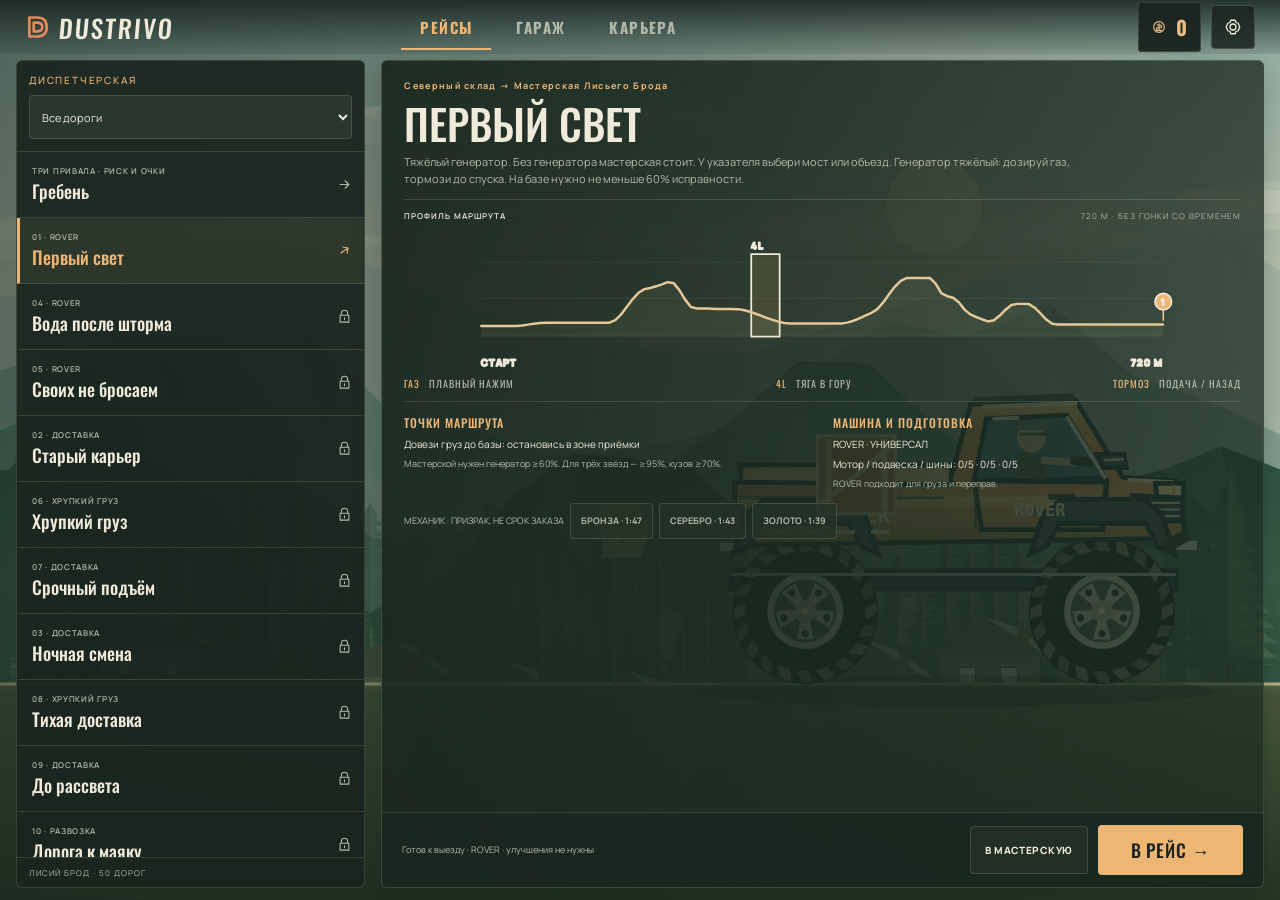
<file: game/assets/index.html>
<!doctype html><html lang="ru"><head><meta charset="utf-8"><meta name="viewport" content="width=device-width,initial-scale=1,maximum-scale=1,user-scalable=no,viewport-fit=cover"><meta name="theme-color" content="#12251f"><title>Dustrivo</title><link rel="preload" as="image" href="art/launch32.webp"><link rel="stylesheet" href="ui.css"></head><body>
<canvas id="world"></canvas><div class="scene-shade"></div><div id="screen-transition"></div>
<section id="boot" aria-label="Запуск Dustrivo" aria-busy="true">
 <img id="boot-art" src="art/launch32.webp" alt="" fetchpriority="high" decoding="async" aria-hidden="true">
 <div class="boot-shade" aria-hidden="true"></div>
 <div class="boot-top"><span>ROKIRU / СЕВЕРНЫЕ ДОРОГИ</span><span>0.33</span></div>
 <div class="boot-content"><span class="boot-kicker">ДОВЕЗИ ТО, ЧТО ВАЖНО</span><h1 class="boot-logo">DUSTRIVO</h1><div class="boot-rule" aria-hidden="true"></div><p class="boot-caption">Твой груз. Твой путь.<br>Дорога всё расставит по местам.</p></div>
 <footer class="boot-bottom"><div class="boot-readiness"><span id="boot-status" role="status" aria-live="polite">Готовим дорогу</span><progress id="boot-progress" max="3" value="0" aria-label="Подготовка игры"></progress></div><button id="boot-skip" disabled><b>ПОДГОТОВКА</b><span aria-hidden="true">→</span></button></footer>
</section><script src="boot32.js"></script>
<header id="app-header" class="hidden"><button class="wordmark" id="brand-home" aria-label="Главное меню"><svg viewBox="0 0 30 30"><path d="M4 24L12 15L17 20L26 5M18 5h8v8"/></svg><span>DUSTRIVO<small>ЛИСИЙ БРОД / ЭКСПЕДИЦИЯ</small></span></button><div class="header-actions"><span id="profile-badge" class="profile-badge"></span><span class="wallet"><span data-icon="coin"></span><b data-wallet>0</b></span><button id="settings-open" class="icon-button" aria-label="Настройки"><span data-icon="settings"></span></button></div></header>
<section id="home" class="page hidden">
<main class="expedition-home">
 <div class="home-left"><div class="eyebrow">ЛИСИЙ БРОД · СЕВЕРНЫЕ ДОРОГИ</div>
 <h1>ДОРОГА<br><span>НЕ ПРОЩАЕТ.</span></h1>
 <p class="home-copy">Довези то, что важно.<br>Груз настоящий. Риск — тоже.</p>
 <button id="play" class="main-play"><span data-icon="play"></span><span><b id="home-play-label">НАЧАТЬ РЕЙС</b><small id="home-current-route"></small></span><span data-icon="arrow"></span></button>
 <small id="saved-run-note" class="hidden"></small>
 <div class="home-secondary"><button id="routes-open"><span data-icon="map"></span> МАРШРУТЫ</button><button id="garage-open"><span data-icon="tools"></span> ГАРАЖ</button></div>
 </div>
 <div class="vehicle-caption"><span class="tiny">ЭКСПЕДИЦИОННЫЙ ТРАНСПОРТ</span><h2 id="home-vehicle-name"></h2><div class="tiny" id="home-vehicle-tag"></div><span class="vehicle-caption-rule"></span></div>
 <div id="home-work-summary"><span id="home-job-kind"></span><b id="home-weather"></b><small id="home-work-info"></small></div>
 <div class="home-record"><span class="tiny">РЕКОРД</span><b id="best-value"></b><span class="muted" id="home-deliveries"></span></div>
</main>
<footer class="bottom-bar"><span>ПЕРЕВОЗЧИК / 0.33 <i></i> ФИЗИКА ГРУЗА · 50 ДОРОГ</span><button id="more-open">БОРТОВОЙ ЖУРНАЛ <span data-icon="arrow"></span></button></footer>
</section>
<section id="more-menu" class="overlay hidden"><div class="dialog more-dialog"><div class="dialog-title"><h2>Твоя дорога</h2><button id="more-close" class="icon-button" aria-label="Закрыть"><span data-icon="close"></span></button></div><div class="more-actions"><button class="driver-note" id="journal-open"><img src="driver.svg" alt="Макс Гайка"><span><b>ПУТЕВОЙ ЖУРНАЛ</b><small id="story-progress-home"></small></span><span data-icon="arrow"></span></button><button id="settlement-open" class="career-card" aria-label="Карта восстановления посёлка"><small id="career-label"></small><b id="career-title"></b><p id="career-copy"></p><div class="career-track"><i id="career-progress"></i></div><span class="village-link">ПОСЁЛОК →</span></button><button id="stats-open"><span data-icon="chart"></span> ОТЧЁТ</button><button id="help-open"><span data-icon="help"></span> УПРАВЛЕНИЕ</button><button id="profiles-open"><span data-icon="map"></span> РЕЖИМ</button><span class="build-label" id="build-profile">СВОБОДНАЯ ЕЗДА</span><button id="about-open">ОБ ИГРЕ <span data-icon="arrow"></span></button></div></div></section>
<section id="routes" class="page hidden"><div class="page-title"><div><div class="eyebrow">ВЫБОР УРОВНЯ</div><h2>Выбери дорогу</h2></div><button id="world-map-open" class="secondary">КАРТА</button><button class="back-button" data-home><span data-icon="back"></span> НАЗАД</button></div><div class="route-browser"><div class="route-catalog"><div class="region-tabs"><button data-region="0" class="selected">СОСНОВЫЙ ПЕРЕВАЛ</button><button data-region="1">СТАРЫЙ КАРЬЕР</button><button data-region="2">НОЧНАЯ СМЕНА</button><button data-region="3">СОЛЁНЫЙ БЕРЕГ</button><button data-region="4">ТОПКИЙ ТРАКТ</button><button data-region="5">СЕВЕРНЫЙ ХРЕБЕТ</button></div><div class="order-filters"><button data-filter="all" class="selected">ВСЕ</button><button data-filter="logs">ЛЕСОВОЗ</button><button data-filter="liquid">ЦИСТЕРНА</button><button data-filter="stops">РАЗВОЗКА</button><button data-filter="challenge">ИСПЫТАНИЯ</button><span id="order-count"></span></div><div id="route-grid" class="route-grid" aria-label="Список дорог"></div></div><aside id="selected-order" aria-label="Выбранный заказ"><div id="selected-order-content"></div><button id="route-start" class="primary">ПРИНЯТЬ ЗАКАЗ <span data-icon="arrow"></span></button></aside></div></section>
<section id="garage" class="page hidden"><div class="page-title"><div><div class="eyebrow" id="garage-model">ROVER / УНИВЕРСАЛЬНЫЙ ПИКАП</div><h2>Гараж</h2></div><div class="garage-summary" id="garage-level">УРОВЕНЬ 1</div><button class="back-button" id="garage-close"><span data-icon="back"></span> НАЗАД</button></div><div id="vehicle-picker" class="vehicle-picker"></div><div class="garage-layout"><div class="garage-preview"><div id="workshop-summary"></div><div class="paint-panel"><button id="paint-open" class="paint-open">Цвет кузова →</button></div><div class="garage-stage-label" id="vehicle-description">ГОТОВ К ВЫЕЗДУ</div><div class="specs" id="vehicle-specs"></div></div><div id="upgrades" class="upgrades"></div></div><div class="page-bottom"><span id="garage-message" class="muted">Улучшения устанавливаются сразу и сохраняются на устройстве.</span><button id="garage-drive" class="primary">В ПУТЬ <span data-icon="arrow"></span></button></div></section>
<section id="settings" class="page hidden"><div class="page-title"><div><div class="eyebrow">ПОД ТЕБЯ</div><h2>Настройки</h2></div><button id="settings-close" class="back-button"><span data-icon="back"></span> НАЗАД</button></div><div class="settings-grid"><div class="settings-panel"><h3><span data-icon="sound"></span> Звук</h3><div class="setting"><span>Звук двигателя и событий<small>Можно выключить во время заезда</small></span><button id="sound-toggle" class="toggle" role="switch" aria-checked="true"><i></i></button></div><div class="setting"><span>Музыка дороги<small>Тихая мелодия в меню и в пути</small></span><button id="music-toggle" class="toggle" role="switch" aria-checked="true"><i></i></button></div><label class="volume-label" for="volume">Громкость <b id="volume-value">65%</b></label><input id="volume" type="range" min="0" max="100" value="65"><h3><span data-icon="pedal"></span> Управление</h3><div class="setting"><span>Большие педали<small>Для небольшого экрана</small></span><button id="pedal-toggle" class="toggle" role="switch" aria-checked="false"><i></i></button></div></div><div class="settings-panel"><h3><span data-icon="sun"></span> Графика</h3><div class="setting-label">Качество изображения</div><div class="segments" id="quality-buttons"><button data-quality="low">ЭКО</button><button data-quality="auto">АВТО</button><button data-quality="high">ВЫСОКОЕ</button></div><p id="quality-note">Авто подбирает чёткость под размер экрана.</p><div class="setting"><span>Пыль, частицы и свет<small>Выключи для более лёгкой отрисовки</small></span><button id="effects-toggle" class="toggle" role="switch" aria-checked="true"><i></i></button></div><div class="setting"><span>Подсказки рации<small>Короткие реплики под приборами</small></span><button id="radio-toggle" class="toggle" role="switch" aria-checked="true" aria-label="Подсказки рации"><i></i></button></div><div class="setting"><span>Машина твоего рекорда<small>Полупрозрачный ориентир из лучшего записанного рейса</small></span><button id="ghost-toggle" class="toggle" role="switch" aria-checked="true"><i></i></button></div><div class="setting"><span>Анимации меню<small>Переходы и движение в гараже</small></span><button id="motion-toggle" class="toggle" role="switch" aria-checked="true"><i></i></button></div></div></div><div class="page-bottom"><span class="muted">Изменения сохраняются автоматически.</span><button id="settings-done" class="primary">ГОТОВО <span data-icon="check"></span></button></div></section>
<section id="stats" class="page hidden"><div class="page-title"><div><div class="eyebrow">ТВОЯ ИСТОРИЯ</div><h2>Мой путь</h2></div><button class="back-button" data-home><span data-icon="back"></span> НАЗАД</button></div><div id="stats-summary" class="stats-summary"></div><div class="stats-table" id="stats-table"></div><div class="page-bottom"><span class="muted">Рекорды и улучшения хранятся на этом устройстве.</span><button id="stats-play" class="primary">НОВЫЙ ЗАЕЗД <span data-icon="arrow"></span></button></div></section>
<section id="hud" class="hidden"><div class="hud-top"><button id="pause" class="icon-button" aria-label="Пауза"><span data-icon="pause"></span></button><div class="trip"><div class="tiny" id="route-title">Сосновый перевал</div><div class="trip-distance"><b id="distance">0</b><span>м / <i id="target">540</i></span></div><div class="trip-progress"><i id="progress"></i></div></div><div class="cargo-indicator"><span class="tiny">ГРУЗ</span><div id="cargo"></div></div><div class="fuel"><span data-icon="fuel"></span><div><span class="tiny">ТОПЛИВО</span><div class="fuel-track"><i id="fuel-bar"></i></div><b id="fuel-number">100%</b></div></div><div class="run-coins"><span data-icon="coin"></span><b id="coins">0</b></div><button id="sound-run" class="icon-button" aria-label="Звук"><span data-icon="sound"></span></button></div><div class="order-status"><span id="order-goal">ДОСТАВКА</span><span id="vehicle-condition">МАШИНА 100%</span><span id="road-readout">БЕЗДОРОЖЬЕ</span><span id="weather-readout"></span><span id="engine-heat"></span><span id="liquid-readout"></span><span id="order-clock" class="hidden">ОСТАЛОСЬ <b id="order-countdown">0:45</b></span></div><div id="dispatch-card" class="hidden"><b id="dispatch-title"></b><p id="dispatch-copy"></p><div class="dispatch-track"><i id="dispatch-progress"></i></div><button id="dispatch-skip">ПОЕХАЛИ →</button></div><div id="toast" role="status"></div><aside id="navigation-panel"><span id="navigation-name"></span><b id="navigation-action"></b><div class="stop-track"><i id="navigation-progress"></i></div><canvas id="road-profile" width="360" height="80" aria-label="Рельеф впереди"></canvas></aside><aside id="stop-panel" class="hidden" aria-label="Следующая остановка"><span id="stop-label"></span><b id="stop-distance"></b><div class="stop-track"><i id="stop-progress"></i></div></aside><aside id="lesson" class="hidden" aria-live="polite"><div class="lesson-heading"><b id="lesson-title"></b><button id="lesson-next">ПРОПУСТИТЬ</button></div><p id="lesson-text"></p><div class="lesson-track"><i id="lesson-meter"></i></div></aside><aside id="driver-radio" class="hidden"><img src="driver.svg" alt=""><div><b>РАЦИЯ 17</b><p id="driver-radio-text"></p></div></aside><button id="winch-button" aria-label="Лебёдка"><span data-icon="tools"></span><span id="winch-count">ЛЕБЁДКА ×2</span></button><aside id="service-panel" class="hidden"><span id="service-label"></span><b id="service-distance"></b><div class="stop-track"><i id="service-progress"></i></div></aside><aside id="gate-panel" class="hidden"><span id="gate-label"></span><b id="gate-distance"></b><div class="stop-track"><i id="gate-progress"></i></div></aside><div id="hint"><span data-icon="help"></span><span>Перед подъёмом включи 4L. На спуске береги груз тормозом.</span></div><div class="pedals"><button id="brake" class="pedal brake" aria-label="Тормоз"><span class="pedal-grooves"></span><span data-icon="brake"></span><b>ТОРМОЗ</b><small>СНИЗИТЬ СКОРОСТЬ</small></button><button id="transfer-case" type="button" aria-label="Переключить пониженную передачу" aria-pressed="false"><span>РАЗДАТКА</span><b id="gear-value">4H</b><small id="gear-name">ДОРОГА</small></button><div class="dashboard"><svg class="speed-dial" viewBox="0 0 140 90" aria-hidden="true"><path d="M15 72A58 58 0 0 1 125 72"/><path class="gauge-warning" d="M106 29A58 58 0 0 1 125 72"/><g id="gauge-needle"><path d="M70 74L25 50"/><circle cx="70" cy="74" r="3"/></g></svg><div class="speed"><b id="speed">0</b><span>КМ/Ч</span></div><div id="load-stability"><span>ГРУЗ</span><div><i id="load-stability-fill"></i></div><b id="load-stability-label">СТАБИЛЕН</b></div><div class="speed-ticks"><i></i><i></i><i></i><i></i><i></i></div></div><button id="gas" class="pedal gas" aria-label="Газ"><span class="pedal-grooves"></span><span data-icon="gas"></span><b>ГАЗ</b><small>ДОЗИРУЙ ТЯГУ</small></button></div></section>
<section id="paused" class="overlay hidden"><div class="pause-scene dialog"><div class="eyebrow">МОЖНО ПЕРЕДОХНУТЬ</div><h2>На обочине</h2><p id="pause-copy">Заезд остановлен. Груз тебя подождёт.</p><button class="primary" id="resume">ПРОДОЛЖИТЬ <span data-icon="play"></span></button><div class="pause-row"><button class="secondary" id="restart"><span data-icon="restart"></span> ЗАНОВО</button><button class="secondary" id="pause-settings"><span data-icon="settings"></span> НАСТРОЙКИ</button></div><button class="secondary hidden" id="save-exit">СОХРАНИТЬ И В МЕНЮ</button><p id="pause-save-status" role="status"></p><button class="text-button" id="exit">ЗАВЕРШИТЬ И В МЕНЮ <span data-icon="back"></span></button><small>Собранные монеты сохранятся.</small></div></section>
<section id="replace-run" class="overlay hidden"><div class="dialog replace-run-dialog"><div class="eyebrow">НОВЫЙ СТАРТ</div><h2>Закончить текущий рейс?</h2><p id="replace-run-copy"></p><button class="primary" id="replace-run-cancel">ОСТАВИТЬ РЕЙС</button><button class="secondary" id="replace-run-confirm">ЗАКОНЧИТЬ И НАЧАТЬ НОВЫЙ</button></div></section>
<section id="result" class="overlay hidden"><div class="result-dialog dialog"><div class="result-content"><div class="eyebrow" id="result-label">ЗАЕЗД ЗАВЕРШЁН</div><h2 id="result-title">Груз на базе!</h2><div id="result-medals"></div><div id="result-stars" class="result-stars"></div><div id="result-goals" class="star-goals"></div><p id="result-text"></p><div class="result-stats"><div><small>ДИСТАНЦИЯ</small><b id="result-distance"></b></div><div><small id="result-cargo-label">ЯЩИКИ</small><b id="result-cargo"></b></div><div><small>НАГРАДА</small><b id="result-money"></b></div><div><small>ВРЕМЯ</small><b id="result-time"></b></div></div><div id="result-breakdown"></div><p id="result-unlock" class="result-unlock"></p></div><div class="result-actions"><button class="primary hidden" id="result-next">СЛЕДУЮЩИЙ ЗАКАЗ <span data-icon="arrow"></span></button><button class="primary" id="retry">ЕЩЁ ЗАЕЗД <span data-icon="restart"></span></button><button class="secondary" id="result-garage">ГАРАЖ <span data-icon="tools"></span></button><button class="text-button" id="result-home">В МЕНЮ</button></div></div></section>
<section id="help" class="overlay hidden"><div class="help-dialog dialog"><div class="dialog-title"><div><div class="eyebrow">ПЕРВЫЙ ЗАЕЗД</div><h2>Поймай равновесие</h2></div><button id="help-close" class="icon-button" aria-label="Закрыть"><span data-icon="close"></span></button></div><div class="help-grid"><div><span data-icon="gas"></span><h3>Газ справа</h3><p>Разгоняет машину. В воздухе поднимает нос.</p></div><div><span data-icon="brake"></span><h3>Тормоз слева</h3><p>Замедляет и наклоняет нос вниз. Почти остановился — включится задний ход.</p></div><div><span data-icon="cargo"></span><h3>Груз важнее скорости</h3><p>Отпускай газ на вершинах. За весь груз и езду без жёстких посадок — два знака и бонус +70 один раз на дороге.</p></div></div><div class="help-tip">Автоцистерна BRINE перевозит жидкость: три физические секции смещают массу при разгоне и торможении. Повреждённый кузов может дать утечку. Перекачка: отпусти газ, держи тормоз 2 секунды на площадке. Шлагбаум: остановись у поста, держи тормоз 1 секунду и дождись зелёного света.<br><br>Зелёная мастерская: остановись, отпусти газ и удерживай тормоз 2,2 секунды. Один раз за рейс: кузов +38%, бак +12%, охлаждение до 55°. При 104° двигатель теряет часть тяги; свободный ход его охлаждает. В гараже можно бесплатно выбрать настройку под рейс.<br><br>Лесовоз LARCH перевозит физические брёвна; в лесных заказах выбирай его. Лебёдка: две попытки за рейс, только на малой скорости и с опорой на землю. Она тянет машину вперёд физическим тросом. Топливо расходуется за путь и работу двигателя; канистры редкие, дают +18% или +12%.<br><br>Развозка: на жёлтой площадке отпусти газ и держи тормоз 1,3 секунды. Один ящик разгрузится, затем можно ехать дальше. В кузове остаётся меньше груза, а сданный груз отмечается зелёной галочкой. За все остановки — разовая премия +60.<br><br>В тест-драйве все дороги открыты и выдано 100 000 игровых монет. В аккуратном заказе нужен весь груз, в экспрессе следи за таймером. Монеты и канистры собираются автоматически. На компьютере: ← / →, пробел — пауза.</div><button id="lesson-repeat" class="secondary">УЧЕБНЫЙ ЗАЕЗД</button><button id="help-done" class="primary">ПОЕХАЛИ <span data-icon="arrow"></span></button></div></section>
<section id="world-map" class="overlay hidden"><div class="dialog atlas-dialog"><div class="dialog-title"><div><div class="eyebrow">СТАНЦИЯ 17 / СЕТЬ ДОРОГ</div><h2>Карта регионов</h2></div><button id="world-map-close" class="icon-button" aria-label="Закрыть"><span data-icon="close"></span></button></div><div id="atlas-picture"></div><p id="atlas-summary"></p></div></section><section id="setup-dialog" class="overlay hidden"><div class="dialog setup-dialog"><div class="dialog-title"><div><div class="eyebrow">ПОД ТВОЙ РЕЙС</div><h2>Настройка машины</h2></div><button id="setup-close" class="icon-button" aria-label="Закрыть"><span data-icon="close"></span></button></div><p id="setup-model"></p><div id="setup-options"></div><p class="muted">Настройка бесплатна. Сохраняется отдельно для каждой машины и режима игры.</p></div></section><section id="vehicle-buy" class="overlay hidden"><div class="dialog vehicle-buy-dialog"><div class="eyebrow">НОВАЯ МАШИНА</div><h2 id="vehicle-buy-name"></h2><p id="vehicle-buy-description"></p><div class="purchase-price" id="vehicle-buy-price"></div><p id="vehicle-buy-note"></p><div class="pause-row"><button id="vehicle-confirm" class="primary">КУПИТЬ</button><button id="vehicle-cancel" class="secondary">НАЗАД</button></div></div></section><section id="about" class="overlay hidden"><div class="about-dialog dialog"><div class="dialog-title"><div><div class="eyebrow">ROKIRU</div><h2>DUSTRIVO</h2></div><button id="about-close" class="icon-button" aria-label="Закрыть"><span data-icon="close"></span></button></div><p>Бездорожье, груз и машина, которую ты собираешь под себя.</p><div class="about-line"><b>Версия</b><span>0.33 · Тихая вода</span></div><div class="about-line"><b>Данные</b><span>Прогресс хранится только на устройстве</span></div><div class="about-line"><b>Подключение</b><span>Игра работает без интернета</span></div><div class="about-line"><b>Разработчик</b><span>Sergey Kempinen</span></div><div class="about-line"><b>Поддержка</b><span>arturovich2k19@gmail.com</span></div><details id="privacy-policy33"><summary>Политика конфиденциальности</summary><p>Редакция от 2 ноября 2026 года.</p><p>Разработчик и контакт по вопросам данных: Sergey Kempinen, arturovich2k19@gmail.com.</p><p>Dustrivo — офлайн-игра для Android. Для игры не нужны аккаунт, интернет или разрешения на доступ к контактам, местоположению, камере, микрофону и файлам пользователя. В игре нет рекламы, аналитики и покупок за реальные деньги. Игра не собирает и не передаёт разработчику персональные данные, идентификаторы устройства или сведения об использовании.</p><p>На устройстве сохраняются игровой прогресс, баланс игровых монет, купленные машины, улучшения, оснастка, рекорды, записи движения для личного призрака, настройки и незавершённая поездка. Эти данные нужны для продолжения игры и находятся в локальном хранилище приложения. Они хранятся до очистки данных или удаления приложения. Автоматическое резервное копирование Android отключено; облачная синхронизация не предусмотрена.</p><p>Чтобы удалить сохранения, откройте настройки Android → Приложения → Dustrivo → Хранилище → Очистить данные либо удалите приложение. Это удаляет прогресс обоих игровых профилей. Сохранения нельзя восстановить с сервера разработчика. Обновление с тем же пакетом и сертификатом сохраняет данные приложения; перед выпуском проверяется установка поверх предыдущей версии.</p><p>Если вы сами напишете в поддержку, разработчик получит адрес отправителя и содержимое письма через почтовый сервис. Они используются для ответа и решения описанной проблемы, хранятся в течение обработки обращения и необходимого последующего взаимодействия. Для запроса удаления переписки напишите на arturovich2k19@gmail.com. Не отправляйте пароли, ключи подписи и другие секреты. Обработка электронной почты также регулируется правилами вашего почтового сервиса и сервиса получателя.</p><p>Изменения этой политики включаются в новые версии игры. Текущая локальная копия доступна в разделе «Об игре». Вопросы о данных и работе игры можно направить разработчику по указанному адресу.</p></details><details><summary>Лицензии</summary><p>Planck.js 1.4.2 · MIT License.<br>Copyright (c) Erin Catto, Ali Shakiba.</p><pre class="license-text">The MIT License
Copyright (c) Erin Catto, Ali Shakiba

Permission is hereby granted, free of charge, to any person obtaining a copy
of this software and associated documentation files (the &quot;Software&quot;), to deal
in the Software without restriction, including without limitation the rights
to use, copy, modify, merge, publish, distribute, sublicense, and/or sell
copies of the Software, and to permit persons to whom the Software is
furnished to do so, subject to the following conditions:

The above copyright notice and this permission notice shall be included in all
copies or substantial portions of the Software.

THE SOFTWARE IS PROVIDED &quot;AS IS&quot;, WITHOUT WARRANTY OF ANY KIND, EXPRESS OR
IMPLIED, INCLUDING BUT NOT LIMITED TO THE WARRANTIES OF MERCHANTABILITY,
FITNESS FOR A PARTICULAR PURPOSE AND NONINFRINGEMENT. IN NO EVENT SHALL THE
AUTHORS OR COPYRIGHT HOLDERS BE LIABLE FOR ANY CLAIM, DAMAGES OR OTHER
LIABILITY, WHETHER IN AN ACTION OF CONTRACT, TORT OR OTHERWISE, ARISING FROM,
OUT OF OR IN CONNECTION WITH THE SOFTWARE OR THE USE OR OTHER DEALINGS IN THE
SOFTWARE.
</pre><p></p></details><button id="about-done" class="primary">НА ДОРОГУ <span data-icon="arrow"></span></button></div></section>
<section id="briefing" class="overlay hidden"><div class="briefing-dialog dialog"><div class="briefing-stripe">ДИСПЕТЧЕРСКАЯ / СТАНЦИЯ 17</div><div class="briefing-layout"><div class="briefing-driver"><img src="driver.svg" alt="Макс Гайка Волков"><b>МАКС «ГАЙКА»</b><small>ПИКАП / РАЦИЯ 17</small></div><div class="briefing-copy"><div class="eyebrow" id="briefing-chapter"></div><h2 id="briefing-title"></h2><p id="briefing-radio"></p><blockquote id="briefing-reply"></blockquote><div class="manifest-list" id="briefing-manifest"></div><div id="briefing-goals" class="star-goals"></div></div></div><div class="briefing-actions"><button id="briefing-cancel" class="secondary">НАЗАД</button><button id="briefing-drive" class="primary">ЗАВЕСТИ МОТОР <span data-icon="arrow"></span></button></div></div></section><section id="journal" class="overlay hidden"><div class="journal-dialog dialog"><div class="dialog-title"><div><div class="eyebrow">ПУТЕВОЙ ЖУРНАЛ МАКСА</div><h2>СТАНЦИЯ 17</h2></div><button id="journal-close" class="icon-button" aria-label="Закрыть"><span data-icon="close"></span></button></div><p id="journal-intro"></p><div class="journal-jobs" id="journal-jobs"></div><div id="journal-ending"></div></div></section><section id="profiles" class="overlay hidden"><div class="dialog profiles-dialog"><div class="dialog-title"><div><div class="eyebrow">ТВОЯ ДОРОГА</div><h2>Выбери режим</h2></div><button id="profiles-close" class="icon-button" aria-label="Закрыть"><span data-icon="close"></span></button></div><p id="profile-current"></p><div class="profile-cards"><button data-profile="career"><span>01 / ИСТОРИЯ</span><h3>КАРЬЕРА</h3><p>Старый пикап, пустой кошелёк. Выполняй рейсы, улучшай машину и верни свет в Лисий Брод.</p><b>В КАРЬЕРУ →</b></button><button data-profile="test"><span>02 / СВОБОДА</span><h3>СВОБОДНАЯ ЕЗДА</h3><p>Все дороги и окраски открыты. Твой прежний прогресс, машины и тестовые монеты.</p><b>МОЙ ТЕСТ-ДРАЙВ →</b></button></div><p class="muted">У режимов отдельные сохранения. Переключение ничего не стирает.</p></div></section><section id="village" class="overlay hidden"><div class="dialog village-dialog"><div class="dialog-title"><div><div class="eyebrow">ЛИСИЙ БРОД / ПОСЛЕ ШТОРМА</div><h2>Дорога возвращает жизнь</h2></div><button id="village-close" class="icon-button" aria-label="Закрыть"><span data-icon="close"></span></button></div><div id="village-progress"></div><div id="village-map"></div><p id="village-next"></p></div></section><section id="paint-dialog" class="overlay hidden"><div class="dialog paint-dialog"><div class="dialog-title"><div><div class="eyebrow">ТВОЯ МАШИНА</div><h2>Окраска кузова</h2></div><button id="paint-close" class="icon-button" aria-label="Закрыть"><span data-icon="close"></span></button></div><div id="paint-options"></div><p>В карьере цвета открываются за 2, 5, 9, 12 и 16 разных рейсов.</p></div></section><div id="rotate"><span data-icon="rotate"></span><b>Поверни телефон</b><p>Твоя дорога — на широком экране.</p></div>
<script src="planck.min.js"></script><script src="crossing-physics.js"></script><script src="first-light-model.js"></script><script src="water-run-model.js"></script><script src="recovery-model.js"></script><script src="dispatch-terms24.js"></script><script src="restoration24.js"></script><script src="ridge25-model.js"></script><script src="ridge28-model.js"></script><script src="courses26-model.js"></script><script src="driving27-model.js"></script><script src="logistics29-model.js"></script><script src="pace30-model.js"></script><script src="fleet31-model.js"></script>
<script src="physics.js"></script><script src="story.js"></script><script src="road-audio.js"></script><script src="coach.js"></script><script src="career.js"></script><script src="dispatch.js"></script><script src="deliveries.js"></script><script src="work-orders.js"></script><script src="workshop.js"></script><script src="tanker.js"></script><script src="atlas.js"></script><script src="navigation.js"></script><script src="ghost.js"></script><script src="data-store.js"></script><script src="run-checkpoint.js"></script><script src="pedal-input.js"></script><script src="run-session.js"></script><script src="game.js"></script><script src="expedition-render.js"></script><script src="render.js"></script><script src="scenery-sprites.js"></script><script src="scenery-detail.js"></script><script src="vehicles-render.js"></script><script src="forestry-render.js"></script><script src="roadside-render.js"></script><script src="tanker-render.js"></script><script src="crossing-render.js"></script><script src="premium-render.js"></script><script src="expedition-ui.js"></script><script src="depot-art20.js"></script><script src="journey20.js"></script><script src="first-light-render.js"></script><script src="first-light-ui.js"></script><script src="water-run-render.js"></script><script src="water-run-ui.js"></script><script src="recovery-render.js"></script><script src="recovery-ui.js"></script><script src="opening24.js"></script><script src="ridge25-render.js"></script><script src="ridge28-ui.js"></script><script src="simple25.js"></script><script src="courses26-ui.js"></script><script src="driving27-ui.js"></script><script src="mechanic29.js"></script><script src="mechanic30.js"></script><script src="hub29.js"></script><script src="driving29-ui.js"></script><script src="fleet31-ui.js"></script>
<script src="fleet31-render.js"></script>
</body></html>
</file>
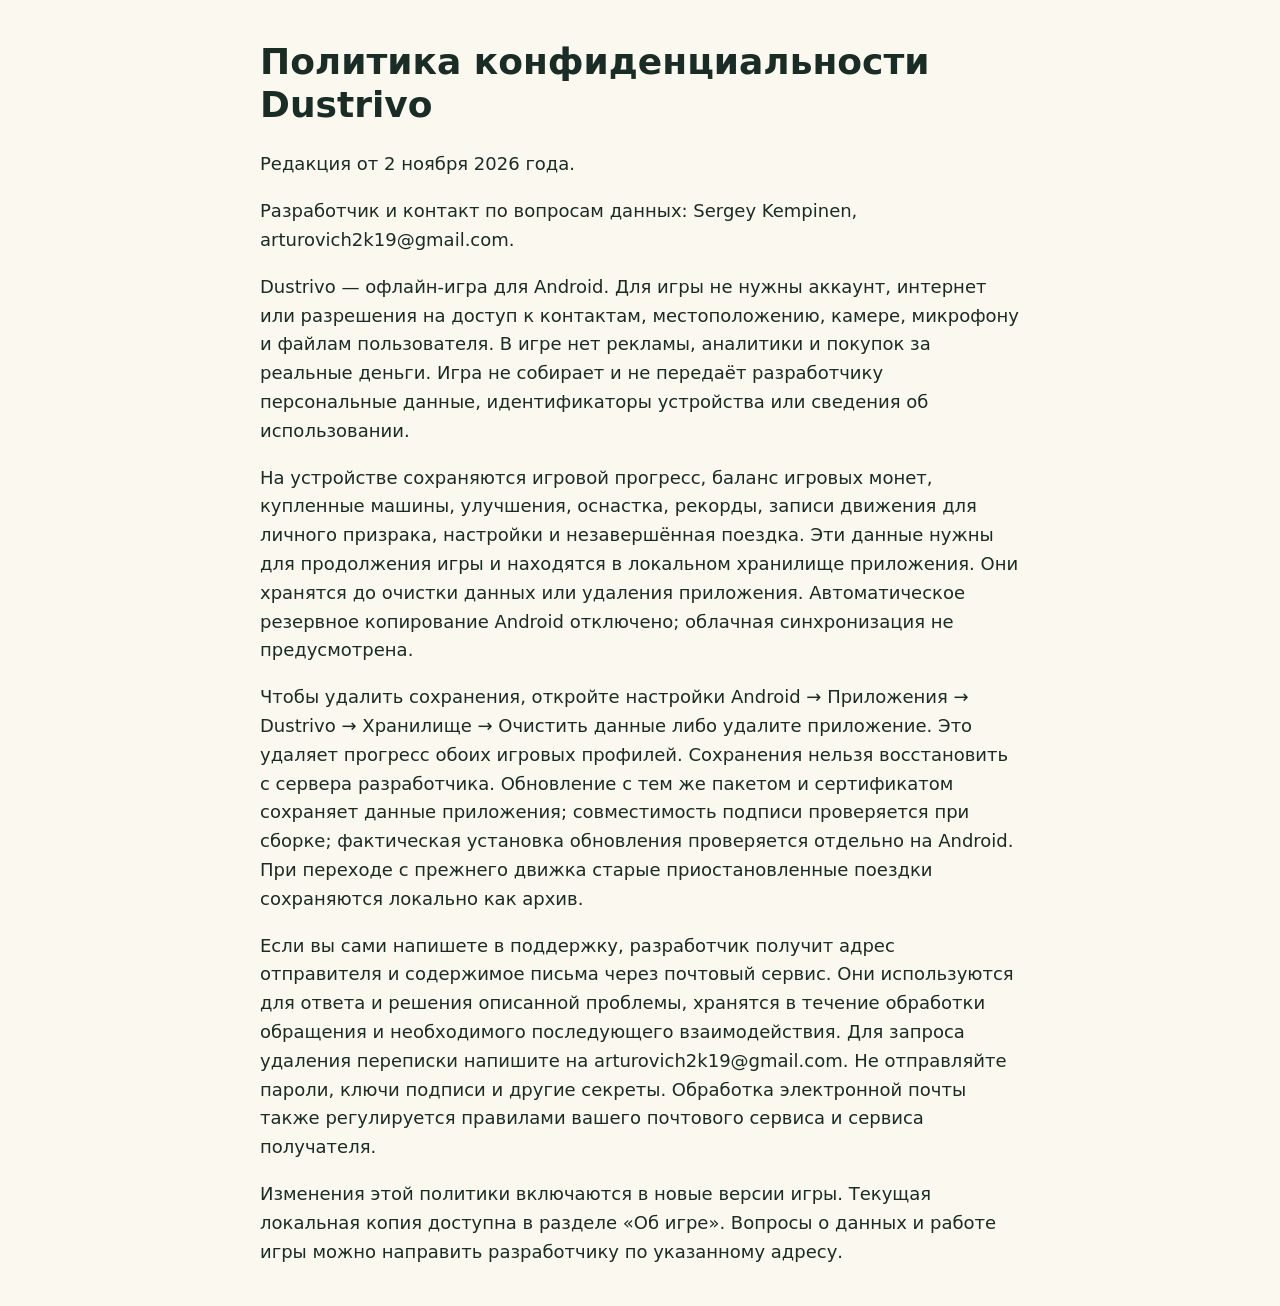
<file: docs/release/privacy-policy.html>
<!doctype html><html lang="ru"><meta charset="utf-8"><meta name="viewport" content="width=device-width,initial-scale=1"><title>Политика конфиденциальности Dustrivo</title><style>body{font:18px/1.6 system-ui;max-width:760px;margin:40px auto;padding:0 20px;color:#192c25;background:#faf8ef}h1{line-height:1.2}</style><main><h1>Политика конфиденциальности Dustrivo</h1><p>Редакция от 2 ноября 2026 года.</p><p>Разработчик и контакт по вопросам данных: Sergey Kempinen, arturovich2k19@gmail.com.</p><p>Dustrivo — офлайн-игра для Android. Для игры не нужны аккаунт, интернет или разрешения на доступ к контактам, местоположению, камере, микрофону и файлам пользователя. В игре нет рекламы, аналитики и покупок за реальные деньги. Игра не собирает и не передаёт разработчику персональные данные, идентификаторы устройства или сведения об использовании.</p><p>На устройстве сохраняются игровой прогресс, баланс игровых монет, купленные машины, улучшения, оснастка, рекорды, записи движения для личного призрака, настройки и незавершённая поездка. Эти данные нужны для продолжения игры и находятся в локальном хранилище приложения. Они хранятся до очистки данных или удаления приложения. Автоматическое резервное копирование Android отключено; облачная синхронизация не предусмотрена.</p><p>Чтобы удалить сохранения, откройте настройки Android → Приложения → Dustrivo → Хранилище → Очистить данные либо удалите приложение. Это удаляет прогресс обоих игровых профилей. Сохранения нельзя восстановить с сервера разработчика. Обновление с тем же пакетом и сертификатом сохраняет данные приложения; совместимость подписи проверяется при сборке; фактическая установка обновления проверяется отдельно на Android. При переходе с прежнего движка старые приостановленные поездки сохраняются локально как архив.</p><p>Если вы сами напишете в поддержку, разработчик получит адрес отправителя и содержимое письма через почтовый сервис. Они используются для ответа и решения описанной проблемы, хранятся в течение обработки обращения и необходимого последующего взаимодействия. Для запроса удаления переписки напишите на arturovich2k19@gmail.com. Не отправляйте пароли, ключи подписи и другие секреты. Обработка электронной почты также регулируется правилами вашего почтового сервиса и сервиса получателя.</p><p>Изменения этой политики включаются в новые версии игры. Текущая локальная копия доступна в разделе «Об игре». Вопросы о данных и работе игры можно направить разработчику по указанному адресу.</p></main></html>
</file>
<file: game/assets/ui.css>
/* Dustrivo UI: shared tokens, legacy saved-game selectors, then the unified shell. */

/* style compatibility styles */
*{box-sizing:border-box;-webkit-tap-highlight-color:transparent}html,body{margin:0;height:100%;overflow:hidden;background:var(--ink);color:var(--paper);font-family:system-ui,-apple-system,Arial,sans-serif;user-select:none;touch-action:none}button{font:inherit;color:inherit;cursor:pointer;border:0;background:transparent;touch-action:none}button:focus-visible,input:focus-visible{outline:2px solid #ffda9a;outline-offset:4px}button:active{transform:translateY(2px)}button:disabled{cursor:default;opacity:.45}.hidden{display:none!important}svg{width:20px;height:20px;fill:none;stroke:currentColor;stroke-width:1.7;stroke-linecap:round;stroke-linejoin:round;display:block}[data-icon]{display:inline-flex;align-items:center;justify-content:center;flex-shrink:0}#world{position:absolute;inset:0;width:100%;height:100%}.scene-shade{position:absolute;inset:0;pointer-events:none;background:linear-gradient(90deg,#101b2699,transparent 65%),linear-gradient(0deg,#101b26a1,transparent 22%)}#screen-transition{position:absolute;z-index:30;inset:0;background:#101b26;opacity:0;pointer-events:none;transition:opacity .16s}#screen-transition.show{opacity:1}#app-header{position:absolute;z-index:4;top:0;left:0;right:0;height:76px;padding:18px max(28px,var(--safe-right,env(safe-area-inset-right)));display:flex;align-items:center;justify-content:space-between;pointer-events:none}#app-header button{pointer-events:auto}.wordmark{display:flex;gap:10px;align-items:center;padding:0;text-align:left}.wordmark>svg{width:32px;height:32px;color:var(--orange);stroke-width:2.8}.wordmark>span{font-size:21px;font-weight:950;letter-spacing:2.1px}.wordmark small{display:block;font-size:6px;letter-spacing:3.1px;color:#c7bba1;margin-top:4px}.header-actions{display:flex;align-items:center;gap:12px}.wallet{display:flex;align-items:center;gap:9px;padding:10px 16px;background:#12242ebb;border:1px solid #ccd8cc26;border-radius:30px;color:var(--gold)}.wallet svg{width:16px;height:16px}.wallet b{font-size:16px;font-variant-numeric:tabular-nums}.icon-button{display:grid;place-items:center;width:40px;height:40px;border:1px solid var(--line);border-radius:12px;background:#132733b8}.icon-button svg{width:18px;height:18px}.page{position:absolute;inset:0;padding:86px max(28px,var(--safe-right,env(safe-area-inset-right))) 18px;display:flex;flex-direction:column;animation:enter-page .35s ease-out}@keyframes enter-page{from{opacity:0;transform:translateY(9px)}to{opacity:1;transform:none}}.eyebrow{display:flex;align-items:center;gap:8px;font-size:9px;letter-spacing:2px;font-weight:750;color:var(--orange)}.eyebrow i{width:5px;height:5px;background:var(--orange);border-radius:50%;box-shadow:0 0 14px #efb777}.tiny{font-size:8px;letter-spacing:1.6px;color:var(--muted);font-weight:650}.muted{color:var(--muted);font-size:10px;line-height:1.5}.home-layout{flex:1;position:relative;display:flex;align-items:center}.home-left{width:47%;z-index:2}.home-left h1{font-size:clamp(29px,4.1vw,54px);line-height:1.08;letter-spacing:-1.7px;margin:15px 0 13px;font-weight:850}.home-left h1>span{color:#ead8b8}.home-description{color:#afbabc;font-size:12px;line-height:1.7;margin-bottom:24px}.main-play{display:flex;align-items:center;gap:16px;min-width:260px;width:75%;max-width:330px;padding:16px 20px;background:linear-gradient(125deg,#ffcf84,#d98e48);border:1px solid #ffe2a177;border-radius:14px;color:#242c31;text-align:left;box-shadow:0 6px 0 #926138,0 12px 28px #080f1c66}.main-play>span:first-child svg{width:26px;height:26px;fill:currentColor;stroke:none}.main-play>span:nth-child(2){font-weight:900;font-size:15px;letter-spacing:2px}.main-play small{display:block;font-size:9px;font-weight:550;letter-spacing:.2px;margin-top:5px;opacity:.75}.main-play>span:last-child{margin-left:auto}.home-secondary{display:flex;gap:10px;margin-top:18px}.home-secondary button{display:flex;gap:8px;align-items:center;font-size:9px;font-weight:750;letter-spacing:1px;padding:11px 16px;border:1px solid #ccdec72b;border-radius:10px;background:#132832bb}.home-secondary svg{width:16px;height:16px;color:#d6cbaa}.vehicle-caption{position:absolute;right:4%;top:2%;text-align:left}.vehicle-caption h2{font-size:18px;letter-spacing:2px;margin:5px 0 8px}.vehicle-caption .vehicle-line{width:145px;height:1px;background:linear-gradient(90deg,var(--orange),transparent)}.vehicle-caption p{font-size:8px;letter-spacing:.6px;color:var(--muted)}.home-record{position:absolute;right:4%;bottom:2%;display:flex;align-items:center;gap:14px}.home-record b{font-size:21px;font-variant-numeric:tabular-nums}.home-record .tiny{max-width:75px;line-height:1.6}.home-record .muted{font-size:9px}.bottom-bar{border-top:1px solid var(--line);display:flex;align-items:center;gap:24px;height:42px;margin-top:20px}.bottom-bar button{display:flex;align-items:center;gap:8px;font-size:8px;letter-spacing:1px;color:#b4bec1;font-weight:650}.bottom-bar svg{width:15px;height:15px}.build-label{font-size:7px;color:#748e94;letter-spacing:1.4px;margin-left:auto}.bottom-bar>button:last-child{margin-left:10px}.page-title{display:flex;align-items:center;gap:18px;padding:0 0 16px}.page-title>div:first-child{margin-right:auto}.page-title h2{font-size:30px;font-weight:800;letter-spacing:-.8px;margin:5px 0 0}.back-button{font-size:9px;font-weight:700;letter-spacing:1px;display:flex;gap:8px;align-items:center;background:#132731b3;border:1px solid var(--line);border-radius:10px;padding:10px 15px}.back-button svg{width:16px;height:16px}.page-bottom{display:flex;justify-content:space-between;align-items:center;gap:18px;margin-top:18px}.primary,.secondary{display:inline-flex;align-items:center;justify-content:center;gap:15px;font-size:10px;letter-spacing:1px;font-weight:850;padding:13px 20px;border-radius:11px;white-space:nowrap}.primary{background:linear-gradient(120deg,#ffd080,#e3a05a);border:1px solid #fbe1a760;color:#172635;box-shadow:0 4px 0 #85572e}.primary svg,.secondary svg{width:17px;height:17px}.secondary{background:#1c333f;border:1px solid var(--line);color:var(--paper)}.text-button{display:flex;align-items:center;justify-content:center;gap:9px;color:var(--muted);font-size:9px;letter-spacing:1px;padding:10px}.text-button svg{width:15px;height:15px}body[data-page="routes"] .scene-shade,body[data-page="settings"] .scene-shade,body[data-page="stats"] .scene-shade{background:#0e1d2edb}.route-grid{display:grid;grid-template-columns:repeat(3,1fr);gap:15px;flex:1;min-height:0}.route-card{position:relative;display:flex;flex-direction:column;text-align:left;background:#182d37;border:1px solid #bdd3cd20;border-radius:18px;overflow:hidden;padding:0}.route-card.selected{border-color:#ffc97988;box-shadow:0 0 0 2px #ffbc5b1a}.route-art{position:relative;width:100%;height:44%;min-height:75px;background:#52777d;overflow:hidden}.route-art svg{position:absolute;inset:0;width:100%;height:100%;stroke:none}.route-art:after{content:'';position:absolute;inset:0;background:linear-gradient(0deg,#182d37,transparent 90%)}.route-status{position:absolute;top:12px;left:12px;z-index:1;background:#142932c9;border:1px solid #dde1c822;color:#ecd5a4;border-radius:7px;padding:5px 7px;font-size:7px;letter-spacing:1px}.route-body{padding:0 17px 13px;flex:1;display:flex;flex-direction:column}.route-body .route-top{display:flex;align-items:center;justify-content:space-between;gap:5px}.route-num{font-size:9px;color:var(--orange);letter-spacing:2px}.route-difficulty{font-size:7px;color:#91aaa9}.route-body h3{font-size:16px;margin:7px 0 7px;letter-spacing:-.4px}.route-description{font-size:9px;line-height:1.55;color:var(--muted);margin:0 0 10px}.route-info{display:flex;gap:13px;align-items:center;font-size:8px;color:#dfd9c8}.route-info>span{display:flex;align-items:center;gap:5px}.route-info svg{height:12px;width:12px;color:var(--muted)}.route-reward{display:flex;align-items:center;justify-content:space-between;gap:8px;margin-top:auto;padding-top:11px;border-top:1px solid #a0bfb11a;color:var(--gold);font-size:13px;font-weight:800}.route-reward small{font-size:7px;font-weight:650;color:var(--muted);letter-spacing:.8px}.stars{display:flex;gap:3px;color:#53686f}.stars .on{color:var(--gold)}.stars svg{width:13px;height:13px;fill:currentColor;stroke:none}.garage-summary{font-size:9px;letter-spacing:1.5px;color:var(--gold);border:1px solid #f2c7702b;background:#4e45372b;padding:9px 12px;border-radius:8px}.garage-layout{display:flex;gap:25px;flex:1;min-height:0}.garage-preview{width:40%;display:flex;flex-direction:column;justify-content:space-between;padding:12px 10px}.garage-stage-label{font-size:7px;letter-spacing:2px;color:#98b8ae}.specs{display:grid;gap:8px}.spec{display:flex;align-items:center;gap:10px;font-size:8px;color:#b6c4bf}.spec>span{width:72px}.spec>div{height:3px;background:#30444b;width:100px;border-radius:3px}.spec>div i{display:block;height:100%;background:linear-gradient(90deg,#779997,#e5b470)}.spec b{font-size:8px;color:var(--gold)}.upgrades{flex:1;display:flex;flex-direction:column;gap:10px}.upgrade{display:flex;align-items:center;gap:15px;padding:14px 16px;border-radius:14px;border:1px solid #a8c0be25;background:linear-gradient(130deg,#203844f2,#162c35f2);box-shadow:0 4px 14px #0c182322}.upgrade-icon{display:grid;place-items:center;border:1px solid #d4b16b38;background:#3a42392b;color:var(--orange);width:42px;height:42px;border-radius:10px}.upgrade-icon svg{width:25px;height:25px}.upgrade-info{flex:1}.upgrade h3{font-size:13px;letter-spacing:.2px;margin:0 0 4px}.upgrade p{font-size:8px;color:var(--muted);margin:0 0 9px;line-height:1.4}.upgrade-level{display:flex;align-items:center;gap:10px}.bars{display:flex;gap:3px;width:110px}.bars i{height:4px;flex:1;border-radius:3px;background:#375059}.bars i.on{background:var(--gold)}.upgrade-level span{font-size:7px;color:var(--muted)}.upgrade button{font-size:9px;font-weight:800;letter-spacing:.6px;min-width:100px;padding:10px 12px;border-radius:9px;background:#d9b16b;color:#142832}.upgrade button small{font-size:6px;display:block;letter-spacing:.6px;margin-top:4px}.upgrade.installed{animation:install-flash .5s ease}@keyframes install-flash{50%{box-shadow:0 0 30px #d8b26555;border-color:var(--gold)}}.settings-grid{display:grid;grid-template-columns:1fr 1fr;gap:18px;flex:1;min-height:0}.settings-panel{border:1px solid var(--line);background:#182d37e8;border-radius:17px;padding:17px 20px;overflow-y:auto}.settings-panel h3{display:flex;gap:9px;align-items:center;font-size:13px;margin:0 0 13px;color:#e5d5b6}.settings-panel h3:not(:first-child){margin-top:18px}.settings-panel h3 svg{width:18px;height:18px;color:var(--orange)}.setting{display:flex;align-items:center;justify-content:space-between;gap:15px;font-size:10px;margin:12px 0}.setting small{display:block;font-size:8px;color:var(--muted);margin-top:5px}.toggle{width:37px;height:21px;border:1px solid #8ea8a344;border-radius:12px;background:#28404b;padding:3px;flex-shrink:0}.toggle i{display:block;width:13px;height:13px;background:#b4c2be;border-radius:50%;transition:transform .2s}.toggle[aria-checked="true"]{background:#d5aa68;border-color:#f6ca81}.toggle[aria-checked="true"] i{transform:translateX(15px);background:#172b32}.volume-label{display:flex;justify-content:space-between;font-size:9px;margin:15px 0 6px;color:var(--muted)}input[type=range]{width:100%;height:5px;accent-color:var(--gold);cursor:pointer;touch-action:pan-x}.setting-label{font-size:9px;color:var(--muted);margin-bottom:9px}.segments{display:flex;background:#10232e;border:1px solid var(--line);border-radius:9px;padding:3px;gap:3px}.segments button{flex:1;font-size:8px;letter-spacing:.7px;padding:9px 6px;border-radius:6px;color:var(--muted)}.segments button.selected{background:#d2b47b;color:#172635;font-weight:800}.settings-panel>p{font-size:8px;line-height:1.5;color:var(--muted)}.stats-summary{display:grid;grid-template-columns:repeat(4,1fr);gap:13px;margin-bottom:15px}.stats-summary>div{background:#192f39e6;border:1px solid var(--line);border-radius:13px;padding:15px 16px}.stats-summary small{font-size:7px;letter-spacing:1.4px;color:var(--muted);display:block}.stats-summary b{font-size:25px;display:block;margin-top:7px;font-variant-numeric:tabular-nums;color:var(--gold)}.stats-table{border:1px solid var(--line);border-radius:14px;background:#162b35e6;padding:6px 18px;flex:1}.stats-row{display:grid;grid-template-columns:1.8fr 1fr 1fr .7fr;align-items:center;padding:12px 0;gap:10px;font-size:11px;border-bottom:1px solid var(--line)}.stats-row:last-child{border:0}.stats-row.heading{font-size:7px;letter-spacing:1px;color:var(--muted)}.stats-row>span:last-child{justify-self:end}.overlay{position:absolute;inset:0;z-index:12;background:#091522da;backdrop-filter:blur(7px);display:grid;place-items:center;padding:20px;animation:enter-page .25s}.dialog{background:linear-gradient(125deg,#213540,#122631);border:1px solid #d6dfbe25;border-radius:22px;box-shadow:0 22px 80px #050e1b77;padding:25px;max-height:94vh;overflow:auto;max-width:94vw}.dialog h2{font-size:32px;font-weight:850;letter-spacing:-1px;margin:9px 0 12px}.dialog p{font-size:11px;color:var(--muted);line-height:1.6}.pause-scene{width:385px;text-align:center}.pause-scene>.eyebrow{justify-content:center}.pause-scene>.primary{width:100%;margin-top:10px}.pause-row{display:flex;gap:9px;margin:14px 0}.pause-row .secondary{flex:1;padding:11px 7px;font-size:8px;gap:7px}.pause-scene .text-button{width:100%;margin-top:5px}.pause-scene>small{font-size:8px;color:#748d95}.result-dialog{width:595px;text-align:center}.result-dialog>.eyebrow{justify-content:center}.result-dialog h2{font-size:38px;margin-bottom:4px}.result-stars{display:flex;justify-content:center;gap:8px;color:#455e67;margin:10px 0}.result-stars .on{color:var(--gold);filter:drop-shadow(0 0 8px #e8b76533)}.result-stars svg{width:23px;height:23px;fill:currentColor;stroke:none}.result-stats{display:grid;grid-template-columns:repeat(4,1fr);border-block:1px solid var(--line);padding:16px 0;margin:17px 0}.result-stats small{font-size:7px;letter-spacing:1.2px;color:var(--muted)}.result-stats b{display:block;margin-top:6px;font-size:22px;font-variant-numeric:tabular-nums}.result-stats>div:nth-child(3) b{color:var(--gold)}.result-actions{display:flex;align-items:center;justify-content:center;gap:10px}.result-actions .primary,.result-actions .secondary{font-size:9px;padding:12px 15px;gap:10px}.dialog-title{display:flex;align-items:center;gap:20px;justify-content:space-between}.help-dialog{width:650px}.help-grid{display:grid;grid-template-columns:repeat(3,1fr);gap:15px;margin-top:15px}.help-grid>div{padding:14px;border:1px solid var(--line);border-radius:12px;background:#152c3666}.help-grid svg{width:25px;height:25px;color:var(--orange)}.help-grid h3{font-size:12px;margin:12px 0 5px}.help-grid p{font-size:10px}.help-tip{font-size:9px;line-height:1.6;color:var(--muted);margin:16px 0}.about-dialog{width:480px}.about-line{display:flex;justify-content:space-between;gap:15px;padding:11px 0;border-bottom:1px solid var(--line);font-size:10px}.about-line>span{font-size:9px;color:var(--muted)}details{margin:17px 0;font-size:10px;color:var(--muted)}#hud{position:absolute;inset:0;padding:13px max(18px,var(--safe-right,env(safe-area-inset-right)));pointer-events:none}#hud button{pointer-events:auto}.hud-top{display:flex;align-items:flex-start;gap:13px}.trip{width:185px;background:#102633ca;border:1px solid #d0dfcb25;border-radius:12px;padding:10px 13px}.trip .tiny{font-size:7px;letter-spacing:1px;color:#c3c8b8}.trip-distance{display:flex;align-items:baseline;gap:9px;margin-top:3px}.trip-distance b{font-size:25px;line-height:1.1;font-variant-numeric:tabular-nums}.trip-distance>span{font-size:8px;color:var(--muted)}.trip-distance i{font-style:normal}.trip-progress{height:2px;background:#46637366;margin-top:7px;border-radius:3px}.trip-progress i{height:100%;display:block;background:var(--gold);width:0}.cargo-indicator{padding:10px 13px;background:#102633ca;border:1px solid #d0dfcb25;border-radius:12px}.cargo-indicator>.tiny{font-size:7px;display:block}.cargo-indicator>div{display:flex;gap:4px;margin-top:8px}.cargo-indicator svg{width:17px;height:17px;color:var(--gold)}.cargo-indicator .lost{opacity:.22}.fuel{display:flex;gap:8px;align-items:center;background:#102633b8;border:1px solid #d0dfcb25;padding:10px 12px;border-radius:12px}.fuel>span{color:var(--orange)}.fuel svg{width:18px;height:18px}.fuel .tiny{font-size:6px;display:block;margin-bottom:7px}.fuel-track{width:85px;height:4px;background:#4a637066;border-radius:3px;overflow:hidden}.fuel-track i{height:100%;display:block;background:var(--gold);width:100%}.run-coins{display:flex;align-items:center;gap:9px;margin-left:auto;background:#102633ca;border:1px solid #d0dfcb25;padding:12px;border-radius:12px;color:var(--gold)}.run-coins b{font-size:17px;font-variant-numeric:tabular-nums}.run-coins svg{width:16px;height:16px}#toast{position:absolute;top:128px;left:0;right:0;text-align:center;font-size:13px;letter-spacing:.3px;color:var(--gold);font-weight:800;text-shadow:0 2px 6px #101d26;opacity:0;transition:opacity .2s}#hint{position:absolute;top:94px;left:50%;transform:translateX(-50%);padding:9px 14px;display:flex;gap:8px;align-items:center;white-space:nowrap;max-width:90%;background:#102633c2;border:1px solid #d0dfcb25;border-radius:9px;font-size:9px;color:#e6ddc8}#hint svg{width:14px;height:14px;color:var(--orange)}.pedals{position:absolute;bottom:16px;left:max(18px,var(--safe-left,env(safe-area-inset-left)));right:max(18px,var(--safe-right,env(safe-area-inset-right)));display:flex;justify-content:space-between;align-items:flex-end}.pedal{width:130px;height:116px;border-radius:18px;display:flex;flex-direction:column;align-items:center;justify-content:center;border:1px solid #cee1d63a;position:relative;box-shadow:0 6px 0 #071923;overflow:hidden;background:linear-gradient(130deg,#304e5aee,#142e3aee)}.pedal [data-icon]>svg{width:26px;height:26px;margin-bottom:6px;color:#cfddd8}.pedal b{font-size:11px;letter-spacing:2px;font-weight:800}.pedal small{font-size:6px;letter-spacing:1.6px;margin-top:7px;color:#a6babd}.gas{background:linear-gradient(140deg,#f5c778,#c48747);color:#1e2b35;border-color:#ffe4b675;box-shadow:0 6px 0 #7c5636}.gas [data-icon]>svg,.gas small{color:#273338}.pedal-grooves{position:absolute;inset:7px 12px auto;height:5px;background:repeating-linear-gradient(90deg,#132c3822 0 2px,transparent 2px 8px);border-radius:8px}.pedal.pressed{transform:translateY(4px);box-shadow:0 2px 0 #071923;filter:brightness(1.1)}.dashboard{display:flex;flex-direction:column;align-items:center;gap:9px;background:linear-gradient(0deg,#102333cc,transparent);padding:12px 24px 2px}.speed{display:flex;gap:8px;align-items:baseline}.speed b{font-size:29px;color:#ede2c9;font-variant-numeric:tabular-nums;font-weight:750;line-height:1}.speed span{font-size:6px;letter-spacing:1.5px;color:var(--muted)}.speed-ticks{display:flex;gap:5px}.speed-ticks i{height:3px;width:13px;border-radius:2px;background:#d3b67766}.pedals.big .pedal{width:156px;height:134px}.pedals.big .pedal b{font-size:12px}#rotate{display:none;position:absolute;inset:0;z-index:100;align-items:center;justify-content:center;flex-direction:column;background:#101b26f8}#rotate svg{width:65px;height:65px;color:var(--gold);margin-bottom:20px}#rotate b{font-size:25px}#rotate p{font-size:12px;color:var(--muted)}body.reduced-motion *,body.reduced-motion *:before,body.reduced-motion *:after{animation-duration:.001s!important;transition-duration:.001s!important}@media(orientation:portrait){#rotate{display:flex}}@media(max-height:450px){#app-header{height:59px;padding:12px max(23px,var(--safe-right,env(safe-area-inset-right)))}.wordmark>span{font-size:18px}.wordmark>svg{width:27px;height:27px}.wordmark small{font-size:5px;letter-spacing:2.7px}.wallet{padding:8px 12px}.wallet b{font-size:13px}.icon-button{width:33px;height:33px;border-radius:10px}.page{padding:65px max(23px,var(--safe-right,env(safe-area-inset-right))) 12px}.home-left h1{font-size:34px;margin:10px 0 11px}.eyebrow{font-size:7px;letter-spacing:1.5px}.home-description{font-size:10px;margin:0 0 17px}.main-play{min-width:225px;max-width:275px;padding:12px 16px;gap:12px}.main-play>span:nth-child(2){font-size:13px}.main-play small{font-size:8px}.main-play>span:first-child svg{width:23px;height:23px}.home-secondary{margin-top:14px;gap:8px}.home-secondary button{padding:9px 12px;font-size:8px}.home-secondary svg{width:14px;height:14px}.bottom-bar{height:31px;margin-top:13px;gap:20px}.bottom-bar button{font-size:7px}.bottom-bar svg{width:13px;height:13px}.build-label{font-size:6px}.vehicle-caption h2{font-size:16px}.home-record b{font-size:18px}.home-record .tiny{font-size:6px}.home-record .muted{font-size:8px}.page-title{padding-bottom:12px}.page-title h2{font-size:25px;margin-top:3px}.back-button{padding:8px 11px;font-size:8px}.page-bottom{margin-top:12px}.primary,.secondary{padding:11px 16px;font-size:9px}.route-grid{gap:12px}.route-card{border-radius:13px}.route-art{height:36%;min-height:55px}.route-body{padding:0 13px 10px}.route-body h3{font-size:13px;margin:5px 0}.route-description{font-size:8px;margin-bottom:8px}.route-info{font-size:7px;gap:8px}.route-reward{padding-top:8px;font-size:11px}.route-reward small{font-size:6px}.route-status{top:8px;left:9px;font-size:6px}.route-num{font-size:8px}.route-difficulty{font-size:6px}.garage-layout{gap:17px}.garage-summary{font-size:8px;padding:7px 9px}.garage-preview{padding:8px 7px;width:39%}.garage-stage-label{font-size:6px}.upgrades{gap:8px}.upgrade{padding:10px 12px;gap:11px;border-radius:12px}.upgrade-icon{width:34px;height:34px}.upgrade-icon svg{width:21px;height:21px}.upgrade h3{font-size:11px}.upgrade p{font-size:7px;margin-bottom:6px}.upgrade button{padding:9px 10px;font-size:8px;min-width:89px}.upgrade button small{font-size:5px}.bars{width:86px}.bars i{height:3px}.upgrade-level span{font-size:6px}.specs{gap:6px}.spec{font-size:7px;gap:7px}.spec>div{width:80px}.spec>span{width:58px}.settings-grid{gap:12px}.settings-panel{padding:13px 16px;border-radius:12px}.settings-panel h3{font-size:11px;margin-bottom:10px}.settings-panel h3:not(:first-child){margin-top:14px}.setting{font-size:9px;margin:9px 0}.setting small{font-size:7px;margin-top:3px}.volume-label{margin-top:11px}.settings-panel>p{font-size:7px;margin:7px 0}.setting-label{font-size:8px}.segments button{font-size:7px;padding:7px}.stats-summary{gap:10px;margin-bottom:11px}.stats-summary>div{padding:11px 13px}.stats-summary b{font-size:21px}.stats-summary small{font-size:6px}.stats-row{padding:9px 0;font-size:9px}.stats-row.heading{font-size:6px}.dialog{padding:20px}.dialog h2{font-size:27px}.dialog p{font-size:10px}.help-grid{margin-top:10px;gap:10px}.help-grid>div{padding:11px}.help-grid h3{font-size:11px}.help-grid p{font-size:9px}.help-grid svg{width:21px;height:21px}.help-tip{font-size:8px;margin:12px 0}.result-dialog{width:550px}.result-dialog h2{font-size:32px}.result-stars{margin:8px 0}.result-stars svg{width:19px;height:19px}.result-stats{padding:13px 0;margin:13px 0}.result-stats b{font-size:20px}.result-stats small{font-size:6px}.result-actions .primary,.result-actions .secondary{font-size:8px}#hud{padding:10px max(14px,var(--safe-right,env(safe-area-inset-right)))}.hud-top{gap:9px}.trip{width:160px;padding:8px 11px}.trip .tiny{font-size:6px}.trip-distance b{font-size:21px}.cargo-indicator{padding:8px 10px}.cargo-indicator>.tiny{font-size:6px}.cargo-indicator svg{width:15px;height:15px}.fuel{padding:9px 10px;gap:6px}.fuel-track{width:65px}.fuel svg{width:15px;height:15px}.run-coins{padding:10px}.run-coins b{font-size:14px}.pedals{bottom:13px;left:max(14px,var(--safe-left,env(safe-area-inset-left)));right:max(14px,var(--safe-right,env(safe-area-inset-right)))}.pedal{width:112px;height:96px;border-radius:15px}.pedal [data-icon]>svg{width:22px;height:22px}.pedal b{font-size:10px}.pedal small{font-size:5px;margin-top:6px}.pedals.big .pedal{width:135px;height:114px}.pedals.big .pedal b{font-size:11px}.speed b{font-size:24px}.speed span{font-size:5px}.dashboard{padding:9px 16px 2px;gap:7px}#hint{top:83px;font-size:8px;padding:7px 10px}#toast{top:116px;font-size:12px}}

.license-text{font-size:8px;line-height:1.5;white-space:pre-wrap;user-select:text;color:var(--muted)}
.region-tabs{display:flex;gap:8px;margin:-2px 0 12px;flex-shrink:0}.region-tabs button{font-size:8px;letter-spacing:.8px;color:var(--muted);padding:9px 13px;border:1px solid var(--line);border-radius:8px;background:#172d36}.region-tabs button.selected{color:#182b35;background:#d8b778;border-color:#e8ca91}.route-card.locked{opacity:.68}.route-card.locked .route-art{filter:saturate(.35)}.vehicle-picker{display:flex;gap:10px;margin:0 0 12px;flex-shrink:0}.vehicle-choice{flex:1;display:flex;justify-content:space-between;align-items:center;gap:10px;border:1px solid var(--line);background:#18303b;border-radius:10px;padding:11px 14px;text-align:left}.vehicle-choice b{font-size:10px;letter-spacing:1px}.vehicle-choice small{font-size:7px;letter-spacing:.6px;color:var(--muted)}.vehicle-choice.selected{border-color:#e8bd7477;background:#3b473e}.vehicle-choice.selected small{color:var(--gold)}body[data-page="garage"] .upgrades{justify-content:space-between;gap:8px}body[data-page="garage"] .upgrade{padding:11px 13px}#vehicle-description{font-size:8px;line-height:1.5;max-width:220px;color:var(--muted)}.vehicle-buy-dialog{width:410px}.purchase-price{font-size:30px;color:var(--gold);font-weight:850;margin:15px 0}.vehicle-buy-dialog .pause-row button{flex:1}.order-status{position:absolute;left:68px;top:88px;display:flex;align-items:center;gap:16px;font-size:7px;letter-spacing:1px;color:#d8d0bc}#order-clock b{color:var(--gold);font-size:13px;letter-spacing:.4px}.order-status .urgent b{color:#ff9e7d}#hint{top:113px}#toast{top:148px}.vehicle-caption{top:0}.vehicle-caption .tiny:last-of-type{font-size:7px;letter-spacing:.3px;margin-bottom:8px}.garage-preview .specs{display:flex;gap:8px}.garage-preview .spec{flex:1;display:flex;flex-direction:column;gap:4px;align-items:flex-start;font-size:6px}.garage-preview .spec>span{width:auto}.garage-preview .spec>div{width:55px}.garage-preview .spec b{font-size:7px}.garage-preview .spec>div{height:2px}
@media(max-height:450px){.region-tabs{margin-bottom:9px;gap:7px}.region-tabs button{padding:7px 10px;font-size:7px}.route-art{height:29%;min-height:44px}.route-description{margin-bottom:6px}.route-body h3{font-size:12px;margin:5px 0}.route-grid{min-height:0}.vehicle-picker{gap:8px;margin-bottom:9px}.vehicle-choice{padding:8px 10px;border-radius:8px;gap:5px}.vehicle-choice b{font-size:8px;letter-spacing:.8px}.vehicle-choice small{font-size:6px}body[data-page="garage"] .upgrade{padding:8px 11px;gap:10px}body[data-page="garage"] .upgrade p{font-size:6px;margin-bottom:4px}body[data-page="garage"] .upgrade h3{font-size:10px;margin-bottom:3px}body[data-page="garage"] .upgrade-icon{width:28px;height:28px}body[data-page="garage"] .upgrade-icon svg{width:18px;height:18px}body[data-page="garage"] .upgrade button{padding:8px 9px}#vehicle-description{font-size:7px;max-width:210px}.order-status{left:57px;top:76px;font-size:6px}#order-clock b{font-size:11px}#hint{top:99px}#toast{top:128px}}

.result-unlock{font-size:9px!important;color:var(--gold)!important;margin:7px 0 12px}.route-body .route-num{font-size:7px;letter-spacing:1px}.route-reward small{white-space:nowrap}.vehicle-caption .vehicle-line{margin-top:9px}

body[data-page="garage"] #vehicle-description{display:none}.garage-preview .specs{margin-top:auto}
/* Station 17: road paint, workshop steel and stamped paper manifests. */
html,body{background:#202823}button{font-family:Arial,sans-serif}.wordmark>span{font-family:'Arial Narrow',Impact,Arial,sans-serif;font-size:27px;font-weight:950;letter-spacing:-1px;line-height:.9;transform:skew(-5deg)}.wordmark small{font-family:monospace;font-size:6px;letter-spacing:1px;transform:skew(5deg);color:#c9c2a3}.wordmark>svg{color:#edb83d;stroke-width:3}#app-header{border-bottom:1px solid #cec09815}.wallet{border-radius:2px;background:#262e28;border:1px solid #bcb39466;box-shadow:3px 3px 0 #111d1b;padding:9px 13px}.wallet b{font-family:monospace;font-size:16px}.icon-button{border-radius:2px;background:#2e3730;border-color:#cdc49f55;box-shadow:2px 2px 0 #111d1b}.home-left h1{font-family:'Arial Narrow',Impact,Arial,sans-serif;font-weight:950;letter-spacing:-1px;line-height:.98;transform:rotate(-1deg);font-size:45px;margin:15px 0}.home-left h1>span{color:#edb83d}.eyebrow,.tiny{font-family:monospace}.eyebrow{color:#dca856;letter-spacing:1px}.home-left>.eyebrow{display:inline-block;border:1px solid #cdbb8755;padding:5px 8px;transform:rotate(-1deg);background:#26372e}.home-left>.eyebrow>i{display:none}.driver-note{display:flex;gap:10px;align-items:center;background:#ddcc9b;color:#26352d;border:1px solid #2b3a2e;box-shadow:3px 3px 0 #14221a;border-radius:0;padding:5px 9px 5px 5px;max-width:290px;width:78%;text-align:left;margin:10px 0 20px;transform:rotate(.5deg)}.driver-note img{height:41px;width:39px;object-fit:cover;border:1px solid #726344}.driver-note b{font-size:11px;letter-spacing:.4px;display:block}.driver-note small{font-family:monospace;font-size:7px;display:block;margin-top:5px;color:#6b624b}.driver-note>[data-icon]{margin-left:auto}.main-play{background:#edb83d;border:2px solid #29372c;box-shadow:4px 5px 0 #142019;border-radius:0;padding:14px 17px;color:#243127;transform:rotate(-.7deg)}.main-play>span:nth-child(2){font-size:16px;font-weight:950;letter-spacing:.9px}.main-play small{font-family:monospace;font-size:8px}.home-secondary button{border-radius:0;background:#2d3930;border:1px solid #c5bd9655;font-family:monospace;letter-spacing:.1px;box-shadow:2px 2px 0 #142019}.home-secondary svg{color:#d1bd84}.vehicle-caption{padding:7px 12px 8px;background:#29372eaa;border:1px solid #d4c49944;transform:rotate(1deg);right:3%;top:7%;min-width:175px}.vehicle-caption h2{font-family:Impact,'Arial Narrow',Arial,sans-serif;font-size:24px;letter-spacing:1px;margin:4px 0}.vehicle-caption>.tiny:first-child{font-size:6px;color:#c0b28c}.vehicle-caption .vehicle-line{display:none}.home-record{bottom:2%;padding:6px 12px;border-left:3px solid #d6b871;background:#22312888}.home-record b{font-family:monospace;color:#edb83d}.bottom-bar{border-top:2px solid #cec09844}.bottom-bar button{font-family:monospace;letter-spacing:.2px;color:#d2c49e}.build-label{font-family:monospace;letter-spacing:.6px;color:#d3b570}.page-title h2,.dialog h2{font-family:'Arial Narrow',Impact,Arial,sans-serif;font-weight:950;text-transform:uppercase;letter-spacing:-.6px}.page-title h2{font-size:30px}.back-button,.secondary{border-radius:0;background:#313d33;border:1px solid #c7b99766;box-shadow:2px 2px 0 #152118;color:#e1d4ae}.primary{border-radius:0;background:#edb83d;color:#243027;border:2px solid #27382c;box-shadow:3px 4px 0 #18251c}.primary,.secondary,.text-button{font-family:monospace;letter-spacing:.1px}.text-button{color:#d5c5a0}.region-tabs button{border-radius:0;border:1px solid #ccb99077;background:#2b3930;font-family:monospace;letter-spacing:0}.region-tabs button.selected{background:#d9c696;border-color:#e5d4ac;color:#344137;box-shadow:2px 2px 0 #14211a}.route-card{border-radius:0;border:2px solid #4f5b44;background:#e1d1a5;box-shadow:4px 4px 0 #15231b;color:#293b31}.route-card.selected{border:2px solid #e5b633;box-shadow:4px 4px 0 #10221a,inset 0 0 0 1px #786d46}.route-art:after{background:linear-gradient(0deg,#e1d1a5,transparent 75%)}.route-art{height:37%;filter:saturate(.8)}.route-body{padding:1px 14px 12px}.route-body h3{font-family:'Arial Narrow',Impact,Arial,sans-serif;font-weight:900;text-transform:uppercase;font-size:17px;margin:5px 0}.route-body .route-num{font-family:monospace;color:#916341;font-size:7px;letter-spacing:.4px}.route-difficulty{font-family:monospace;color:#766b4e;font-size:6px}.route-description{color:#666247;font-size:9px;line-height:1.4}.route-info,.route-info svg{color:#535d45}.route-reward{color:#70462a;border-top:1px dashed #8d805777}.route-reward small{color:#756a4b}.route-status{border-radius:0;background:#d3ac52;color:#363f2c;border:1px solid #7c6a3e;font-family:monospace;font-size:6px;letter-spacing:0;transform:rotate(-2deg);padding:5px 7px}.stars{color:#b8ad88}.stars .on{color:#8f662a}.vehicle-picker{gap:7px}.vehicle-choice{border-radius:0;background:#2b3b31;border:1px solid #a99b7566;box-shadow:2px 2px 0 #10251b}.vehicle-choice.selected{background:#dcbd74;color:#2c3a2a;border-color:#f0d59b}.vehicle-choice.selected small{color:#5b5c3a}.vehicle-choice b,.vehicle-choice small{font-family:monospace}.garage-summary{border-radius:0;background:#c6b881;color:#33462e;border:1px solid #ddd0a4}.upgrade{border-radius:0!important;background:#303f34!important;border:1px solid #a6946980;box-shadow:3px 3px 0 #15251b}.upgrade-icon{border-radius:0;background:#d7c590;color:#43513b;border:1px solid #9e9064}.upgrade h3{font-family:monospace;font-size:12px;text-transform:uppercase}.upgrade p{color:#b9b795}.upgrade button{background:#c8bc83;border-radius:0;border:1px solid #e3d8b1;color:#2d3d2d;font-family:monospace}.bars i{border-radius:0;background:#56664d}.bars i.on{background:#d6bd6c}.spec>div,.spec>div i{border-radius:0;background:#d6bd6c}.spec b{color:#d6bd6c}.settings-panel,.stats-summary>div,.stats-table{border-radius:0;background:#2b3c31e8;border:1px solid #b9ac7755;box-shadow:3px 3px 0 #14261a}.settings-panel h3{font-family:monospace;color:#dbca99}.segments{border-radius:0;background:#1c3021}.segments button{border-radius:0;font-family:monospace}.segments button.selected{background:#c9b872}.toggle{border-radius:3px;border-color:#b0ab76;background:#4b6248}.toggle i{border-radius:2px;background:#bac49b}.toggle[aria-checked="true"]{background:#bda852;border-color:#dbbc68}.stats-summary b{font-family:monospace;color:#e6c667}.overlay{background:#17291ae3;backdrop-filter:none}.dialog{border-radius:0;background:#283b2e;border:2px solid #9b895b;box-shadow:8px 8px 0 #102315;padding:25px}.result-dialog>.eyebrow{color:#d2b669}.result-stars{color:#627159}.result-stars .on{color:#e2bf59;filter:none}.result-stats{border-color:#b29b6755}.result-stats b{font-family:monospace}.help-grid>div{border-radius:0;background:#334334;border:1px dashed #cbb17b66}.help-grid svg{color:#d9bb6a}.help-grid h3{font-family:monospace}.about-line{border-color:#b6a57844}.pedal{border-radius:7px;background:#343f35;border:2px solid #6f7861;box-shadow:0 6px 0 #18261c}.pedal b,.pedal small{font-family:monospace}.gas{background:#d4ab43;color:#293b28;border-color:#e8c473;box-shadow:0 6px 0 #775d26}.gas [data-icon]>svg,.gas small{color:#293b28}.pedal-grooves{height:9px;background:repeating-linear-gradient(90deg,#213c3344 0 3px,transparent 3px 10px);border-radius:0}.pedal [data-icon]>svg{stroke-width:2}.trip,.cargo-indicator,.fuel,.run-coins{border-radius:2px;border:1px solid #c5ba8b80;background:#26362ed9;box-shadow:2px 2px 0 #122519}.trip .tiny,.cargo-indicator>.tiny,.fuel .tiny{font-family:monospace;letter-spacing:.5px;color:#c9c1a1}.trip-distance b,.run-coins b{font-family:monospace}.trip-progress,.fuel-track{border-radius:0;background:#62684b}.trip-progress i,.fuel-track i{background:#d9bc66}.dashboard{background:#26352ddd;border:2px solid #617259;border-bottom:0;border-radius:60px 60px 0 0;padding:12px 22px 5px;box-shadow:3px 0 0 #15261c}.speed b{font-family:monospace;font-size:29px;color:#e9dba5}.speed-ticks i{border-radius:0}#hint{border-radius:0;background:#d2c192;color:#3b472f;border:1px solid #7f7a57;font-family:monospace;font-size:8px}#hint svg{color:#806339}.order-status{font-family:monospace;color:#d5c6a0;letter-spacing:0}#toast{font-family:monospace;color:#eed190;text-shadow:2px 2px #183220}.briefing-dialog{width:690px;background:#d9c99d;color:#324331;position:relative;padding:0 22px 18px}.briefing-stripe{background:#435641;color:#e8dab1;font-family:monospace;font-size:9px;padding:9px 15px;letter-spacing:1px;margin:0 -22px 15px;border-bottom:4px solid #bd9447}.briefing-layout{display:flex;gap:22px}.briefing-driver{width:145px;flex-shrink:0;text-align:center;padding-top:3px}.briefing-driver img{width:130px;height:142px;object-fit:cover;border:3px solid #665c3b;transform:rotate(-2deg);box-shadow:3px 3px 0 #a58e61}.briefing-driver b{display:block;font-family:monospace;font-size:10px;margin:9px 0 5px}.briefing-driver small{font-family:monospace;font-size:7px;color:#8a714c}.briefing-copy{flex:1}.briefing-copy .eyebrow{color:#926438}.briefing-copy h2{font-size:29px;margin:6px 0 8px;color:#344431}.briefing-copy p{font-size:11px;color:#5f6245;line-height:1.6}.briefing-copy blockquote{font-size:11px;font-style:italic;line-height:1.6;margin:10px 0;padding:8px 10px;border-left:3px solid #af8144;background:#c4b38255;color:#4c573b}.manifest-list{border-top:1px dashed #90815b;padding-top:9px;display:grid;gap:6px}.manifest-list>div{display:flex;gap:10px;font-size:9px}.manifest-list b{font-family:monospace;width:70px;color:#937447}.manifest-list span{color:#414e36}.briefing-actions{display:flex;justify-content:space-between;gap:15px;margin-top:14px}.briefing-dialog .secondary{background:#afa57a;border-color:#88805b;color:#34412e}.journal-dialog{width:650px;background:#daca9f;color:#344531}.journal-dialog .eyebrow{color:#93703e}.journal-dialog .dialog-title .icon-button{background:#baac7c;color:#354730;border-color:#93895e}.journal-dialog>p{color:#5d6044;font-size:10px}.journal-jobs{display:grid;grid-template-columns:repeat(3,1fr);gap:8px;margin:16px 0}.journal-job{padding:10px 9px;border:1px dashed #998459;font-family:monospace;background:#cbb98744}.journal-job.complete{border:1px solid #697747;background:#aebb7944}.journal-job b{font-size:8px;display:block;color:#5e6543}.journal-job span{display:block;font-size:9px;font-weight:bold;margin-top:7px;color:#364b32}.journal-job small{font-size:7px;display:block;color:#877249;margin-top:7px}.journal-dialog #journal-ending{font-size:11px;line-height:1.7;color:#4b5e38;padding-top:12px;border-top:1px dashed #8d805d}.briefing-actions .primary{border-color:#7e713f;box-shadow:3px 3px 0 #988047}#rotate{background:#203529;color:#e6d1a0}
@media(max-height:450px){.wordmark>span{font-size:22px}.wordmark small{font-size:5px}.home-left h1{font-size:34px;line-height:.98;margin:11px 0}.home-left>.eyebrow{padding:4px 6px;font-size:6px}.driver-note{margin:9px 0 16px;max-width:260px;padding:4px 8px 4px 4px;gap:8px}.driver-note img{height:35px;width:34px}.driver-note b{font-size:9px}.driver-note small{font-size:6px}.main-play{padding:11px 15px;min-width:230px}.main-play>span:nth-child(2){font-size:14px}.home-secondary button{padding:8px 10px;font-size:7px}.vehicle-caption{right:3%;top:3%;padding:6px 9px;min-width:145px}.vehicle-caption h2{font-size:19px}.home-record{bottom:2%;padding:5px 9px}.route-art{height:28%;min-height:40px}.route-body{padding:0 11px 9px}.route-body h3{font-size:13px}.route-description{font-size:8px}.page-title h2{font-size:25px}.upgrade h3{font-size:10px}.trip-distance b{font-size:21px}.dashboard{padding:9px 16px 4px}.speed b{font-size:23px}.dialog{padding:18px}.briefing-dialog{padding:0 18px 14px;width:650px}.briefing-stripe{margin:0 -18px 12px;padding:7px 12px;font-size:7px}.briefing-layout{gap:18px}.briefing-driver{width:115px}.briefing-driver img{width:108px;height:118px}.briefing-driver b{font-size:8px}.briefing-driver small{font-size:6px}.briefing-copy h2{font-size:24px;margin:5px 0 7px}.briefing-copy p,.briefing-copy blockquote{font-size:9px;line-height:1.5}.briefing-copy blockquote{margin:8px 0;padding:6px 9px}.manifest-list{gap:5px;padding-top:7px}.manifest-list>div{font-size:8px}.briefing-actions{margin-top:11px}.journal-jobs{margin:10px 0;gap:6px}.journal-job{padding:8px}.journal-dialog>p{font-size:9px}.journal-dialog #journal-ending{font-size:9px}.wallet{padding:7px 11px}.wallet b{font-size:13px}.icon-button{box-shadow:2px 2px 0 #132316}.home-record b{font-size:18px}}
@media(max-width:740px){.home-left h1{font-size:29px}.home-left{width:47%}.main-play{min-width:210px}.driver-note{width:93%}.home-secondary{gap:6px}.home-secondary button{font-size:6px;padding:8px}.home-record .muted{display:none}.vehicle-caption{min-width:135px}.journal-jobs{grid-template-columns:repeat(3,1fr)}.briefing-copy h2{font-size:21px}.briefing-dialog{max-width:96vw}.briefing-driver{width:94px}.briefing-driver img{width:90px;height:101px}}
body[data-page="home"] .vehicle-caption{display:none}
@media(max-width:740px) and (max-height:380px){.home-left h1{font-size:27px;line-height:.96;margin:8px 0}.driver-note{margin:7px 0 10px}.driver-note img{height:29px;width:29px}.driver-note b{font-size:8px}.driver-note small{font-size:5px}.main-play{padding:10px 13px}.main-play small{font-size:7px}.main-play>span:nth-child(2){font-size:13px}.home-secondary{margin-top:10px}.home-secondary button{padding:7px 9px}.bottom-bar{margin-top:10px;height:28px}}

/* In-drive lesson stays above the vehicle and below the instruments. */
#lesson{position:absolute;top:100px;left:50%;transform:translateX(-50%);width:min(460px,60vw);padding:10px 14px;background:#ece1c4f5;color:#25372d;border-left:4px solid #d89043;box-shadow:0 4px 16px #101d2830;pointer-events:auto;z-index:8} .lesson-heading{display:flex;align-items:center;justify-content:space-between;gap:12px;font:700 11px monospace} #lesson-next{background:transparent;border:0;padding:6px;color:#79572f;font:700 10px monospace} #lesson p{font-size:12px;line-height:1.4;margin:4px 0 8px}.lesson-track{height:3px;background:#25372d20}.lesson-track i{display:block;height:3px;background:#b47a34;width:0}.coach-focus{outline:3px solid #f2cf84;outline-offset:4px} #driver-radio{position:absolute;top:100px;left:50%;transform:translateX(-50%);display:flex;gap:9px;align-items:center;width:min(370px,56vw);background:#203a32eb;border:1px solid #c8b48260;padding:8px 12px;pointer-events:none;z-index:7}#driver-radio img{width:35px;height:44px;object-fit:cover;object-position:top}#driver-radio b{font:700 9px monospace;color:#d3bb7d}#driver-radio p{margin:4px 0 0;font-size:12px;line-height:1.3;color:#ede3cc}#lesson-repeat{margin:0 10px 0 0}body:has(#lesson:not(.hidden)) #hint{display:none!important}@media(max-height:360px){#lesson,#driver-radio{top:86px;padding:6px 10px}#lesson p,#driver-radio p{font-size:11px}#lesson{width:min(420px,58vw)}}

.profile-badge{font:700 8px monospace;color:#d4c7a4;letter-spacing:.7px}.career-card{position:absolute;right:4%;top:24%;width:39%;padding:10px 12px;background:#1d362dcc;border:1px solid #b8b38c35;pointer-events:none}.career-card small{display:block;font:700 7px monospace;letter-spacing:1px;color:#cbb282}.career-card b{display:block;margin-top:5px;font:700 13px monospace;color:#ece0bc}.career-card p{font-size:9px;line-height:1.45;color:#bfbda8;margin:6px 0}.career-track{height:3px;background:#bacba32b}.career-track i{display:block;height:100%;background:#dbb36f;width:0}.profiles-dialog{width:min(620px,94vw)}.profile-cards{display:grid;grid-template-columns:1fr 1fr;gap:14px;margin:12px 0}.profile-cards button{border:1px solid #aba57b70;background:#233a30;text-align:left;padding:18px;transition:background .2s}.profile-cards button:first-child{background:#d9c9a4;color:#253529}.profile-cards span{font:700 8px monospace;letter-spacing:1px}.profile-cards h3{font-size:18px;margin:8px 0}.profile-cards p{font-size:11px;line-height:1.5}.profile-cards b{font:700 9px monospace}.paint-panel{position:absolute;left:3%;right:3%;bottom:4%;z-index:3}.paint-panel>span{font:700 7px monospace;letter-spacing:1px;color:#c1b994}#paint-options{display:flex;gap:6px;margin-top:6px}.paint-choice{display:flex;flex-direction:column;align-items:center;justify-content:center;width:58px;padding:5px;border:1px solid #bcb58f40;background:#263c32}.paint-choice i{width:22px;height:13px;border:1px solid #d8ccaf60}.paint-choice span{font:700 6px monospace;margin-top:4px}.paint-choice small{font:700 5px monospace;margin-top:3px}.paint-choice.selected{border-color:#e0b878;background:#596149}.garage-preview{position:relative}.garage-preview .specs{bottom:30%!important}.garage-preview #vehicle-description{max-width:90%}body[data-page="settings"] .settings-grid{overflow:auto;min-height:0}.settings-panel{overflow:auto;touch-action:pan-y}
@media(max-height:450px){.career-card{padding:7px 10px;top:27%;}.career-card p{font-size:8px;margin:4px 0}.career-card b{font-size:11px}.profile-cards{gap:10px;margin:8px 0}.profile-cards button{padding:12px}.profile-cards h3{font-size:15px}.profile-cards p{font-size:10px}.profile-badge{font-size:7px}.paint-panel{bottom:2%}.paint-choice{width:48px;padding:4px}.garage-preview .specs{display:none!important}}
@media(max-height:340px){.career-card{top:23%;padding:6px 8px}.career-card p{font-size:7px}.profile-cards p{font-size:9px}.profile-cards button{padding:9px}.profiles-dialog .dialog-title h2{font-size:20px}#profiles .dialog-title{margin-bottom:4px}.profile-badge{display:none}.home-secondary{margin-top:10px}}

.profile-cards button:first-child p{color:#40503d}.profile-cards button:first-child span{color:#665b36}

.career-card{top:0!important;width:39%}.career-card p{margin:4px 0;font-size:8px}@media(max-height:340px){.career-card p{font-size:7px}.career-card b{font-size:10px}}

.career-card{pointer-events:auto;text-align:left;cursor:pointer}.village-link{display:block;text-align:right;font:700 6px monospace;color:#d8bb7a;margin-top:3px}#dispatch-card{position:absolute;left:50%;top:90px;transform:translateX(-50%);width:min(430px,60vw);padding:10px 14px;background:#e4d6b5;color:#2c4333;z-index:10;pointer-events:auto;border-left:4px solid #bb8e42}#dispatch-card b{font:700 10px monospace}#dispatch-card p{font-size:11px;line-height:1.4;margin:5px 0}#dispatch-skip{display:block;margin-left:auto;font:700 9px monospace;padding:7px 0}.dispatch-track{height:3px;background:#30453225}.dispatch-track i{display:block;height:3px;background:#b78c45;width:0}body[data-page="loading"] .pedals,body[data-page="unloading"] .pedals{opacity:.35;pointer-events:none}body[data-page="loading"] #hint,body[data-page="unloading"] #hint{display:none!important}#result-medals{display:flex;justify-content:center;gap:8px;margin-top:8px}#result-medals span{font:700 7px monospace;padding:5px 8px;border:1px solid #9da48440;color:#82947c}#result-medals .won{color:#e4c273;background:#4c5939;border-color:#b8a367}#result-breakdown{font:700 7px monospace;color:#c9b48a;margin:6px 0}.village-dialog{width:min(700px,94vw)}#village-map svg{width:100%;height:auto;max-height:52vh;stroke:none;display:block}#village-progress{font:700 9px monospace;color:#d5bc7a;margin-bottom:8px}#village-next{font-size:10px;color:#daceac}#village .dialog-title h2{font-size:24px}@media(max-height:450px){.result-dialog{padding:12px 18px}.result-dialog h2{font-size:25px}.result-stars{margin:5px 0}.result-stats{margin:8px 0;padding:8px 0}.result-stats b{font-size:18px}#result-text{margin:6px 0}.result-unlock{margin:6px 0 8px}#dispatch-card{top:87px;padding:8px 12px}#village .dialog-title h2{font-size:21px}.village-dialog{padding:15px 18px}}@media(max-height:340px){#dispatch-card{top:83px;padding:6px 10px}#dispatch-card p{font-size:9px}#dispatch-card b{font-size:9px}#dispatch-skip{padding:4px 0}#result-medals{margin-top:5px}#result-medals span{padding:3px 6px;font-size:6px}.result-dialog h2{font-size:22px}.result-stats{padding:5px 0;margin:6px 0}#result-breakdown{font-size:6px}#village-next{font-size:9px;margin:5px 0}}

#vehicle-condition{color:#c3d6a1;padding:3px 6px;border:1px solid #b6c19240;font:700 7px monospace}#vehicle-condition.danger{color:#ffac80;border-color:#e4a36b}#road-readout{color:#f0c97c;font:700 7px monospace}.order-status{gap:10px}.garage-preview .specs{display:none!important}#garage .garage-layout{min-height:0;overflow:hidden;flex:1}#garage .upgrades{display:grid;grid-template-rows:repeat(3,minmax(0,1fr));min-height:0;gap:8px}#garage .upgrade{padding:9px 12px;min-height:0}#garage .upgrade p{font-size:8px;margin:4px 0}#garage .upgrade h3{font-size:12px;margin:0}#garage .upgrade-icon{width:28px;height:28px}#garage .upgrade button{padding:8px 10px}#garage .page-bottom{flex-shrink:0;margin-top:10px}.paint-open{display:block;padding:6px 0;font:700 8px monospace;color:#e0c283}.paint-panel{bottom:1%;left:3%}.paint-dialog{width:min(460px,90vw)}.paint-dialog #paint-options{gap:12px}.paint-dialog .paint-choice{width:auto;flex:1;padding:12px 9px}.paint-dialog .paint-choice i{width:46px;height:28px}.paint-dialog .paint-choice span{font-size:9px}.paint-dialog .paint-choice small{font-size:7px}.paint-dialog p{font-size:10px}@media(max-height:450px){#garage .upgrade{padding:7px 10px}#garage .upgrade h3{font-size:10px}#garage .upgrade p{font-size:7px}#garage .upgrade button{padding:6px 9px}.order-status{gap:8px}#road-readout,#vehicle-condition{font-size:6px}}

#garage .upgrades{justify-content:stretch;grid-template-columns:minmax(0,1fr)}.route-challenge{position:absolute;right:5px;bottom:5px;padding:3px 5px;background:#20382cdd;border:1px solid #e1c38d60;color:#eedaa9;font:700 6px monospace}.route-art{min-height:56px}@media(max-height:340px){.route-art{min-height:44px}}
@media(max-height:340px){
 #garage .upgrade{padding:3px 7px;gap:6px}#garage .upgrades{gap:4px}#garage .upgrade-info p{display:none}#garage .upgrade h3{font-size:8px;line-height:10px;margin:0}#garage .upgrade-level{margin-top:2px;gap:4px}#garage .upgrade-level span{font-size:6px;line-height:7px}#garage .upgrade-icon{width:18px;height:18px}#garage .upgrade-icon svg{width:15px;height:15px}#garage .upgrade button{font-size:8px;padding:3px 6px}#garage .upgrade button small{font-size:5px;margin-top:2px;line-height:6px}
 #routes .page-title{padding-bottom:8px}#routes .page-title h2{font-size:21px;margin:3px 0 0}#routes .region-tabs{margin-bottom:5px}#routes .region-tabs button{padding:5px 7px;font-size:6px}#routes .page-bottom{margin-top:9px}#routes .page-bottom .muted{font-size:8px}#routes .route-art{min-height:36px;height:28%}#routes .route-body{padding:6px 8px;display:flex;flex-direction:column;flex:1;min-height:0}#routes .route-body h3{font-size:10px;line-height:11px;margin:4px 0}#routes .route-description{font-size:7px;line-height:1.25;margin:0 0 4px}#routes .route-info{font-size:6px;gap:5px;margin:3px 0}#routes .route-reward{margin-top:auto;padding-top:4px}#routes .route-reward>span{font-size:13px}#routes .route-reward small{font-size:5px}.route-challenge{font-size:5px;padding:2px 3px}
}

@media(max-height:340px){#routes .page-bottom .primary{padding:7px 13px;font-size:8px;gap:9px}#routes .route-reward>span{font-size:12px}}
/* 0.9: preserve the road as the largest, unobstructed part of the screen. */
#hud{padding:10px max(14px,var(--safe-right,env(safe-area-inset-right))) 0 max(14px,var(--safe-left,env(safe-area-inset-left)))}.hud-top{gap:9px;align-items:flex-start}.hud-top>.icon-button{width:34px;height:34px;flex:0 0 34px;border-radius:5px}.hud-top .trip{width:152px;padding:7px 10px;border-radius:5px}.trip-distance b{font-size:21px}.trip-progress{margin-top:5px}.hud-top .cargo-indicator{padding:7px 9px;border-radius:5px}.cargo-indicator .tiny,.fuel .tiny{font-size:7px}.cargo-indicator #cargo{gap:4px;margin-top:5px}.cargo-indicator #cargo svg{width:12px;height:12px}.hud-top .fuel{padding:7px 10px;gap:7px;border-radius:5px}.fuel-track{width:62px}.hud-top .run-coins{padding:7px 10px;font-size:15px;border-radius:5px}.order-status{top:68px;left:58px;gap:9px;font-size:7px;pointer-events:none;height:16px}#vehicle-condition{padding:2px 5px}.pedals{bottom:14px;left:max(18px,var(--safe-left,env(safe-area-inset-left)));right:max(18px,var(--safe-right,env(safe-area-inset-right)))}.pedals .pedal{width:clamp(100px,13vw,138px);height:clamp(84px,23vh,128px);border-radius:8px;background:linear-gradient(145deg,#344d42ce,#263c32df);box-shadow:0 3px 0 #14272dd9;border-width:1px}.pedals .gas{background:linear-gradient(145deg,#f0c666e8,#c79937eb);color:#24362d;box-shadow:0 3px 0 #7a6534}.pedal .pedal-grooves{top:9px;left:13px;right:13px;opacity:.32}.pedal [data-icon]>svg{width:23px;height:23px;margin-bottom:6px}.pedal b{font-size:10px}.pedal small{font-size:6px;margin-top:5px}.pedals.big .pedal{width:clamp(120px,15vw,162px);height:clamp(100px,27vh,148px)}.pedals .dashboard{padding:8px 15px 0;min-width:98px;border:0;border-radius:0;background:linear-gradient(0deg,#152e2e80,transparent);gap:5px}.dashboard .speed b{font-size:24px}.dashboard .speed span{font-size:6px}.dashboard .speed-ticks i{width:10px}#driver-radio{top:88px;left:58px;right:auto;transform:none;width:max-content;max-width:min(450px,calc(100vw - 125px));height:29px;padding:5px 9px;gap:7px;background:#1c3730dd;border:0;border-left:2px solid #d7b064;border-radius:0 4px 4px 0;box-shadow:none;pointer-events:none;z-index:2}#driver-radio img{display:none}#driver-radio>div{display:flex;align-items:center;gap:8px;min-width:0}#driver-radio b{font-size:7px;white-space:nowrap;opacity:.8}#driver-radio p{font-size:10px;margin:0;line-height:1.1;white-space:nowrap;overflow:hidden;text-overflow:ellipsis}#toast{top:14px;left:50%;transform:translateX(-50%);font-size:9px;padding:7px 11px;max-width:220px;border-radius:4px;pointer-events:none}#lesson{top:88px;left:58px;transform:none;width:min(410px,calc(100vw - 125px));padding:7px 10px;box-shadow:none;border-left-width:2px}.lesson-heading{font-size:8px}#lesson-next{font-size:8px;padding:3px 4px}#lesson p{font-size:10px;line-height:1.25;margin:3px 0 5px}#hint{display:none!important}.region-tabs{gap:6px;overflow-x:auto;touch-action:pan-x;padding-bottom:4px;min-height:36px}.region-tabs button{flex:0 0 auto;min-height:32px;padding:8px 11px;white-space:nowrap;font-size:7px}.stats-table{overflow-y:auto;min-height:0;touch-action:pan-y}#dispatch-card{top:88px;left:58px;transform:none;width:min(340px,calc(100vw - 120px));padding:9px 12px;border-radius:4px}#dispatch-card b{font-size:9px}#dispatch-card p{font-size:10px;margin:4px 0}#dispatch-skip{font-size:9px;padding:5px 0}.route-body .route-description{line-height:1.35}
@media(max-height:360px){.hud-top .trip{width:138px;padding:5px 8px}.trip-distance b{font-size:18px}.trip-progress{margin-top:3px}.hud-top .cargo-indicator,.hud-top .fuel{padding:5px 8px}.order-status{top:61px;font-size:6px}#driver-radio,#lesson,#dispatch-card{top:80px}#driver-radio{height:25px}#driver-radio p{font-size:9px}.pedals .pedal{height:80px;width:106px}.pedals.big .pedal{height:100px;width:126px}.pedals .pedal b{font-size:9px}.pedal small{display:none}.pedal [data-icon]>svg{width:20px;height:20px}.dashboard .speed b{font-size:21px}.region-tabs{min-height:29px;margin-bottom:6px}.region-tabs button{min-height:25px;padding:6px 10px}.route-body h3{font-size:13px}.route-description{font-size:8px}.route-grid .route-art{min-height:54px}.route-status{font-size:6px}.route-body{padding:0 11px 8px}.route-reward{padding-top:6px}.route-info{gap:7px}.route-body p{margin-bottom:5px}.page-bottom{margin-top:10px}}

#paint-options{display:grid;grid-template-columns:repeat(3,1fr);gap:8px}.paint-choice{min-width:0}

#toast{top:88px;left:auto;right:max(14px,var(--safe-right,env(safe-area-inset-right)));transform:none;max-width:190px}@media(max-height:360px){#toast{top:80px;max-width:170px;font-size:8px}}
/* Intermediate delivery guidance stays within the compact instrument band. */
#stop-panel{position:absolute;top:88px;right:max(14px,var(--safe-right,env(safe-area-inset-right)));width:178px;padding:7px 9px;background:#203a31df;border-left:2px solid #dcb463;pointer-events:none;border-radius:4px;z-index:2}#stop-label{display:block;font:700 6px monospace;letter-spacing:.3px;color:#cbbb88;white-space:nowrap;overflow:hidden;text-overflow:ellipsis}#stop-distance{display:block;font:700 9px monospace;color:#edddbb;margin-top:4px}.stop-track{height:3px;margin-top:6px;background:#9faa8030}.stop-track i{display:block;height:100%;width:0;background:#e9c476}.docking#stop-panel{background:#465338ef;border-color:#ebc877}.complete#stop-panel{border-color:#88b797}.complete .stop-track i{background:#90b992}.trip-progress{position:relative}.stop-pin{position:absolute;top:-3px;width:6px;height:8px;transform:translateX(-50%);background:#e8c16b;border:1px solid #344d3a;border-radius:2px}.stop-pin.done{background:#8dbd97}#cargo .delivered{color:#a4d59d;opacity:1}body:has(#stop-panel:not(.hidden)) #toast{top:140px;right:max(14px,var(--safe-right,env(safe-area-inset-right)));max-width:178px}#briefing .manifest-list span{overflow-wrap:anywhere}@media(max-height:360px){#stop-panel{top:80px;width:155px;padding:6px 8px}#stop-distance{font-size:8px}.stop-track{margin-top:4px}body:has(#stop-panel:not(.hidden)) #toast{top:127px;max-width:155px}}@media(max-width:700px){#driver-radio{max-width:calc(100vw - 245px)}#lesson{width:calc(100vw - 250px)}}
/* Big Shift: a compact working menu and a catalogue that exposes every region. */
.home-work .home-left{width:47%;align-self:center}.home-work h1{font-size:clamp(28px,3.7vw,46px);line-height:1.03;letter-spacing:-1px;margin:8px 0 9px}.home-copy{font-size:10px;line-height:1.45;color:#bfc5aa;max-width:310px;margin:0 0 12px}.home-work .main-play{width:100%;max-width:338px;min-width:0;padding:12px 16px;border-radius:7px;box-shadow:0 4px 0 #926b29}.home-work .main-play>span:nth-child(2){font-size:11px;letter-spacing:1px}.home-work .main-play small{font-size:8px}.home-work .home-secondary{margin-top:11px;gap:9px}.home-work .home-secondary button{padding:10px 13px;border-radius:5px;font-size:8px}.home-work .driver-note{width:100%;max-width:338px;margin-top:11px;padding:6px 10px;border-radius:5px;background:#203b31dd}.home-work .driver-note img{width:26px;height:31px}.home-work .driver-note b{font-size:8px}.home-work .driver-note small{font-size:7px}.home-work .vehicle-caption{right:24%;top:4px;max-width:180px}.home-work .vehicle-caption h2{font-size:19px;margin:4px 0}.home-work .career-card{top:0;right:0;left:auto;bottom:auto;width:168px;padding:7px 10px;min-height:0;border-radius:5px;background:#243d2fdd}.home-work .career-card p,.home-work .career-card .village-link{display:none}.home-work .career-card small{font-size:6px}.home-work .career-card b{font-size:10px;margin:4px 0}.home-work .career-track{margin-top:5px;height:3px}#home-work-summary{position:absolute;right:0;bottom:21px;width:47%;display:flex;align-items:baseline;flex-wrap:wrap;gap:5px 9px;padding:7px 9px;background:#203b31b8;border-left:2px solid #d6b976;border-radius:0 4px 4px 0}#home-job-kind{font:700 8px monospace;color:#e5c789}#home-weather{font:700 7px monospace;color:#bccfc2}#home-work-info{width:100%;font-size:8px;color:#c5c9ac}.home-work .home-record{right:1%;bottom:0;gap:9px}.home-work .home-record b{font-size:13px}.home-work .home-record .tiny{font-size:6px}.home-work .home-record .muted{font-size:7px}.home-work .home-record .tiny{width:auto;max-width:none}.region-tabs{display:grid;grid-template-columns:repeat(6,minmax(0,1fr));gap:7px;overflow:visible;min-height:33px;margin:0 0 8px;padding:0}.region-tabs button{font-size:7px;min-width:0;min-height:32px;white-space:normal;padding:5px 7px;letter-spacing:.35px;line-height:1.25;border-radius:5px}.region-tabs button:nth-child(4){border-bottom-color:#93b9b7}.region-tabs button:nth-child(5){border-bottom-color:#81a283}.region-tabs button:nth-child(6){border-bottom-color:#a2c8ce}.order-filters{display:flex;align-items:center;gap:6px;margin:0 0 8px;flex-shrink:0}.order-filters button{font:700 7px monospace;padding:6px 10px;border:1px solid #81927650;background:#294234;color:#c5c5a2;border-radius:4px}.order-filters button.selected{background:#b79e5b;color:#203a2a;border-color:#d5bd78}.route-grid{display:flex;gap:12px;overflow-x:auto;overflow-y:hidden;scroll-snap-type:none;touch-action:pan-x;min-height:0;padding:1px 1px 6px;flex:1}.route-grid .route-card{flex:0 0 calc((100% - 24px)/3);min-width:185px;scroll-snap-align:start;border-radius:8px}.route-art{min-height:56px}.route-body{padding:0 12px 10px}.route-body h3{font-size:14px;line-height:1.15;margin:5px 0}.route-description{font-size:8px;display:-webkit-box;-webkit-line-clamp:2;-webkit-box-orient:vertical;overflow:hidden;margin:0 0 7px;line-height:1.35}.route-top .route-num{font-size:7px;letter-spacing:1px}.route-info{gap:8px;font-size:7px}.route-reward{font-size:11px;padding-top:7px}.route-status{font-size:6px;padding:4px 5px;border-radius:3px;top:7px;left:7px}.route-challenge{font-size:6px;padding:4px 6px;bottom:5px}.route-card.locked .route-description{opacity:.8}#selected-order{display:flex;align-items:center;gap:10px;margin-top:5px;min-height:21px;flex-shrink:0;white-space:nowrap;overflow:hidden}#selected-order>span{font:700 6px monospace;color:#a9b292}#selected-order>b{font-size:9px;color:#e7d5a2}#selected-order>small{font-size:7px;color:#a5bba8}#routes .page-bottom{margin-top:6px}#routes .page-bottom .muted{font-size:8px;max-width:55%}#routes .page-title{padding-bottom:10px}#routes .page-title h2{font-size:25px}#fuel-number{display:block;font:700 7px monospace;text-align:right;position:absolute;top:5px;right:7px;color:#e2cb86}.fuel{position:relative}.fuel .tiny{padding-right:27px}.fuel .danger{color:#ef926e}#winch-button{position:absolute;left:50%;bottom:72px;transform:translateX(-50%);display:flex;gap:6px;align-items:center;justify-content:center;padding:7px 10px;background:#2b4237d9;border:1px solid #c4b77e66;color:#d6c68e;font:700 7px monospace;border-radius:4px;pointer-events:auto}#winch-button svg{width:13px;height:13px}#winch-button:disabled{opacity:.45}#weather-readout{color:#afc7bd}.vehicle-picker{gap:7px}.vehicle-choice{min-width:0;flex:1;flex-direction:column;gap:3px;padding:8px 10px;border-radius:6px}.vehicle-choice b{font-size:10px}.vehicle-choice small{font-size:7px}.vehicle-picker [data-vehicle="timber"]{border-color:#a8af6b80}.garage-stage-label{line-height:1.3}
@media(max-height:450px){.home-work h1{font-size:29px;margin:5px 0 6px}.home-copy{font-size:9px;margin:0 0 8px;max-width:270px}.home-work .main-play{padding:10px 13px}.home-work .main-play>span:nth-child(2){font-size:10px}.home-work .home-secondary{margin-top:9px}.home-work .home-secondary button{padding:8px 11px}.home-work .driver-note{margin-top:9px;padding:5px 9px}.home-work .career-card{width:151px}.home-work .vehicle-caption{right:24%;top:2px}.home-work .vehicle-caption h2{font-size:16px}.home-work .vehicle-caption .tiny{font-size:7px}#home-work-summary{bottom:21px;padding:5px 8px}.home-work .home-record{bottom:0}.route-body h3{font-size:13px}}
@media(max-height:340px){.home-work .home-copy{display:none}.home-work h1{font-size:25px;line-height:1.02;margin:3px 0 7px}.home-work .eyebrow{font-size:6px;letter-spacing:1.5px}.home-work .main-play{padding:8px 11px}.home-work .main-play>span:first-child svg{width:21px;height:21px}.home-work .home-secondary{margin-top:7px}.home-work .home-secondary button{padding:7px 9px;font-size:7px}.home-work .driver-note{margin-top:7px;padding:4px 7px}.home-work .driver-note img{height:25px;width:21px}.home-work .driver-note b{font-size:7px}.home-work .driver-note small{font-size:6px}.home-work .career-card{width:137px;padding:5px 8px}.home-work .career-card b{font-size:9px}.home-work .vehicle-caption{right:25%;top:0}.home-work .vehicle-caption h2{font-size:14px}.home-work .vehicle-caption>.tiny{font-size:6px}#home-work-summary{bottom:17px;padding:4px 7px;gap:3px 7px}#home-job-kind{font-size:7px}#home-work-info{font-size:6px}.home-work .home-record b{font-size:11px}.home-work .home-record .muted{font-size:6px}.region-tabs{min-height:27px;margin-bottom:5px;gap:5px}.region-tabs button{min-height:26px;padding:3px 5px;font-size:6px;letter-spacing:0}.order-filters{margin-bottom:4px;gap:5px}.order-filters button{padding:4px 8px;font-size:6px}#routes .page-title{padding-bottom:6px}#routes .page-title h2{font-size:20px}.route-grid .route-art{height:36%;min-height:42px}.route-grid .route-body{padding:0 9px 6px}.route-body h3{font-size:11px}.route-description{font-size:7px;-webkit-line-clamp:1;margin-bottom:4px}.route-info{font-size:6px}.route-top .route-num{font-size:6px}.route-top .route-difficulty{font-size:6px}.route-reward{padding-top:4px;font-size:10px}.route-reward small{font-size:6px}.route-reward .stars svg{width:10px;height:10px}#selected-order{margin-top:2px;gap:6px;min-height:17px}#selected-order>small{font-size:6px}#selected-order>b{font-size:8px}#selected-order>span{display:none}#routes .page-bottom .muted{display:none}#routes .page-bottom{justify-content:flex-end;margin-top:3px}#routes .page-bottom .primary{padding:8px 14px}.vehicle-choice{padding:5px 8px}.vehicle-choice b{font-size:8px}.vehicle-choice small{font-size:6px}#winch-button{bottom:59px;padding:6px 8px;font-size:6px}}
.route-card{touch-action:pan-x}#order-count{margin-left:auto;font:700 6px monospace;letter-spacing:.4px;color:#adb99a;white-space:nowrap}#routes #route-start{padding:10px 15px;font-size:9px}#selected-order{min-height:32px;align-items:flex-start;flex-wrap:wrap;gap:3px 9px;margin-top:4px}#selected-order>b{font-size:10px}#selected-order>small{flex:1 0 100%;font-size:8px;white-space:normal;line-height:1.3}#routes .route-description{color:#56664a}@media(max-height:450px){#routes .route-description{display:none}.route-grid .route-art{height:31%;min-height:34px;max-height:49px}.route-grid .route-body{padding:0 11px 7px}.route-body h3{margin:4px 0 6px}.route-reward{margin-top:auto;padding-top:6px}#selected-order{min-height:31px}#routes #route-start{padding:9px 13px;font-size:8px}}@media(max-height:340px){#routes #route-start{padding:8px 10px;font-size:7px;gap:6px}.route-grid .route-art{height:28%;min-height:29px;max-height:39px}.route-body h3{margin:3px 0 4px}.route-grid .route-body{padding-bottom:4px}#selected-order{min-height:28px;margin-top:2px}#selected-order>small{font-size:7px}#selected-order>b{font-size:9px}#order-count{font-size:5px}.route-reward{padding-top:5px}}
.route-grid{position:relative}
.survey-pin{position:absolute;top:-3px;width:6px;height:8px;transform:translateX(-50%);background:#a9c6b3;border:1px solid #304b38;border-radius:1px}.survey-pin.done{background:#e4c271}#briefing .manifest-list{gap:5px}#briefing .manifest-list>div{padding:7px 9px}@media(max-height:340px){#briefing .manifest-list>div{padding:4px 7px}#briefing .manifest-list>div b{font-size:6px}#briefing .manifest-list span{font-size:8px}#briefing .briefing-radio,#briefing-radio{font-size:9px}#briefing .briefing-copy blockquote{font-size:9px}}

/* Roadside chapter: one compact garage strip, full details in a scrollable dialog. */
#workshop-summary{display:flex;justify-content:space-between;align-items:center;gap:10px;background:#294135db;border:1px solid #b8bd8a40;padding:8px 10px;border-radius:5px;margin:0 0 8px;flex-shrink:0}#workshop-summary b{display:block;color:#dfcd8f;font:700 9px monospace}#workshop-summary span{display:block;margin-top:3px;color:#b9c8ad;font-size:8px}#setup-open{display:flex;align-items:center;gap:8px;font:700 8px monospace;color:#e9d193;background:#48533b;border:1px solid #9c9c6150;padding:8px 10px;border-radius:4px;white-space:nowrap}#setup-open svg{width:14px;height:14px}.setup-dialog{width:min(570px,94vw);max-height:90vh;overflow:auto;touch-action:pan-y}.setup-dialog h2{font-size:25px}.setup-dialog p{font-size:10px;line-height:1.4}#setup-options{display:grid;grid-template-columns:repeat(3,minmax(0,1fr));gap:9px}.setup-choice{display:flex;flex-direction:column;text-align:left;background:#314b3e;border:1px solid #b2b18b40;border-radius:6px;padding:12px 10px;gap:9px;touch-action:pan-y}.setup-choice.selected{border-color:#e1c372;background:#59603d}.setup-choice b{color:#edd89c;font:700 9px monospace}.setup-choice span{font-size:10px;line-height:1.5}.setup-choice small{margin-top:auto;color:#c6bf87;font:700 7px monospace}#engine-heat{font:700 7px monospace;color:#b9c6a6}#engine-heat.warm{color:#e8c17a}#engine-heat.danger{color:#f49e76}#service-panel{position:absolute;top:88px;right:max(14px,var(--safe-right,env(safe-area-inset-right)));width:178px;padding:7px 9px;background:#234836df;border-left:2px solid #9ec49c;pointer-events:none;border-radius:4px;z-index:2}#service-label{display:block;font:700 6px monospace;color:#b7d7af;white-space:nowrap;overflow:hidden;text-overflow:ellipsis}#service-distance{display:block;font:700 9px monospace;color:#e3e4ba;margin-top:4px}#service-progress{background:#a5c687}.service-pin{position:absolute;top:-3px;width:6px;height:8px;background:#93bd97;border:1px solid #33563c;transform:translateX(-50%);border-radius:1px}.service-pin.done{background:#e5ce88}body:has(#service-panel:not(.hidden)) #toast{top:140px;max-width:178px}body:has(#stop-panel:not(.hidden)) #service-panel{top:144px}body:has(#stop-panel:not(.hidden)):has(#service-panel:not(.hidden)) #toast{top:199px}@media(max-height:450px){#workshop-summary{padding:5px 8px;margin-bottom:5px}#workshop-summary b{font-size:8px}#workshop-summary span{font-size:7px}#setup-open{padding:5px 8px;font-size:7px}.setup-dialog{padding:15px 18px}.setup-dialog h2{font-size:21px}.setup-choice{padding:9px 8px;gap:7px}.setup-choice span{font-size:9px}}@media(max-height:360px){#workshop-summary{padding:4px 7px}#workshop-summary b{font-size:7px}#workshop-summary span{font-size:6px}#engine-heat{font-size:6px}#service-panel{top:80px;width:155px;padding:6px 8px}#service-distance{font-size:8px}body:has(#service-panel:not(.hidden)) #toast{top:127px;max-width:155px}body:has(#stop-panel:not(.hidden)) #service-panel{top:132px}body:has(#stop-panel:not(.hidden)):has(#service-panel:not(.hidden)) #toast{top:180px}}

#garage .upgrade{background:#2b4237e8;border-color:#82907660}#garage .upgrade h3{color:#f0dfb9}@media(max-height:360px){#garage .upgrade-info{display:flex;align-items:center;gap:8px}#garage .upgrade-info p,#garage .upgrade-info .bars{display:none}#garage .upgrade-level{margin:0}#garage .upgrade-level span{font-size:7px}#garage .upgrade h3{font-size:9px}#garage .upgrade button{font-size:9px;min-width:61px}#garage .upgrade button small{display:none}#garage .upgrade-icon{width:21px;height:21px}#garage .upgrade-icon svg{width:14px;height:14px}}
/* Tanker and atlas controls keep the driving view clear. */
.liquid-count{display:block;font:900 13px monospace;letter-spacing:1px;color:#e5d197;padding:2px 0}#liquid-readout{font:700 7px monospace;color:#b3c8a8}#liquid-readout.danger{color:#eea477}#gate-panel{position:absolute;top:88px;right:max(14px,var(--safe-right,env(safe-area-inset-right)));width:178px;padding:7px 9px;background:#334638e8;border-left:2px solid #d7aa7f;pointer-events:none;border-radius:4px;z-index:2}#gate-label{display:block;font:700 6px monospace;color:#d2c392;white-space:nowrap;overflow:hidden;text-overflow:ellipsis}#gate-distance{display:block;font:700 9px monospace;color:#e9dab0;margin-top:4px}#gate-progress{background:#b5c794}.gate-pin{position:absolute;top:-3px;width:6px;height:8px;transform:translateX(-50%);background:#ca9b79;border:1px solid #44533a;border-radius:1px}.gate-pin.done{background:#a1c38b}body:has(#gate-panel:not(.hidden)) #toast{top:140px;max-width:178px}body:has(#stop-panel:not(.hidden)) #gate-panel{top:144px}body:has(#stop-panel:not(.hidden)):has(#gate-panel:not(.hidden)) #toast{top:199px}#world-map-open{padding:9px 11px;font:700 8px monospace;min-width:0}.atlas-dialog{width:min(790px,95vw);max-height:94vh;overflow:auto;touch-action:pan-y}.atlas-dialog h2{font-size:26px}.atlas-dialog p{font-size:10px;color:#c5cda9;margin:8px 0 0}#atlas-picture svg{width:100%;height:auto;max-height:61vh;display:block;stroke:none}#atlas-picture .atlas-node{cursor:pointer;touch-action:manipulation;outline:none}#atlas-picture .atlas-node:focus circle{stroke:#ffe1a1;stroke-width:6}#atlas-picture .atlas-node:active circle{fill:#d6c089}.vehicle-picker [data-vehicle="tanker"]{border-color:#c9b78580}.order-filters{gap:5px}.order-filters button{padding:6px 8px}@media(max-height:450px){.atlas-dialog{padding:13px 17px}.atlas-dialog h2{font-size:21px}#atlas-picture svg{max-height:55vh}#world-map-open{padding:8px 9px;font-size:7px}}@media(max-height:360px){#gate-panel{top:80px;width:155px;padding:6px 8px}#gate-distance{font-size:8px}body:has(#gate-panel:not(.hidden)) #toast{top:127px;max-width:155px}body:has(#stop-panel:not(.hidden)) #gate-panel{top:132px}body:has(#stop-panel:not(.hidden)):has(#gate-panel:not(.hidden)) #toast{top:180px}#liquid-readout{font-size:6px}.liquid-count{font-size:11px}.vehicle-choice{padding:5px 6px}.vehicle-choice b{font-size:8px}.order-filters button{font-size:6px;padding:4px 6px}.atlas-dialog h2{font-size:18px}.atlas-dialog p{font-size:8px;margin-top:5px}#atlas-picture svg{max-height:56vh}#world-map-open{padding:7px 8px;font-size:6px}}
#world-map{z-index:25;background:#10291ded;display:flex;align-items:center;justify-content:center}.atlas-dialog{background:#243e31;border:1px solid #b9b782;color:#eee2ba;box-shadow:8px 8px 0 #132a20b8;padding:18px 22px}.atlas-dialog .dialog-title{margin-bottom:12px}.atlas-dialog h2{margin:6px 0}.atlas-dialog .eyebrow{font:700 7px monospace;color:#c4bb85;letter-spacing:1.1px}.atlas-dialog .icon-button{background:#314b3a}.atlas-dialog .icon-button svg{stroke:#dfd4a7}@media(max-height:450px){.atlas-dialog{padding:12px 16px}.atlas-dialog .dialog-title{margin-bottom:7px}.atlas-dialog h2{margin:4px 0}}@media(max-height:360px){.atlas-dialog{padding:10px 13px}.atlas-dialog .dialog-title{margin-bottom:5px}.atlas-dialog h2{margin:3px 0}}

/* One primary instruction replaces competing roadside panels. */
#hud #stop-panel,#hud #service-panel,#hud #gate-panel{display:none!important}#navigation-panel{position:absolute;top:88px;right:max(14px,var(--safe-right,env(safe-area-inset-right)));width:184px;background:#213d31ed;border:1px solid #a2ba8260;border-left:3px solid #d7bc73;border-radius:5px;padding:8px 10px;pointer-events:none;z-index:2}#navigation-name{display:block;color:#c5d3b1;font:9px sans-serif;white-space:nowrap;overflow:hidden;text-overflow:ellipsis}#navigation-action{display:block;color:#eee0b3;font:700 11px sans-serif;line-height:1.3;margin-top:4px}#navigation-progress{background:#dab76e}#road-profile{width:100%;height:37px;display:block;margin-top:5px}body:has(#hud:not(.hidden)) #toast{top:203px!important;max-width:184px!important}#driver-radio{max-width:min(400px,calc(100vw - 275px))}.star-goals{display:grid;grid-template-columns:repeat(3,minmax(0,1fr));gap:7px}.star-goal{background:#21382d;border:1px solid #99a98240;border-radius:5px;text-align:left;padding:7px;color:#b0be9d}.star-goal.done{background:#456142;color:#f1de9c;border-color:#e0bd73}.star-goal b{display:block;font:700 10px sans-serif}.star-goal small{display:block;font:9px sans-serif;line-height:1.3;margin-top:4px}.star-goal svg{height:11px;width:11px;margin-right:3px;vertical-align:middle}.briefing-copy .star-goals{margin-top:8px}.briefing-copy .star-goal{background:#cabb95;color:#3f513e;border-color:#9e946d}.briefing-copy .star-goal small{font-size:8px}#result .result-stars{margin:5px 0}#result .result-dialog{width:min(620px,94vw);max-height:94vh;overflow:auto;touch-action:pan-y}#result .result-unlock{display:none}#result .result-medals{margin-top:5px}@media(max-height:360px){#navigation-panel{top:80px;width:153px;padding:6px 8px}#navigation-name{font-size:8px}#navigation-action{font-size:10px}#road-profile{height:28px;margin-top:3px}body:has(#hud:not(.hidden)) #toast{top:181px!important;max-width:153px!important}.star-goal{padding:5px}.star-goal b{font-size:9px}.star-goal small{font-size:8px}#result .result-dialog{padding:10px 15px}#result h2{font-size:22px;margin:3px 0}#result #result-text{font-size:9px;margin:5px 0}#result .result-stats{margin:6px 0}#result .result-actions{margin-top:8px}.briefing-copy .star-goals{margin-top:5px}.briefing-copy .star-goal small{display:none}}

.briefing-dialog{display:flex;flex-direction:column;height:min(470px,94vh)}.briefing-stripe,.briefing-actions{flex-shrink:0}.briefing-layout{flex:1;min-height:0;overflow:auto;touch-action:pan-y}.briefing-actions{padding-top:7px;margin-top:7px;border-top:1px solid #92855d50}#result .result-dialog{display:flex;flex-direction:column;height:min(420px,94vh);overflow:hidden}#result .result-content{flex:1;min-height:0;overflow:auto;touch-action:pan-y}#result .result-actions{flex-shrink:0;margin-top:7px;padding-top:7px;border-top:1px solid #aabb8050}#result #result-medals{display:none}@media(max-height:360px){.briefing-copy blockquote{display:none}.briefing-copy p{font-size:9px;line-height:1.35;margin:5px 0}.briefing-copy h2{font-size:20px;margin:4px 0}.manifest-list{padding-top:5px;gap:4px}.manifest-list>div{font-size:8px}.briefing-actions .primary,.briefing-actions .secondary{padding:9px 12px;font-size:9px}.result-actions .primary,.result-actions .secondary{padding:9px 11px;font-size:8px}.result-actions .text-button{font-size:8px}}

/* clarity compatibility styles */
/* Plain choices and readable purchase buttons, sized for landscape phones. */
.home-work .home-left{width:45%;align-self:center}.home-work h1{font-size:clamp(27px,4vw,51px);line-height:1.1;margin:8px 0 12px}.home-work .eyebrow{font-size:8px}.home-copy{font-size:13px;line-height:1.5;max-width:340px;margin-bottom:18px}.home-work .main-play{padding:15px 19px;max-width:350px}.home-work .main-play>span:nth-child(2){font-size:18px;letter-spacing:.5px}.home-work .main-play small{font-size:12px;margin-top:4px}.home-work .home-secondary{gap:10px;margin-top:15px}.home-work .home-secondary button{padding:12px 18px;font-size:11px}.home-work .vehicle-caption{right:5%;top:10%;max-width:45%;text-align:right}.home-work .vehicle-caption h2{font-size:26px}.home-work .vehicle-caption .tiny{font-size:11px}.home-work #home-work-summary{width:45%;bottom:0;padding:12px 14px;gap:6px 12px}.home-work #home-job-kind{font-size:10px}.home-work #home-weather{font-size:10px}.home-work #home-work-info{font-size:12px}.home-work .home-record{display:none}#home .bottom-bar{font-size:10px;margin-top:12px}#home .bottom-bar button{font-size:11px;padding:8px 14px}.more-dialog{width:min(520px,94vw);max-height:92vh;overflow:auto;touch-action:pan-y}.more-dialog h2{font-size:25px}.more-actions{display:grid;grid-template-columns:1fr 1fr;gap:10px}.more-actions>button{position:static;width:auto;min-width:0;display:flex;align-items:center;gap:10px;text-align:left;padding:13px;background:#304d3e;border:1px solid #b1bc9040;border-radius:6px;font-size:12px;pointer-events:auto}.more-actions .driver-note{margin:0}.more-actions .driver-note img{width:28px;height:32px}.more-actions .driver-note b{font-size:10px}.more-actions .driver-note small{font-size:9px}.more-actions .career-card{display:block;margin:0}.more-actions .career-card small{font-size:9px}.more-actions .career-card b{font-size:11px}.more-actions .career-card p,.more-actions .village-link,.more-actions .build-label{display:none}
#garage .page-title{padding-bottom:8px;min-height:36px}#garage .page-title h2{font-size:22px;margin-top:3px}#garage-model{font-size:11px;letter-spacing:.4px}#garage-level{font-size:10px}#garage .vehicle-picker{margin:0 0 10px;gap:8px}#garage .vehicle-choice{min-height:47px;padding:8px;gap:4px}#garage .vehicle-choice b{font-size:13px}#garage .vehicle-choice small{font-size:9px}#garage .garage-layout{grid-template-columns:1fr 1fr;gap:18px;overflow:visible}#garage .garage-preview{position:relative;min-width:0}#garage #workshop-summary{position:absolute;top:0;left:0;right:0;padding:0;border:0;background:none;margin:0;justify-content:flex-start}#garage #setup-open{font:10px sans-serif;padding:8px 10px;background:#263e32c9;border-color:#b3bb9440}#garage .paint-panel{bottom:0;left:0;right:auto}#garage .paint-open{font:11px sans-serif;padding:7px 10px;background:#263e32c9;border:1px solid #b3bb9440;border-radius:4px}#garage .garage-stage-label{position:absolute;bottom:2px;left:auto;right:0;text-align:right;max-width:55%;font:11px sans-serif;color:#c9d5b7;letter-spacing:0;padding:5px}#garage .upgrades{gap:9px;grid-template-rows:repeat(3,minmax(0,1fr))}#garage .upgrade{display:grid;grid-template-columns:35px 1fr auto;gap:10px;padding:10px 12px;border-radius:8px;background:#2e4a3de8;align-items:center}#garage .upgrade-icon{width:33px;height:33px}#garage .upgrade-icon svg{width:24px;height:24px}#garage .upgrade-info{display:block;min-width:0}#garage .upgrade h3{font:700 15px sans-serif;margin:0}#garage .upgrade-info p{display:block;font:11px sans-serif;line-height:1.3;margin:4px 0}#garage .upgrade-level{display:flex;margin-top:5px;gap:7px}#garage .upgrade-info .bars{display:flex;gap:3px}#garage .upgrade-level span{font:10px sans-serif}#garage .upgrade button{font:700 11px sans-serif;padding:11px 10px;min-width:112px;border-radius:5px;background:#ddb65d;color:#23382a}#garage .upgrade button small{font:8px sans-serif;margin-top:4px}#garage .upgrade button:disabled{background:#506247;color:#c6d0a7;opacity:.75}#garage .page-bottom{margin-top:10px;gap:10px}#garage-message{font:11px sans-serif;line-height:1.3}#garage-drive{min-width:140px;font-size:12px;padding:12px 18px}.region-tabs button{font:10px sans-serif;min-height:35px}.order-filters button{font:9px sans-serif;padding:7px 10px}#routes .route-body h3{font-size:16px}.route-info,.route-description{font-size:10px}#routes .route-reward{font-size:13px}#selected-order>b{font-size:12px}#selected-order>small{font-size:9px}#route-start{font-size:12px}
@media(max-height:450px){.home-work h1{font-size:34px;margin:6px 0 9px}.home-copy{font-size:11px;margin-bottom:12px}.home-work .main-play{padding:12px 15px}.home-work .main-play>span:nth-child(2){font-size:15px}.home-work .main-play small{font-size:10px}.home-work .home-secondary{margin-top:12px}.home-work .home-secondary button{padding:10px 14px;font-size:10px}.home-work .vehicle-caption h2{font-size:22px}.home-work .vehicle-caption .tiny{font-size:10px}.home-work #home-work-summary{padding:9px 10px}.home-work #home-work-info{font-size:10px}#garage .page-title h2{font-size:18px}#garage .vehicle-picker{margin-bottom:8px}#garage .vehicle-choice{min-height:38px;padding:6px}#garage .vehicle-choice b{font-size:11px}#garage .vehicle-choice small{font-size:8px}#garage .garage-layout{gap:12px}#garage .upgrade{padding:7px 9px;gap:7px;grid-template-columns:26px 1fr auto}#garage .upgrade-icon{width:25px;height:25px}#garage .upgrade-icon svg{width:20px;height:20px}#garage .upgrade h3{font-size:12px}#garage .upgrade-info p{font-size:10px;margin:3px 0}#garage .upgrade-level{margin-top:3px}#garage .upgrade button{font-size:10px;min-width:108px;padding:9px 7px}#garage .upgrade button small{display:none}#garage .page-bottom{margin-top:8px}#garage-drive{padding:10px 16px}#garage-message{font-size:10px}.region-tabs button{font-size:9px}.order-filters button{font-size:8px}#routes .route-body h3{font-size:14px}.route-info,.route-description{font-size:9px}.more-actions>button{padding:10px;font-size:11px}}
@media(max-height:350px){.home-work h1{font-size:28px;margin:3px 0 8px}.home-work .eyebrow{font-size:7px}.home-work .home-copy{display:none}.home-work .main-play{padding:11px 13px}.home-work .home-secondary{margin-top:10px}.home-work .home-secondary button{font-size:10px;padding:10px 12px}.home-work #home-work-summary{padding:8px;gap:4px 9px}.home-work #home-job-kind,.home-work #home-weather{font-size:8px}.home-work #home-work-info{font-size:10px}#home .bottom-bar{margin-top:8px;font-size:9px}#garage .page-title{padding-bottom:5px;min-height:28px}#garage .page-title h2{display:none}#garage .vehicle-picker{margin-bottom:6px;gap:5px}#garage .vehicle-choice{min-height:34px;padding:5px}#garage .vehicle-choice b{font-size:10px}#garage .vehicle-choice small{font-size:7px}#garage-model{font-size:10px}#garage-level{font-size:9px}#garage .upgrades{gap:5px}#garage .upgrade{padding:5px 7px;grid-template-columns:1fr auto;gap:6px}#garage .upgrade-icon{display:none}#garage .upgrade h3{font-size:11px}#garage .upgrade-info p{font-size:9px;line-height:1.15;margin:2px 0}#garage .upgrade-info .bars{display:none}#garage .upgrade-level{position:absolute;right:120px;top:7px;margin:0}#garage .upgrade{position:relative}#garage .upgrade-level span{font-size:8px}#garage .upgrade button{font-size:10px;min-width:105px;padding:10px 6px}#garage .page-bottom{margin-top:7px}#garage-drive{min-width:115px;padding:9px 13px;font-size:11px}#garage-message{font-size:9px}#garage #setup-open,#garage .paint-open{font-size:9px;padding:6px 8px}#garage .garage-stage-label{font-size:9px;max-width:50%}.region-tabs button{font-size:8px;min-height:27px}.order-filters button{font-size:8px;padding:5px 8px}#routes .route-body h3{font-size:12px}.route-info,.route-description{font-size:8px}#selected-order>b{font-size:10px}#selected-order>small{font-size:8px}#route-start{font-size:10px}.more-actions{gap:7px}.more-actions>button{padding:8px;font-size:10px}.more-dialog h2{font-size:20px}}

body[data-page="home"] .vehicle-caption{display:block}.home-work .vehicle-caption{background:#244638b8;border:1px solid #a5b98c50;transform:none;border-radius:5px;padding:8px 11px;top:0;right:0}.home-work .vehicle-caption h2{font-size:20px}.home-work .vehicle-caption .tiny{font-size:9px}#garage .garage-layout{display:grid}#garage .garage-preview,#garage .upgrades{width:100%}#garage .garage-stage-label{display:block}.more-dialog{background:#263e31;border-radius:10px;box-shadow:0 15px 60px #091b24c9}.more-actions>button{background:#34523f}.more-actions .career-card{background:#34523f}#more-menu{background:#091b24d9}

#garage .upgrade-counter{float:right;font:10px sans-serif;color:#c9d2b6;margin-left:8px}#garage .upgrade-level span{display:none}.more-actions .driver-note b{color:#ece0b8}.more-actions .driver-note small{color:#bbcbb0}@media(max-height:350px){#garage .upgrade-level{display:none}#garage .upgrade-counter{font-size:8px;margin-top:1px}.home-work .vehicle-caption{padding:5px 8px}.home-work .vehicle-caption h2{font-size:16px}.home-work .vehicle-caption .tiny{font-size:8px}}

#saved-run-note{display:block;color:#d6dab4;font-size:10px;line-height:1.3;margin-top:8px;max-width:325px}
#home-play-label{font:inherit}#save-exit{width:100%;margin-top:4px;font-size:11px;padding:11px}#pause-save-status{font-size:10px;line-height:1.3;color:#b6d29b;margin:8px 0}#pause-save-status.save-error{color:#ffc39b}.pause-scene{max-height:calc(100vh - 24px);overflow:auto}.pause-scene h2{margin-bottom:7px}.pause-scene .pause-row{margin:10px 0}.pause-scene>p{margin:5px 0}.replace-run-dialog{max-width:430px}.replace-run-dialog>button{width:100%;margin-top:12px;font-size:11px}.replace-run-dialog>p{font-size:12px;line-height:1.5}.pedal{touch-action:none}
@media(max-height:360px){.pause-scene{padding:14px 22px;max-width:380px}.pause-scene h2{font-size:25px;margin:5px}.pause-scene>p{font-size:10px}.pause-scene>.primary{padding:10px}.pause-scene .pause-row{margin:7px 0}.pause-scene .pause-row button{padding:9px}#save-exit{padding:8px}#pause-save-status{font-size:9px;margin:5px 0}.pause-scene>.text-button{padding:7px}.pause-scene>small{display:none}#saved-run-note{font-size:9px;margin-top:6px}}

.pedals{bottom:max(14px,var(--safe-bottom,env(safe-area-inset-bottom)))}#hud{padding-top:max(10px,var(--safe-top,env(safe-area-inset-top)))}.overlay{padding-left:max(12px,var(--safe-left,env(safe-area-inset-left)));padding-right:max(12px,var(--safe-right,env(safe-area-inset-right)))}

.page,#app-header{padding-left:max(23px,var(--safe-left,env(safe-area-inset-left)));padding-right:max(23px,var(--safe-right,env(safe-area-inset-right)))}

/* expedition compatibility styles */
@font-face{font-family:Barlow;src:url('fonts/Manrope.ttf') format('truetype');font-weight:200 800;font-display:swap}@font-face{font-family:Road;src:url('fonts/Oswald.ttf') format('truetype');font-weight:200 700;font-display:swap}
body{font-family:Barlow,Arial,sans-serif}button{font-family:Barlow,Arial,sans-serif}button:focus-visible{outline-color:#edb181}button:active{transform:translateY(1px)}h1,h2,h3,.wordmark>span,.main-play b,.pedal b,.speed b,.page-title h2{font-family:Road,Arial,sans-serif;font-weight:700}.scene-shade{background:linear-gradient(90deg,#101813dd 0%,#101813bb 28%,#10181355 47%,transparent 70%),linear-gradient(0deg,#131c19e8 0%,#131c1944 17%,transparent 42%)}body[data-page="drive"] .scene-shade,body[data-page="loading"] .scene-shade,body[data-page="unloading"] .scene-shade,body[data-page="pause"] .scene-shade,body[data-page="result"] .scene-shade{background:none}
#app-header{height:67px;padding:15px 25px}.wordmark{gap:9px}.wordmark>svg{color:#e28c5e;width:29px;height:29px}.wordmark>span{font-size:31px;letter-spacing:1.5px;font-style:normal;line-height:.9}.wordmark small{font-family:Barlow,Arial,sans-serif;font-weight:400;font-size:7px;letter-spacing:2.2px;line-height:1.4;color:#c3c0b0;margin-top:6px}.header-actions{gap:10px}.wallet{background:#19221ded;border:1px solid #d2c7b52b;box-shadow:none;border-radius:3px;padding:9px 12px;color:#e9bb85}.wallet b{font-family:Road;font-size:20px;letter-spacing:1px}.icon-button{border:1px solid #ded9c632;border-radius:4px;background:#1b241fd9;box-shadow:none}.profile-badge{font-family:Barlow!important;font-size:8px!important;color:#c5beac!important;letter-spacing:1px!important}
.page{padding:74px 25px 15px}.eyebrow{color:#d0a881;font-family:Barlow,Arial,sans-serif;font-weight:500;letter-spacing:1.8px;font-size:9px}.eyebrow i{border-radius:0;box-shadow:none}.expedition-home{position:relative;flex:1;min-height:0}.expedition-home .home-left{width:42%;height:100%;display:flex;flex-direction:column;justify-content:center;position:relative;z-index:2;align-self:unset}.expedition-home h1{font-size:clamp(34px,5.7vw,66px);font-style:normal;letter-spacing:.1px;line-height:.9;color:#f5f0e4;margin:14px 0 12px}.expedition-home h1 span{color:#e7b08a}.expedition-home .home-copy{color:#c6c7b9;font-size:12px;line-height:1.55;margin:0 0 17px;max-width:300px}.main-play{border:none!important;border-radius:4px!important;background:#df7546!important;color:#181b18!important;box-shadow:0 3px 0 #8d482e!important;width:100%!important;max-width:330px!important;min-width:0!important;padding:12px 16px!important;min-height:56px;gap:12px}.main-play>span:first-child{width:18px}.main-play>span:nth-child(2){flex:1;text-align:left;min-width:0}.main-play b{font-size:22px;letter-spacing:1px;line-height:1}.main-play small{font-family:Barlow,Arial,sans-serif;font-size:10px!important;margin-top:5px!important;opacity:.75;letter-spacing:.2px;white-space:nowrap;overflow:hidden;text-overflow:ellipsis}.main-play>span:last-child{margin-left:auto}.home-secondary{display:flex;gap:15px;margin-top:15px}.home-secondary button{background:none;border:none;border-radius:0;box-shadow:none;border-bottom:1px solid #c6c5b33d;padding:6px 0!important;min-height:28px;font-family:Barlow,Arial,sans-serif;font-size:10px;letter-spacing:1px;display:flex;gap:7px;align-items:center}.home-secondary svg{width:14px;height:14px;color:#d6af8d}.expedition-home .vehicle-caption{position:absolute;top:5px;right:1%;width:40%;text-align:right;padding:0!important;background:none!important;border:none!important;box-shadow:none!important}.vehicle-caption .tiny{font-size:8px;color:#d5dbcf;text-shadow:0 1px 12px #1b2e28}.vehicle-caption h2{font-size:clamp(35px,5vw,57px);letter-spacing:3px;margin:3px 0 1px;line-height:1;color:#f4f0e5}.vehicle-caption-rule{display:block;width:50px;height:2px;background:#df7546;margin:10px 0 0 auto}.expedition-home #home-work-summary{position:absolute;bottom:6px;right:0;width:43%;border:none;border-left:2px solid #dc8b5a;border-radius:0;background:none!important;box-shadow:none!important;padding:5px 0 5px 13px!important;display:grid;grid-template-columns:auto 1fr;gap:4px 10px;font-family:Barlow}.expedition-home #home-job-kind{font-size:9px;color:#e7b186;letter-spacing:1px}.expedition-home #home-weather{font-size:8px;color:#aab5a8;font-weight:400}.expedition-home #home-work-info{grid-column:1/3;color:#dfdfd0;font-size:12px}.home-record{display:none}.bottom-bar{margin-top:12px;height:27px;min-height:27px;border-top:1px solid #d9dac028;display:flex;align-items:end;justify-content:space-between;font-size:8px;letter-spacing:1px;color:#b0b7a9}.bottom-bar>span i{display:inline-block;width:3px;height:3px;border-radius:50%;background:#df7546;margin:0 10px;vertical-align:middle}.bottom-bar button{font-family:Barlow,Arial,sans-serif;font-size:9px;letter-spacing:1px;padding:4px 0!important;display:flex;align-items:center;gap:7px}.bottom-bar svg{width:14px;height:14px}#saved-run-note{font-size:9px;color:#e7ba88;margin-top:8px}
.page-title{margin-bottom:12px;min-height:37px;align-items:center}.page-title h2{font-size:31px;margin:3px 0 0;line-height:1;letter-spacing:.5px}.page-title .eyebrow{font-size:8px}.primary,.secondary,.back-button,.text-button{border-radius:4px!important;box-shadow:none!important;font-family:Barlow,Arial,sans-serif;letter-spacing:.7px}.primary{background:#df7546!important;color:#161c18!important;border:0!important;padding:12px 18px!important;min-height:41px;font-size:11px!important;font-weight:600}.secondary{background:#26312ae6!important;border:1px solid #d6d2c139!important;color:#e9e6d8!important;font-size:10px!important;padding:11px 14px!important}.back-button{background:none!important;font-size:9px!important;color:#c7c6b7!important}.region-tabs{gap:4px;flex-shrink:0;margin-bottom:8px;padding-bottom:0;border-bottom:1px solid #b9bcac30;overflow-x:auto;white-space:nowrap;scrollbar-width:none}.region-tabs button{background:none;border-radius:0!important;border:none;border-bottom:2px solid transparent;padding:10px 12px;color:#aaaF9f;font-size:9px;font-family:Barlow,Arial,sans-serif;letter-spacing:.7px}.region-tabs button.selected{color:#efccaa;border-color:#df7546;background:none}.order-filters{margin:0 0 10px;gap:6px;flex-shrink:0;align-items:center}.order-filters button{border:none;background:#24312866;color:#b7beaf;border-radius:3px;padding:5px 9px;font-size:8px;letter-spacing:.5px}.order-filters button.selected{background:#e0ba9024;color:#f2d4b6}.order-filters>span{font-size:8px;color:#9faaa1}.route-grid{grid-template-columns:repeat(3,minmax(0,1fr));gap:12px;overflow-y:auto;min-height:0;flex:1;padding:0 4px 6px 0;align-content:start;touch-action:pan-y}.route-card{border:1px solid #b6c0ad33!important;border-radius:5px!important;background:#1e2b23e8!important;padding:0!important;box-shadow:none!important;overflow:hidden;min-height:160px}.route-card.selected{border:1px solid #e69e6a!important;background:#28352a!important}.route-card svg{width:100%;height:88px;display:block;stroke:none}.route-card .route-info,.route-info{padding:10px 12px!important}.route-card h3{font-family:Road;font-size:20px!important;line-height:1;letter-spacing:.3px;color:#ece6d5}.route-card .route-meta{font-size:9px;color:#bbbfae}.route-card.locked{opacity:.5}#selected-order{position:relative;flex-shrink:0;margin-top:7px;padding:7px 12px;border:none;border-left:2px solid #df7546;border-radius:0;background:#15251ce8;font-size:9px;line-height:1.4;max-height:44px;overflow:auto}.route-card .stars svg{width:11px;height:11px;stroke:currentColor}.route-card .stars{color:#dfbc83}.order-count,.route-count{color:#acb6a7}
.vehicle-picker{gap:7px;flex-shrink:0;margin-bottom:10px}.vehicle-choice{border-radius:4px!important;border:1px solid #c6cbb12b!important;background:#1d2924c9!important;box-shadow:none!important;padding:8px 12px!important}.vehicle-choice.selected{background:#d7814833!important;border-color:#de9362!important}.vehicle-choice b{font-family:Road;font-size:16px;letter-spacing:.5px}.vehicle-choice small{font-size:8px;color:#b0b5a6!important}.garage-layout{min-height:0;flex:1;gap:20px}.garage-preview{width:47%;flex:0 0 47%;position:relative;min-height:0}.upgrades{flex:1;gap:8px;min-height:0;overflow:auto;padding:0 2px}.upgrade{border-radius:4px!important;border:1px solid #b1bea733!important;box-shadow:none!important;background:#1c2a20ed!important;padding:10px!important;gap:10px!important;min-height:66px}.upgrade-icon{background:none!important;border:none!important;color:#deab79;width:30px;height:30px}.upgrade-icon svg{width:23px;height:23px}.upgrade h3{font-size:19px;margin:0;letter-spacing:.4px}.upgrade p{font-size:9px;color:#a6b29f;margin:3px 0 5px}.upgrade-counter{font-size:10px;font-family:Barlow,Arial,sans-serif;margin-left:5px;color:#dfa879}.upgrade button{border-radius:3px;background:#ddb183!important;color:#1c211b!important;box-shadow:none!important;font-size:9px!important;min-width:105px;padding:10px!important}.upgrade button small{font-size:7px}.upgrade-level .bars{gap:3px;height:3px}.upgrade-level .bars i{height:3px;background:#465240}.upgrade-level .bars i.on{background:#cf9e70}.page-bottom{margin-top:10px;min-height:39px;flex-shrink:0}.page-bottom .muted{font-size:9px;color:#9aab96;max-width:55%}.paint-open{background:#233328d9;border-radius:3px;border:1px solid #84977b55;font-size:9px;padding:7px 10px}.garage-stage-label{font-size:9px;color:#c2c3af}.specs{background:none!important;border:none!important;box-shadow:none!important;padding:0!important;margin-top:6px}.spec>div{height:2px!important;background:#4b5748!important}.spec>div i{background:#d9ad7d!important}.spec span,.spec b{font-size:8px;color:#bbc5b0}#workshop-summary{background:none;border:none!important;border-radius:0;padding:0;font-size:8px}.garage-summary{font-size:10px!important;color:#ceac85!important}
#hud{pointer-events:none}#hud button{pointer-events:auto}.hud-top{top:12px!important;left:16px!important;right:16px!important;height:53px;gap:9px!important;align-items:start}.hud-top .icon-button{width:35px;height:35px;background:#202a21e6;border-color:#d2ceb13d}.trip{border-radius:0!important;border:none!important;border-left:1px solid #ddd6b82b!important;background:none!important;box-shadow:none!important;padding:0 10px!important;min-width:153px;width:153px;max-width:25vw}.trip .tiny{font-size:9px;color:#f1e7cd;letter-spacing:.2px;text-shadow:0 1px 4px #141a15}.trip-distance{display:flex;gap:7px;align-items:baseline;margin-top:3px}.trip-distance b{font-family:Road;font-size:29px;letter-spacing:.5px;line-height:1}.trip-distance span{font-size:8px;color:#bcc4b3}.trip-progress{height:2px;background:#eee1bd20;margin-top:6px}.trip-progress i{background:#d7b484}.cargo-indicator{padding:3px 10px!important;border:none!important;box-shadow:none!important;border-radius:0!important;background:none!important;min-width:65px}.cargo-indicator .tiny{font-size:8px}.cargo-indicator>div svg{width:16px;height:16px;color:#e3bd87}.fuel{border-radius:0!important;background:none!important;border:none!important;box-shadow:none!important;padding:3px 10px!important;min-width:100px;position:relative}.fuel>span svg{width:19px;color:#d1af78}.fuel-track{height:3px;background:#dbc7a323}.fuel-track i{background:#d7b18c}.fuel-number,#fuel-number{color:#dfd7bc;font-size:9px}.fuel .tiny{font-size:7px}.run-coins{background:none!important;border:none!important;border-radius:0!important;box-shadow:none!important;padding:7px!important;margin-left:auto;color:#e7bf87;font-size:12px}.run-coins svg{width:14px;height:14px}.order-status{position:absolute;top:72px!important;left:61px!important;right:auto;max-width:60%;font-family:Barlow,Arial,sans-serif;font-size:7px!important;gap:10px;color:#d2d6c8;text-shadow:0 1px 5px #15211d}.order-status>span{border:none!important;background:none!important;padding:0!important;letter-spacing:.4px}#order-goal{color:#eec79e}.hud-top,#navigation-panel,.order-status{text-shadow:0 1px 7px #10231c}.pedals{left:18px!important;right:18px!important;bottom:14px!important;height:90px!important;gap:10px;align-items:end}.pedal{width:101px!important;height:85px!important;min-height:0!important;border-radius:7px!important;border:1px solid #e6dbc959!important;box-shadow:0 4px 0 #141a15,0 10px 20px #101f1655!important;display:flex!important;flex-direction:column;gap:4px;background:linear-gradient(135deg,#505a51,#29382d 49%,#1a261d)!important;color:#dddac7!important;position:relative;overflow:hidden;justify-content:center!important;padding:9px!important}.pedal.gas{background:linear-gradient(135deg,#6a6251,#423f30 49%,#23291f)!important;border-right:3px solid #e8a16c!important;color:#f0d6b9!important}.pedal.brake{border-left:3px solid #bfccaf!important}.pedal-grooves{position:absolute;inset:5px;border-radius:3px;background:repeating-linear-gradient(90deg,#ffffff0c 0px,#ffffff0c 2px,transparent 2px,transparent 7px)!important;opacity:.8!important;pointer-events:none;border-top:1px solid #d5d5b33d}.pedal [data-icon]{position:relative;width:18px;height:18px}.pedal [data-icon] svg{width:18px;height:18px}.pedal b{position:relative;letter-spacing:2px;font-size:20px;line-height:1.1}.pedal small{position:relative;font-family:Barlow,Arial,sans-serif;font-size:6px;letter-spacing:.6px;color:#b9c4b0!important}.pedal.pressed,.pedal:active{transform:translateY(3px)!important;box-shadow:0 1px 0 #111b13!important;border-color:#edba87!important;filter:brightness(1.17)}.pedals.big .pedal{width:123px!important;height:96px!important}
.dashboard{position:absolute!important;left:50%!important;bottom:0!important;transform:translateX(-50%);width:140px;height:86px;display:block!important;border:none!important;background:none!important;padding:0!important}.speed-dial{position:absolute;width:140px!important;height:90px!important;inset:0;stroke:#f1e4c351;stroke-width:2;fill:none}.speed-dial .gauge-warning{stroke:#d88f58;stroke-width:3}#gauge-needle{transform-origin:70px 74px;stroke:#e9ba86;transition:transform .1s;stroke-width:2}#gauge-needle circle{fill:#edd4aa}.dashboard .speed{position:absolute;left:0;right:0;top:25px;text-align:center;display:flex;align-items:baseline;justify-content:center;gap:3px}.speed b{font-size:33px;line-height:1;color:#f2e9ce}.speed span{font-size:7px;color:#b9c3ad}.speed-ticks{display:none!important}#load-stability{position:absolute;left:10px;right:10px;bottom:0;display:flex;align-items:center;gap:5px;font-size:6px;letter-spacing:.5px;color:#bcc4ac}#load-stability>div{flex:1;height:3px;background:#687a4f55}#load-stability i{display:block;height:100%;width:0;background:#d59e66}#load-stability b{font-size:6px;font-weight:400;min-width:43px}#transfer-case{position:absolute;left:calc(50% - 153px);bottom:0;width:65px;height:62px;border:1px solid #d2ceb148;border-radius:4px;background:#1d2c21e8;box-shadow:0 3px 0 #122117;color:#d2dcc1;display:flex;flex-direction:column;justify-content:center;gap:3px}#transfer-case>span{font-size:6px;letter-spacing:.8px}#gear-value{font-family:Road;font-size:26px;line-height:1;letter-spacing:1px}#gear-name{font-size:6px;letter-spacing:.8px}#transfer-case[aria-pressed="true"]{background:#a264342b;border-color:#e0b084;color:#f2cba0}#transfer-case:active{transform:translateY(2px)}#winch-button{left:calc(50% + 92px)!important;right:auto!important;bottom:20px!important;width:73px!important;height:41px!important;border-radius:4px!important;border:1px solid #b3c3a34d!important;background:#233727de!important;padding:6px!important;font-family:Barlow,Arial,sans-serif;font-size:7px!important;letter-spacing:.5px;display:flex;gap:4px;align-items:center;justify-content:center}#winch-button svg{width:13px;height:13px}
#navigation-panel{top:101px!important;right:17px!important;width:168px!important;background:linear-gradient(135deg,#243a2ad9,#1f3223bf)!important;border:1px solid #ccd8b82e!important;border-left:2px solid #d8a46d!important;border-radius:2px!important;box-shadow:none!important;backdrop-filter:none!important;padding:9px 10px!important}#navigation-name{font-size:8px;color:#bdc9af;letter-spacing:.3px}#navigation-action{font-family:Barlow,Arial,sans-serif;font-size:10px;line-height:1.4;color:#f1e5c7;margin:4px 0 5px}#road-profile{width:100%;height:37px!important;margin:6px 0 0!important}.stop-track{height:2px!important;background:#72816433!important}.stop-track i{background:#d7b086!important}#hint{bottom:111px!important;background:none!important;border:none!important;box-shadow:none!important;font-size:9px;color:#e4d4b5;text-shadow:0 2px 8px #193020}#hint svg{display:none}#toast{top:96px!important;bottom:auto!important;font-size:10px;background:#1d3322ee!important;border:1px solid #ccbb9960!important;box-shadow:none!important;border-radius:3px;padding:8px 13px;letter-spacing:.4px;max-width:45vw}#lesson,#driver-radio{border-radius:4px!important;box-shadow:none!important;background:#21352ae8!important;border:1px solid #d2ccb330!important;border-left:3px solid #cf986a!important;color:#d7dec8}#lesson{top:105px!important;left:17px!important;right:auto!important;bottom:auto!important;width:245px!important;max-width:40vw;min-height:0!important;padding:12px!important}#lesson-title{font-family:Road;font-size:17px!important;letter-spacing:.5px}#lesson-text{font-size:10px!important;line-height:1.5;margin:7px 0}#lesson-next{font-size:7px;color:#b9c5ae}#driver-radio{left:17px!important;top:105px!important;bottom:auto!important;width:235px!important;max-width:38vw}#driver-radio img{width:30px}#driver-radio p{font-size:9px}#driver-radio b{font-size:8px}#dispatch-card{border-radius:4px!important;background:#253c2eec!important;border:1px solid #c9c5a733!important;box-shadow:none!important;bottom:112px!important}#dispatch-title{font-family:Road;font-size:23px!important;letter-spacing:1px}#dispatch-copy{font-size:10px;color:#bac9ae}
.overlay{background:#111e17bd!important;backdrop-filter:blur(5px)}.dialog,.briefing,.result-card,.pause-card,.pause-dialog,.settings-card,.help-card,.more-dialog,.result-dialog{border-radius:7px!important;border:1px solid #b9c3a63d!important;background:linear-gradient(140deg,#2a392c,#1b2b20)!important;box-shadow:0 25px 70px #0c180e70!important}.overlay h2{font-family:Road;font-size:31px;letter-spacing:.5px;line-height:1.05;color:#ede8d7}.overlay p{font-family:Barlow,Arial,sans-serif;color:#b8c4b0}.overlay .eyebrow{color:#d9a477}.overlay .dialog-heading,.overlay .briefing-head{border-bottom:1px solid #aabc9a2b}.overlay .radio-brief{background:#52624721;border:1px solid #adc09426;border-radius:3px}.manifest-list,.star-goals{border-radius:3px!important;box-shadow:none!important}.star-goal{border-radius:3px!important;background:#49633c28!important;border-color:#acc49922!important}.star-goal.done{border-color:#bfbc8a88!important}.result-stars .on{color:#dbaf76}.setting-row,.settings-row{border-color:#a8b69425}.toggle.on{background:#b1986844!important;border-color:#d0ac7b!important}.toggle{border-radius:20px!important;background:#1c2e21!important}.stats-summary>div,.stat-card,.stats-table>div,.career-card,.driver-note{background:#243a2bbd!important;border-color:#b4bd9b30!important;border-radius:4px!important;box-shadow:none!important}#world-map .dialog{width:min(950px,96vw)}#atlas-picture svg{width:100%;height:auto;max-height:58vh}.profile-card,.paint-option,.setup-option{border-radius:4px!important;box-shadow:none!important}#rotate{background:#1b2b1e;color:#e3d2ae}
@media(max-height:370px){#app-header{height:53px;padding:10px 18px}.wordmark>span{font-size:27px}.page{padding:60px 18px 11px}.expedition-home h1{font-size:38px;margin:8px 0}.expedition-home .home-copy{font-size:10px;margin-bottom:11px}.expedition-home .eyebrow{font-size:7px;letter-spacing:1.3px}.main-play{padding:9px 13px!important;min-height:46px}.main-play b{font-size:19px}.home-secondary{margin-top:10px;gap:13px}.bottom-bar{height:23px;min-height:23px;font-size:6px;margin-top:8px}.bottom-bar button{font-size:7px}.vehicle-caption h2{font-size:37px}.vehicle-caption .tiny{font-size:7px}.expedition-home #home-work-summary{bottom:3px;font-size:8px}.expedition-home #home-work-info{font-size:9px}.page-title{min-height:29px;margin-bottom:7px}.page-title h2{font-size:26px}.region-tabs{margin-bottom:5px}.region-tabs button{padding:7px 8px;font-size:8px}.order-filters{margin-bottom:7px}.route-card{min-height:139px}.route-card svg{height:65px}.route-card h3{font-size:18px!important}.vehicle-picker{margin-bottom:7px;gap:4px}.vehicle-choice{padding:5px 7px!important}.vehicle-choice b{font-size:14px}.vehicle-choice small{font-size:7px}.garage-layout{gap:10px}.upgrade{min-height:52px;padding:7px!important;gap:6px!important}.upgrade p{font-size:8px;margin:2px 0 4px}.upgrade h3{font-size:17px}.upgrade button{min-width:84px;padding:6px!important;font-size:8px!important}.upgrades{gap:5px}.page-bottom{margin-top:6px;min-height:32px}.page-bottom .primary{min-height:32px;padding:8px 12px!important}.hud-top{top:9px!important;left:13px!important;right:13px!important;gap:4px!important}.order-status{top:65px!important;left:55px!important;font-size:6px!important;gap:7px}.pedals{height:72px!important;bottom:11px!important;left:13px!important;right:13px!important}.pedal{height:69px!important;width:85px!important;gap:2px!important;padding:7px!important}.pedal b{font-size:18px}.pedal small{font-size:5px}.pedal [data-icon],.pedal [data-icon] svg{height:14px}.dashboard{transform:translateX(-50%) scale(.88);transform-origin:bottom center}#transfer-case{left:calc(50% - 131px);width:56px;height:53px}#winch-button{left:calc(50% + 77px)!important;bottom:14px!important;width:61px!important;font-size:6px!important;height:35px!important}#navigation-panel{top:91px!important;width:143px!important;right:13px!important;padding:7px 8px!important}#navigation-name{font-size:7px}#navigation-action{font-size:9px}#road-profile{height:27px!important}#lesson{top:91px!important;left:13px!important;padding:9px!important;max-width:37vw}#lesson-title{font-size:15px!important}#lesson-text{font-size:9px!important}#hint{bottom:94px!important;font-size:8px}#toast{top:86px!important;font-size:9px!important}}

/* Final typography and opaque working surfaces. */
.expedition-home h1,.expedition-home h1 span{font-family:Road,Arial,sans-serif!important;font-weight:650!important;font-size:clamp(36px,5.4vw,64px);line-height:1.08!important;letter-spacing:.2px!important}
.expedition-home h1{margin:8px 0 13px!important}.expedition-home h1 span{white-space:nowrap}.expedition-home .eyebrow{background:none!important;border:none!important;padding:0!important}
.main-play b,.upgrade h3,.page-title h2,.pedal b,.vehicle-caption h2,.vehicle-choice b{font-family:Road,Arial,sans-serif!important}.main-play b{font-weight:600!important}.primary,.secondary,.back-button,.region-tabs button,.route-card,.home-secondary button,.bottom-bar button,.eyebrow,.tiny,.profile-badge,.vehicle-choice small{font-family:Barlow,Arial,sans-serif!important}
body[data-page="garage"] .scene-shade{background:linear-gradient(90deg,transparent 0%,#15271b15 39%,#17271b44 48%,#17251b9c 59%)}
body[data-page="routes"] .scene-shade,body[data-page="settings"] .scene-shade,body[data-page="stats"] .scene-shade{background:#1d2d24f5}
.vehicle-choice,.vehicle-choice.selected{color:#f1e6ce!important}.garage-summary{background:none!important;border:none!important;color:#d2b792!important;padding:5px!important}
.route-card .route-body{padding:11px 12px!important;display:flex;flex-direction:column;min-height:132px}.route-card .route-top{font-size:7px;color:#aab89c;margin-bottom:6px}.route-card .route-description{color:#b5c1a8!important;font-size:9px!important;line-height:1.5!important;margin:5px 0 8px;min-height:27px}.route-card .route-info{display:flex!important;justify-content:start;gap:12px;padding:0!important;font-size:8px;color:#d0d3ba;margin:2px 0 9px}.route-card .route-info svg{width:11px;height:11px;stroke:currentColor}.route-card .route-info span{display:flex;gap:4px;align-items:center}.route-card .route-reward{display:flex;justify-content:space-between;align-items:center;color:#e0b486;font-size:12px;margin-top:auto;border-top:1px solid #bcc49b22;padding-top:8px}.route-card .route-reward small{font-size:7px;color:#a8b49b}.route-card h3{font-family:Road,Arial,sans-serif!important}.route-card .route-art{height:88px!important;min-height:88px!important}.route-card .route-art>svg{height:88px!important}.route-card .route-status,.route-card .route-challenge{font-family:Barlow,Arial,sans-serif!important;font-size:6px!important;border-radius:2px!important}.route-card{opacity:1}.route-card.locked{opacity:.58}
#hud:before{content:"";position:absolute;left:0;right:0;top:0;height:101px;background:linear-gradient(180deg,#162d22c9,#162d227a 70%,#162d2200);pointer-events:none}.order-status{color:#dddac4!important}.trip .tiny{font-size:9px!important;color:#f1e6ce!important}
.dashboard .speed-dial{border:0!important;background:none!important}.dashboard svg{stroke:#d6d4b271}#load-stability{border:0!important;background:none!important;padding:0!important}#gauge-needle{stroke:#e6bc86!important}.dashboard .speed{background:none!important;border:0!important;padding:0!important}.dashboard .speed span{font-family:Barlow,Arial,sans-serif!important}.dashboard .speed b{font-family:Road,Arial,sans-serif!important}
@media(max-height:370px){.expedition-home h1,.expedition-home h1 span{font-size:35px!important;line-height:1.07!important}.expedition-home h1{margin:8px 0 10px!important}.route-card .route-art,.route-card .route-art>svg{height:64px!important;min-height:64px!important}.route-card .route-body{min-height:129px;padding:9px!important}.route-card .route-description{font-size:8px!important}.vehicle-caption h2{font-size:34px!important}}

#gas:after{content:'';position:absolute;left:4px;bottom:7px;width:3px;height:calc(var(--pedal-pressure,0) * 70px);max-height:80%;background:#e6ba86;pointer-events:none;border-radius:1px}#transfer-case:before,#winch-button:before{display:none!important}

.dashboard{box-shadow:none!important}.pedals .dashboard{box-shadow:none!important}

/* The catalog scrolls; the selected order and its action stay on screen. */
.route-browser{display:grid;grid-template-columns:minmax(0,1fr) minmax(0,1fr);gap:18px;flex:1;min-height:0}
.route-catalog{display:flex;flex-direction:column;min-height:0;min-width:0}
#routes .page-title{flex-shrink:0}
#routes .region-tabs{display:flex!important;overflow-x:auto!important;overflow-y:hidden!important;touch-action:pan-x;min-height:36px;flex-shrink:0}
#routes .region-tabs button{width:auto!important;min-width:max-content!important;flex:0 0 auto!important;white-space:nowrap!important;min-height:36px;padding:8px 10px;font-size:8px}
#routes .order-filters{flex-wrap:wrap;gap:3px;margin-bottom:7px}
#routes .order-filters button{min-height:32px;padding:6px;font-size:7px}
#routes #order-count{margin-left:auto;font-size:7px}
#routes .route-grid{display:grid!important;grid-template-columns:minmax(0,1fr)!important;grid-auto-rows:82px;gap:6px;overflow-x:hidden!important;overflow-y:auto!important;scroll-snap-type:none!important;touch-action:pan-y!important;align-content:start;padding:0 3px 0 0;scroll-padding:0}
#routes .route-card{display:flex!important;flex-direction:row;min-height:0!important;min-width:0!important;height:82px!important;max-height:none;flex:none!important;touch-action:pan-y!important}
#routes .route-card .route-art,#routes .route-card .route-art>svg{width:94px!important;height:100%!important;min-height:0!important;max-height:none!important;flex-shrink:0}
#routes .route-card .route-art:after{display:none}
#routes .route-card .route-status{position:absolute!important;display:block!important;top:auto!important;right:auto!important;bottom:5px!important;left:4px!important;width:auto!important;height:auto!important;min-height:0!important;min-width:0!important;padding:3px 4px!important;margin:0!important;border:0!important;box-shadow:none!important;transform:none!important;background:#18291fdd!important;color:#e9d4b5!important;font-size:5px!important;max-width:86px;white-space:normal;line-height:1.3!important;letter-spacing:0!important}
#routes .route-card .route-challenge{display:none}
#routes .route-card .route-body{padding:7px 9px!important;min-height:0!important;min-width:0;flex:1;justify-content:center}
#routes .route-card h3{font-size:18px!important;line-height:1.12;margin:0 0 5px!important;color:#ece6d5!important;letter-spacing:0}
#routes .route-card .route-top,#routes .route-card .route-description,#routes .route-card .route-info{display:none!important}
#routes .route-card .route-reward{font-size:10px;padding:0;margin:0;border:0;flex-wrap:wrap;gap:2px}
#routes .route-card .route-reward small{font-size:6px}
#routes .route-card .stars svg{width:9px;height:9px}
#routes #selected-order{display:flex;flex-direction:column;min-height:0;max-height:none!important;overflow:hidden!important;margin:0!important;padding:0!important;border:1px solid #b6c0ad33;border-radius:5px;background:#1e2b23;min-width:0;line-height:1.45;align-items:stretch;flex-wrap:nowrap;gap:0;white-space:normal}
#selected-order-content{width:100%;display:flex;flex-direction:column;flex:1;min-height:0;overflow:hidden}
.route-detail-art{position:relative;flex:1;min-height:48px;max-height:160px;overflow:hidden}
.route-detail-art svg{width:100%;height:100%;display:block}
.route-detail-art>span{position:absolute;left:12px;bottom:7px;background:#18291fdd;color:#e9d4b5;padding:3px 7px;font-size:7px}
#selected-order .route-detail-heading{flex-shrink:0;padding:9px 12px 0}
#selected-order .route-detail-heading .eyebrow{font-size:7px;letter-spacing:.7px}
#selected-order h3{font-family:Road,Arial,sans-serif;font-size:25px;color:#ece6d5;line-height:1.1;margin:4px 0 7px;letter-spacing:.3px}
#selected-order .route-detail-meta{display:flex;justify-content:space-between;gap:8px;flex-wrap:wrap;flex-shrink:0;padding:0 12px;font-size:10px;color:#bbc6ae}
#selected-order .route-detail-meta span,#selected-order .route-detail-meta b{display:inline!important;position:static!important;margin:0!important;white-space:normal!important;font-size:10px!important;line-height:1.4!important;color:inherit!important}
#selected-order .route-detail-meta b{color:#e0b486!important;font-weight:600}
.route-detail-description{flex:0 1 auto;min-height:32px;max-height:88px;overflow-y:auto;touch-action:pan-y;margin:8px 12px;color:#c5cebb;font-size:10px;line-height:1.55;scrollbar-width:thin}
#routes #route-start{flex-shrink:0;margin:0 12px 12px;min-height:44px;align-self:stretch}
/* Android reports cutout insets in CSS pixels, including when rotated. */
:root{--page-gap:25px;--page-top:74px;--page-bottom:15px;--header-gap:25px;--hud-gap:17px}
.page{padding:calc(var(--page-top) + var(--safe-top,0px)) calc(var(--page-gap) + var(--safe-right,0px)) calc(var(--page-bottom) + var(--safe-bottom,0px)) calc(var(--page-gap) + var(--safe-left,0px))!important}
#app-header{padding-left:calc(var(--header-gap) + var(--safe-left,0px))!important;padding-right:calc(var(--header-gap) + var(--safe-right,0px))!important;top:var(--safe-top,0px)}
.hud-top,.pedals{left:calc(var(--hud-gap) + var(--safe-left,0px))!important;right:calc(var(--hud-gap) + var(--safe-right,0px))!important}
.pedals{bottom:calc(11px + var(--safe-bottom,0px))!important}
#navigation-panel{right:calc(var(--hud-gap) + var(--safe-right,0px))!important}
#lesson,#driver-radio{left:calc(var(--hud-gap) + var(--safe-left,0px))!important}
.overlay{backdrop-filter:none!important;-webkit-backdrop-filter:none!important}
@media(max-height:370px){:root{--page-gap:18px;--page-top:60px;--page-bottom:11px;--header-gap:18px;--hud-gap:13px}#routes .page-title h2{font-size:22px}#routes .region-tabs,#routes .region-tabs button{min-height:32px}#routes .route-grid{grid-auto-rows:76px}#routes .route-card{height:76px!important}#routes .route-card .route-art,#routes .route-card .route-art>svg{width:70px!important}#routes .route-card h3{font-size:17px!important}#selected-order h3{font-size:20px;margin:2px 0 3px}.route-detail-art{min-height:32px;max-height:64px}#selected-order .route-detail-heading{padding-top:6px}.route-detail-description{font-size:9px;margin:5px 12px;max-height:68px}#routes #route-start{margin-bottom:8px;min-height:44px}#routes .route-browser{gap:10px}#routes #order-count{flex-basis:100%;margin-left:6px;line-height:1.2}}
/* Clear sky; contrast comes from the individual instruments. */
#hud:before,#hud:after{content:none!important;background:none!important}
.hud-top{background:none!important;backdrop-filter:none!important}
.hud-top .trip,.hud-top .fuel{background:#17281ee8;border-radius:4px;padding:6px 9px}
#missed-stop{position:absolute;top:100px;left:calc(17px + var(--safe-left,0px));max-width:42vw;display:flex;align-items:center;gap:10px;padding:12px;background:#432d23f5;border:1px solid #e4aa76;border-radius:4px;color:#f0d7b4;pointer-events:none}
#missed-stop .return-arrow{font:42px Road,sans-serif;line-height:1;color:#efb482}
#missed-stop div{display:flex;flex-direction:column;gap:4px}#missed-stop b{font-size:11px;letter-spacing:.7px}#missed-stop span{font-size:10px}#missed-stop small{font-size:8px}
#journey-cue{position:absolute;top:93px;left:50%;transform:translateX(-50%);max-width:38vw;display:flex;flex-direction:column;gap:3px;padding:8px 12px;border-left:2px solid #dda578;background:#1c2e23ec;border-radius:3px;color:#e5d4b5;pointer-events:none}
#journey-cue b{font-size:10px;letter-spacing:.5px}#journey-cue span{font-size:9px;color:#bdc7ad}#journey-cue[data-failed=true]{opacity:.8}
body:not([data-page=drive]) #missed-stop,body:not([data-page=drive]) #journey-cue{display:none!important}
.route-detail-art{background:#2c4033}.route-detail-art>span{display:none}.open-mission-plan{position:absolute;right:7px;top:7px;border:1px solid #c9c5aa55;border-radius:3px;padding:6px 9px;background:#1b2e23ed;color:#eddbbc;font:8px Barlow,sans-serif;min-height:32px}
#routes .route-card .route-art svg{object-fit:cover}
.mission-plan-dialog{width:min(900px,92vw);max-height:calc(100vh - 28px);overflow-y:auto;padding:16px!important;touch-action:pan-y}
.mission-plan-dialog h2{font-size:24px!important;margin:4px 0 8px}.mission-plan-dialog .dialog-title{margin-bottom:6px}#mission-plan-art svg{width:100%;max-height:45vh;display:block}#mission-plan-stops{display:flex;flex-direction:column;gap:6px;font-size:10px;margin-top:10px;line-height:1.5;color:#d3ddc5}.map-key{font-size:9px!important;line-height:1.5;margin:8px 0 0!important}
@media(max-height:370px){#missed-stop{top:88px;padding:8px;max-width:43vw}#missed-stop b{font-size:9px}#missed-stop span{font-size:8px}#missed-stop small{font-size:7px}#journey-cue{top:81px;max-width:37vw;padding:7px 9px}#journey-cue b{font-size:8px}#journey-cue span{font-size:8px}.open-mission-plan{top:3px;right:3px;font-size:7px;padding:4px 6px}.mission-plan-dialog h2{font-size:21px!important}}
#mission-plan-art{width:100%;min-width:0}
#mission-plan-art>svg{width:100%!important;height:auto!important;max-height:45vh!important;min-height:100px!important;border:0!important;box-shadow:none!important;opacity:1!important;transform:none!important}
#missed-stop,#journey-cue{z-index:21}
#mission-plan-art>svg,.route-detail-art>svg,#routes .route-art>svg{stroke:none!important}
#mission-plan-art svg text,.route-detail-art svg text,#routes .route-art svg text{stroke:none!important;font-family:Barlow,Arial,sans-serif}

/* first-light compatibility styles */
/* Touch layouts stay inside native cutout and gesture insets. */
.expedition-home .first-light-entry{display:flex;flex-direction:column;align-items:flex-start;justify-content:center;gap:3px;background:transparent;text-align:left;border:0;border-left:2px solid #bd9670;padding:3px 0 3px 10px;min-height:44px;cursor:pointer;color:#d9c6a5;margin:0 0 16px}
.first-light-entry b{font-size:11px;letter-spacing:1px}.first-light-entry span{font-size:10px;color:#b8beaa}.first-light-entry[data-powered=true]{border-color:#9cb794}
.light-map{display:grid;grid-template-columns:1fr 1fr;gap:12px;padding:12px;background:#30463a;color:#d9d3b6;height:100%;min-height:0;align-items:center}.light-map b{font-size:10px;font-weight:500}.light-map svg{width:100%;display:block;height:auto;max-height:86px}.route-detail-art .light-map{padding-bottom:25px}.route-art .light-map{gap:5px;padding:6px}.route-art .light-map b{font-size:7px}
#light-fork{z-index:48;background:#14251ed9;padding:max(12px,var(--safe-top)) max(16px,var(--safe-right)) max(12px,var(--safe-bottom)) max(16px,var(--safe-left));pointer-events:auto}
.light-fork-dialog{width:min(820px,100%);max-height:100%;overflow-y:auto;touch-action:pan-y;padding:20px!important;background:#23372e!important;border:1px solid #79907855}
.light-fork-dialog .dialog-title{margin-bottom:0;gap:10px}.light-fork-dialog h2{font-size:28px!important;line-height:1.1;margin:5px 0!important}.light-fork-dialog .icon-button{min-width:44px;min-height:44px}
.fork-note{font-size:11px!important;color:#b6c2ad;margin:7px 0 15px!important}.fork-paths{display:grid;grid-template-columns:1fr 1fr;gap:12px}.fork-paths>button{display:flex;flex-direction:column;align-items:stretch;text-align:left;background:#2d4437;border:1px solid #8d9f7f55;border-top:3px solid #9cb88f;padding:14px;min-height:160px;color:#d9dec7;cursor:pointer}.fork-paths>button:first-child{border-top-color:#d1a078}.fork-paths>button:active{background:#46604b}.fork-paths b{font-size:24px;margin:4px 0 0;color:#e7dec3}.fork-paths svg{width:100%;height:62px;display:block;flex-shrink:0}.fork-paths>button>span:not(.eyebrow){font-size:12px;line-height:1.4;flex:1}.fork-paths strong{display:flex;justify-content:space-between;font-size:17px;margin-top:10px}.fork-paths i{font-style:normal;font-weight:400;font-size:12px;color:#cfbb96}.path-record{font-size:8px;color:#a9b79f;margin-top:7px}
body[data-page=fork] .pedals,body[data-page=fork] #driver-radio,body[data-page=fork] #hint{visibility:hidden}
#light-workshop{display:flex;align-items:center;gap:12px;padding:10px 14px;background:#273d32;color:#c6d0b5;margin-top:10px;border-left:3px solid #6a7f6b}#light-workshop[data-powered=true]{border-left-color:#e0bc6d}#light-workshop svg{width:88px;height:53px;flex-shrink:0}#light-workshop>div{display:flex;flex-direction:column;gap:5px}#light-workshop b{font-size:12px}#light-workshop span{font-size:11px;line-height:1.4}
@media(max-height:370px){.expedition-home .first-light-entry{margin-bottom:9px;font-size:10px;padding-top:1px;padding-bottom:1px;min-height:44px}.first-light-entry b{font-size:9px}.first-light-entry span{font-size:8px}.light-fork-dialog{padding:12px!important}.light-fork-dialog h2{font-size:22px!important}.fork-note{margin:4px 0 8px!important;font-size:10px!important}.fork-paths{gap:9px}.fork-paths>button{padding:9px;min-height:150px}.fork-paths b{font-size:20px}.fork-paths svg{height:38px}.fork-paths>button>span:not(.eyebrow){font-size:10px}.fork-paths strong{font-size:15px;margin-top:7px}.fork-paths i{font-size:10px}.fork-paths .eyebrow{font-size:8px;letter-spacing:.7px}#light-workshop{padding:6px 10px}#light-workshop svg{height:40px;width:66px}#light-workshop b{font-size:10px}#light-workshop span{font-size:9px}}
#result{padding-top:max(10px,var(--safe-top,0px));padding-bottom:max(10px,var(--safe-bottom,0px))}#result .result-dialog{max-height:100%;height:min(420px,100%)}
#village .village-dialog{max-height:calc(100vh - max(12px,var(--safe-top,0px)) - max(12px,var(--safe-bottom,0px)));overflow-y:auto;touch-action:pan-y}

.first-light-entry b{display:flex;align-items:center;gap:6px}.first-light-entry b svg{height:12px;width:12px;transform:rotate(-45deg)}

/* water-run compatibility styles */
.water-route-map{width:100%;height:100%;max-height:220px;display:block;stroke:none}.water-route-map text{font-family:Barlow,Arial,sans-serif}.water-route-map path{stroke-linecap:round;stroke-linejoin:round}
#water-status{display:flex;align-items:center;gap:12px;background:#243c36;margin-top:8px;border-left:3px solid #668f88;padding:10px 14px;color:#c2d1bd}#water-status[data-active=true]{border-left-color:#9dd1c6}.water-status-mark{width:88px;display:flex;justify-content:center;color:#8db9af}.water-status-mark svg{width:32px;height:32px}#water-status>div:last-child{display:flex;flex-direction:column;gap:5px}#water-status b{font-size:12px}#water-status span{font-size:11px;line-height:1.4}
.village-actions{display:grid;grid-template-columns:1fr 1fr;gap:10px;position:sticky;bottom:-15px;padding:10px 0 4px;background:#22352b;z-index:2}.village-actions button{min-height:44px;display:flex;align-items:center;justify-content:center;gap:9px;font-size:12px!important;padding:10px!important}.village-actions svg{width:16px;height:16px;flex-shrink:0}
@media(max-height:370px){#water-status{padding:6px 10px}#water-status b{font-size:10px}#water-status span{font-size:9px}.water-status-mark{width:66px;flex-shrink:0}.water-status-mark svg{height:26px;width:26px}.village-actions{bottom:-12px;gap:7px}.village-actions button{font-size:10px!important}.village-actions svg{width:14px;height:14px}}
#briefing{padding-top:max(10px,var(--safe-top,0px));padding-bottom:max(12px,var(--safe-bottom,0px))}#briefing .briefing-dialog{height:min(470px,100%);max-height:100%}.briefing-actions .primary,.briefing-actions .secondary{min-height:44px}
#village .village-dialog{display:flex;flex-direction:column;height:min(520px,calc(100vh - max(12px,var(--safe-top,0px)) - max(12px,var(--safe-bottom,0px))));overflow:hidden}#village .dialog-title,#village-progress{flex-shrink:0}.village-body{display:grid;grid-template-columns:minmax(0,1fr) minmax(0,1fr);gap:10px;align-content:start;flex:1;min-height:0;overflow-y:auto;touch-action:pan-y;padding:0 2px 3px}.village-body #light-workshop,.village-body #water-status{margin:0;padding:10px;align-items:flex-start}.village-body #light-workshop svg,.village-body .water-status-mark{width:60px;flex-shrink:0}.water-status-mark img{width:72px;height:60px;object-fit:contain}.village-body #light-workshop b,.village-body #water-status b{font-size:11px;line-height:1.3}.village-body #light-workshop span,.village-body #water-status span{font-size:10px;line-height:1.4}.village-map-details{grid-column:1/-1;color:#c3cbb4}.village-map-details summary{min-height:44px;display:flex;align-items:center;border-bottom:1px solid #9fb48c33;cursor:pointer;font-size:11px;letter-spacing:1px;touch-action:pan-y}.village-map-details summary::after{content:'+';font-size:18px;margin-left:auto;padding:0 6px}.village-map-details[open] summary::after{content:'−'}.village-map-details #village-map{margin:8px 0}.village-body #village-next{grid-column:1/-1;margin:0;font-size:10px;line-height:1.4}.village-actions{position:static;flex-shrink:0;min-height:54px;padding:9px 0 0;margin-top:6px;border-top:1px solid #9fb48c33}
@media(max-height:370px){.village-body{gap:6px}.village-body #light-workshop,.village-body #water-status{gap:7px;padding:7px}.village-body #light-workshop svg,.village-body .water-status-mark{width:42px}.water-status-mark img{width:46px;height:44px}.village-body #light-workshop b,.village-body #water-status b{font-size:9px}.village-body #light-workshop span,.village-body #water-status span{font-size:9px}.village-body #village-next{font-size:9px}.village-map-details summary{font-size:10px}.village-actions{margin-top:4px}}

/* recovery compatibility styles */
#rescue-status{grid-column:1/-1;display:flex;flex-direction:column;gap:5px;padding:10px 12px;background:#304133;border-left:3px solid #b99d70;color:#d6d1b7}#rescue-status b{font-size:11px}#rescue-status span{font-size:10px;line-height:1.4}.village-actions{grid-template-columns:1fr 1fr 1fr}.village-actions button{white-space:normal}#winch-button.tow-control{min-height:44px;min-width:122px}#winch-button.tow-control:disabled{opacity:.45}@media(max-height:370px){#rescue-status{padding:7px 9px}#rescue-status b{font-size:10px}#rescue-status span{font-size:9px}.village-actions button{font-size:9px!important}#winch-button.tow-control{min-width:110px}}
#result .result-actions button{min-height:44px}

/* opening24 compatibility styles */
.restoration-entry{margin:8px 0 0 auto;display:flex;align-items:center;justify-content:space-between;gap:12px;min-height:44px;max-width:230px;width:100%;padding:8px 10px!important;background:#243a2edb;border:1px solid #c3c5a744;border-left:2px solid #c3a57d;color:#e1d4b7;font-size:10px;text-align:left}.restoration-entry svg{width:16px;height:16px;flex-shrink:0}#restoration-plan{z-index:55;padding:max(10px,var(--safe-top,0px)) max(16px,var(--safe-right,0px)) max(12px,var(--safe-bottom,0px)) max(16px,var(--safe-left,0px))}.restoration-dialog{width:min(760px,100%);height:min(600px,100%);max-height:100%;display:flex;flex-direction:column;padding:18px!important;overflow:hidden}.restoration-dialog .dialog-title{flex-shrink:0;gap:12px}.restoration-dialog h2{margin:5px 0 0;font-size:29px!important}.restoration-dialog .icon-button{min-height:44px;min-width:44px}#restoration-summary{font-size:11px;line-height:1.5;flex-shrink:0;margin:9px 0 12px}#restoration-steps{min-height:0;overflow-y:auto;touch-action:pan-y;display:flex;flex-direction:column;gap:7px;padding-right:4px}.restoration-step{display:flex;align-items:center;gap:12px;flex-shrink:0;min-height:88px;width:100%;padding:12px!important;text-align:left;color:#c4cdb8;background:#243b30;border:1px solid #a9b99830;border-left:3px solid #6b7d62}.restoration-step.current{border-left-color:#e1b279;background:#354736}.restoration-step.done{border-left-color:#b5caa0}.restoration-step:disabled{opacity:.58}.restoration-step>i{font-size:21px;font-style:normal;color:#d2b58b;min-width:30px}.restoration-step>span{flex:1;display:flex;flex-direction:column;gap:4px}.restoration-step b{font-size:15px}.restoration-step small{font-size:10px;line-height:1.5}.restoration-step em{font-style:normal;font-size:9px;color:#dab994;line-height:1.4}.restoration-step svg{width:16px;height:16px;flex-shrink:0}.restoration-actions{display:flex;gap:10px;justify-content:flex-end;border-top:1px solid #abb79533;padding-top:10px;margin-top:10px;flex-shrink:0}.restoration-actions button{min-height:44px}#village-plan24{grid-column:1/-1;min-height:44px;text-align:left;font-size:10px!important}
#briefing-preparation{margin:12px 0;border-top:1px solid #a8b79744;padding-top:10px;color:#d1d6bd}.preparation-heading{display:flex;justify-content:space-between;gap:9px;font-size:10px}.preparation-heading span{font-size:9px;color:#b9c5aa}.preparation-recommendation{font-size:10px!important;line-height:1.5!important;color:#dbc39f!important}.preparation-setups{display:grid;grid-template-columns:repeat(3,minmax(0,1fr));gap:6px}.preparation-setups button,.dispatch-choice button{padding:9px!important;min-height:60px;display:flex;flex-direction:column;gap:6px;align-items:flex-start;text-align:left;background:#23392e;border:1px solid #a7b79344;color:#c8d1b9}.preparation-setups button[aria-pressed=true],.dispatch-choice button[aria-pressed=true]{border-color:#d6ad75;background:#3f4a35}.preparation-setups b{font-size:9px}.preparation-setups small{font-size:8px;line-height:1.4}.preparation-upgrade{display:flex;align-items:center;justify-content:space-between;gap:10px;margin-top:9px;font-size:10px}.preparation-upgrade small{font-size:9px;color:#abb99c}.preparation-upgrade button{min-height:44px;min-width:110px;padding:8px!important;font-size:9px;color:#e7d7b3;background:#384934;border:1px solid #c2b28a55}.preparation-upgrade button:disabled{opacity:.5}.preparation-note{display:block;margin-top:7px;font-size:9px;line-height:1.4;color:#acb99f}.dispatch-choice{display:grid;grid-template-columns:1fr 1fr;gap:7px;margin-top:13px;padding-top:11px;border-top:1px solid #a2b28d33}.dispatch-choice>b,.dispatch-choice>small{grid-column:1/-1;font-size:10px}.dispatch-choice button b{font-size:10px}.dispatch-choice button small{font-size:9px;line-height:1.5}.dispatch-choice>small{font-size:9px;color:#b8c1aa}#result-impact24{padding:10px;background:#304331;border-left:3px solid #b9c99d;margin:10px 0;color:#dfd7bb}#result-impact24>b{font-size:11px}#result-impact24 p{font-size:10px!important;line-height:1.5!important;margin:6px 0!important}#result-plan24{display:flex;align-items:center;gap:8px;min-height:44px;padding:8px 0!important;background:transparent;border:0;color:#e5c390;font-size:10px}#result-plan24 svg{height:14px;width:14px}#order-clock.danger{color:#e2a17c}
@media(max-height:370px){.restoration-entry{font-size:8px;max-width:190px;margin-top:5px;padding:6px 8px!important}.restoration-dialog{padding:12px!important}.restoration-dialog h2{font-size:23px!important}#restoration-summary{font-size:9px;margin:6px 0 8px}.restoration-step{min-height:78px;padding:9px!important;gap:9px}.restoration-step b{font-size:12px}.restoration-step small,.restoration-step em{font-size:9px}.restoration-actions{margin-top:7px;padding-top:7px}#briefing-preparation{margin-top:9px}.preparation-heading{flex-wrap:wrap}.dispatch-choice{grid-template-columns:1fr}.preparation-setups button{padding:6px!important;min-height:64px}.preparation-setups b{font-size:8px}.preparation-setups small{font-size:8px}.preparation-note{font-size:8px}}
#briefing .briefing-layout{display:grid;grid-template-columns:115px minmax(0,1fr);gap:12px;align-content:start;align-items:start}#briefing .briefing-driver{width:115px;max-width:100%}#briefing .briefing-driver img{max-width:100%;object-fit:contain}#briefing .briefing-copy{min-width:0}#briefing-preparation{grid-column:1/-1}#briefing .briefing-actions{gap:9px}#briefing-prepare24{min-height:44px;margin-left:auto}#briefing-drive{margin-left:0}
@media(max-height:370px){#briefing .briefing-layout{grid-template-columns:84px minmax(0,1fr);gap:9px}#briefing .briefing-driver{width:84px}#briefing-prepare24{font-size:9px!important;padding:8px!important}#briefing .briefing-actions{gap:7px}}

/* simple25 compatibility styles */
#home>.expedition-home,#home>.bottom-bar{display:none!important}#simple-home25{display:flex;flex-direction:column;flex:1;min-height:0;position:relative}#app-header .wordmark small,#profile-badge{display:none!important}body[data-home25=ridge] #app-header .wallet{display:none}#app-header{height:62px}#home{padding-top:68px!important}.home-tabs25{display:flex;gap:6px;flex-shrink:0}.home-tabs25 button{min-height:44px;min-width:112px;padding:9px 16px;background:#20382c;border:1px solid #bac6a735;color:#bfccb5;font-size:11px;letter-spacing:1px}.home-tabs25 button[aria-pressed=true]{background:#cfab78;color:#18291e;border-color:#cfab78}.simple-copy25{display:flex;flex-direction:column;justify-content:center;align-items:flex-start;flex:1;min-height:0;width:46%;max-width:420px;padding-bottom:10px}#simple-eyebrow25{display:none;font-size:9px;letter-spacing:1.4px;color:#c9bb98}#simple-title25{font:600 clamp(30px,5vw,54px)/1.1 Road,Arial,sans-serif;color:#f1e6cf;margin:8px 0}#simple-description25{font-size:12px;color:#c4cbb7;line-height:1.5;margin:0 0 12px;max-width:340px}#load-choice25{display:flex;align-items:center;gap:7px}#load-choice25>span{font-size:9px;color:#c9c3a9;padding-right:3px}#load-choice25 button{min-height:44px;padding:8px 13px;color:#c9cfb8;border:1px solid #b7bf9c55;background:#243b2b;font-size:10px}#load-choice25 button[aria-pressed=true]{background:#64664b;border-color:#d6ba88;color:#f3e0b5}#simple-record25{font-size:10px;color:#bfc8af;margin:9px 0 12px}#simple-start25{width:100%}#simple-start25 .main-play{max-width:360px!important;height:60px!important;min-height:60px!important;padding:10px 14px!important}#simple-links25{display:flex;gap:18px;margin-top:10px}#simple-links25 button{min-height:44px;padding:7px 0!important;display:flex;align-items:center;gap:7px;background:transparent;border:0;border-bottom:1px solid #cad2b044;color:#d7d9be;font-size:10px}#simple-links25 svg{width:15px;height:15px}#ridge-camp25,#ridge-result25{z-index:58;padding:max(12px,var(--safe-top,0px)) max(16px,var(--safe-right,0px)) max(12px,var(--safe-bottom,0px)) max(16px,var(--safe-left,0px))}.ridge-choice25,.ridge-result-dialog25{width:min(490px,100%);max-height:100%;overflow:auto;padding:23px!important}.ridge-choice25 h2,.ridge-result-dialog25 h2{font-size:31px!important;margin:8px 0 12px}.ridge-choice25 p,.ridge-result-dialog25 p{font-size:12px!important;line-height:1.5!important}.ridge-choice25 button,.ridge-result-dialog25 button{display:flex;justify-content:center;align-items:center;gap:8px;width:100%;min-height:48px;margin-top:10px}.ridge-result-dialog25 button svg{width:16px;height:16px}.ridge-result-stats25{display:flex;gap:20px;margin:15px 0}.ridge-result-stats25 span{flex:1}.ridge-result-stats25 small{display:block;font-size:9px;color:#b6c3a4}.ridge-result-stats25 b{display:block;font-size:23px;color:#e9cd9f;margin-top:5px}
body[data-ridge25=true] #navigation-panel,body[data-ridge25=true] .order-status,body[data-ridge25=true] .fuel,body[data-ridge25=true] .run-coins,body[data-ridge25=true] #sound-run,body[data-ridge25=true] #transfer-case,body[data-ridge25=true] #winch-button,body[data-ridge25=true] .dashboard,body[data-ridge25=true] #hint,body[data-ridge25=true] #driver-radio,body[data-ridge25=true] #journey-cue,body[data-ridge25=true] #missed-stop,body[data-ridge25=true] #lesson,body[data-ridge25=true] #toast{display:none!important}body[data-ridge25=true] #hud:before{display:none!important}body[data-ridge25=true] .hud-top{height:60px;align-items:start}body[data-ridge25=true] .trip{max-width:none;width:180px;min-width:0}body[data-ridge25=true] .trip .tiny{font-size:11px!important}body[data-ridge25=true] .trip-distance b{font-size:35px}body[data-ridge25=true] .cargo-indicator{margin-left:auto;padding:5px 10px!important;border-radius:4px!important;background:#203729cf!important}body[data-ridge25=true] .cargo-indicator>div svg{width:20px;height:20px}body[data-ridge25=true] .pedals{height:100px!important;bottom:max(16px,var(--safe-bottom,0px))!important}body[data-ridge25=true] .pedal{width:clamp(105px,21vw,190px)!important;height:92px!important;min-height:72px!important}body[data-ridge25=true] .pedal small{font-size:8px!important}body[data-ridge25=true] .pedal b{font-size:23px}#ridge-feedback25{position:absolute;left:50%;top:75px;transform:translateX(-50%);font-size:11px;color:#e1d6b5;background:#20372be8;border-left:2px solid #d3b481;padding:8px 12px;text-align:center;max-width:60%;pointer-events:none}
@media(max-height:370px){#home{padding-top:57px!important}#app-header{height:53px}.home-tabs25 button{min-height:44px;padding:7px 13px;font-size:10px}.simple-copy25{width:48%;padding-bottom:0}#simple-eyebrow25{font-size:7px}#simple-title25{font-size:34px;margin:4px 0}#simple-description25{font-size:9px;margin-bottom:6px}#simple-record25{font-size:8px;margin:6px 0 8px}#load-choice25 button{min-height:44px;padding:6px 10px;font-size:9px}#simple-start25 .main-play{min-height:48px!important;padding:8px 12px!important}#simple-start25 .main-play b{font-size:20px}#simple-start25 .main-play small{font-size:8px!important}#simple-links25{margin-top:3px}#simple-links25 button{font-size:9px}.ridge-choice25,.ridge-result-dialog25{padding:15px!important}.ridge-choice25 h2,.ridge-result-dialog25 h2{font-size:26px!important;margin:6px 0}.ridge-choice25 p,.ridge-result-dialog25 p{font-size:10px!important}.ridge-result-stats25{margin:10px 0}.ridge-result-stats25 b{font-size:20px}.ridge-choice25 button,.ridge-result-dialog25 button{min-height:44px;margin-top:7px}body[data-ridge25=true] .pedals{height:80px!important;bottom:max(12px,var(--safe-bottom,0px))!important}body[data-ridge25=true] .pedal{height:75px!important;width:120px!important}body[data-ridge25=true] .trip-distance b{font-size:29px}body[data-ridge25=true] .pedal small{font-size:6px!important}#ridge-feedback25{top:65px;font-size:9px;padding:6px 9px}}
@media(max-height:370px){#simple-eyebrow25{display:none}#simple-title25{font-size:30px;line-height:1.1;margin:4px 0}#simple-description25{line-height:1.4}#simple-start25 .main-play{height:54px!important;min-height:54px!important}#simple-start25 .main-play>span:nth-child(2){display:flex;flex-direction:column;gap:0}#simple-start25 .main-play b{line-height:1.1}#simple-start25 .main-play small{margin-top:3px!important;line-height:1.1}#simple-record25{margin:6px 0}}
#pause-settings,#exit,#paused>div>small{display:none!important}.pause-row{grid-template-columns:1fr!important;display:flex!important}.pause-row #restart{width:100%;min-height:44px}.settings-advanced25{grid-column:1/-1;color:#c6ceb7}.settings-advanced25 summary{min-height:44px;display:flex;align-items:center;font-size:12px;cursor:pointer;border-top:1px solid #a9b69a44}.settings-advanced25 .setting{padding:9px 0}.settings-extra25{display:block;width:100%;min-height:44px;text-align:left;border:0;border-top:1px solid #a5b49433;background:transparent;color:#c7cfb7;font-size:11px}.settings-extra25 svg{height:14px;width:14px;vertical-align:middle}#simple-links25{gap:16px}#simple-links25 button{white-space:nowrap}

body[data-ridge25=true] .pedals.big .pedal{width:clamp(125px,24vw,215px)!important;height:108px!important}@media(max-height:370px){body[data-ridge25=true] .pedals.big .pedal{width:134px!important;height:88px!important}}
#settings-open,body[data-ridge25=true] #pause{width:44px!important;height:44px!important;min-width:44px!important;min-height:44px!important}
#simple-links25 button{min-width:44px}
#paused #resume,#paused #save-exit{min-height:44px!important}
#camp-profile28{margin:7px 0 10px;padding:7px 9px 5px;background:#14261c55;border:1px solid #c7c99b22;border-radius:4px}#camp-profile28 svg{display:block;width:100%;height:49px}#camp-profile28 small{display:block;text-align:right;font-size:8px;color:#b9c6a6;letter-spacing:.5px}@media(max-height:370px){#camp-profile28{padding:3px 7px;margin:5px 0}#camp-profile28 svg{height:36px}.ridge-choice25 p{margin:6px 0}}

/* Unified design system, 0.29. One shell, three destinations. */
:root{--ink:#18211e;--panel:#202b25;--paper:#f0eadb;--muted:#b3b9a9;--gold:#edb675;--orange:#df8756;--line:#d9ddbd29;--radius:6px;--ui-bg:#19251fee;--ui-soft:#253329ba;--ui-text:#f0eadb;--ui-muted:#b3b9a9;--ui-accent:#edb675;--ui-success:#a6c48c;--ui-danger:#ed957b;--space-1:4px;--space-2:8px;--space-3:12px;--space-4:16px;--space-5:24px;--radius-small:4px;--radius-panel:6px;--shadow-panel:0 8px 28px #08100c38;--font-body:Manrope,Arial,sans-serif;--font-display:Road,Oswald,'Arial Narrow',sans-serif}
body,button,input,select{font-family:var(--font-body)}h1,h2,h3,.trip-distance b,.speed b,.ridge-result-stats25 b,#navigation-action,.eyebrow,#hub-tabs button{font-family:var(--font-display)}
button{border-radius:var(--radius-small);font-weight:700;touch-action:manipulation}button:focus-visible,select:focus-visible{outline:2px solid var(--ui-accent);outline-offset:2px}.primary,.main-play{background:var(--ui-accent)!important;color:var(--ink)!important;border-color:var(--ui-accent)!important;box-shadow:none!important}.secondary{background:var(--ui-soft)!important;color:var(--ui-text)!important;border:1px solid var(--line)!important}.dialog{background:var(--ui-bg)!important;border:1px solid var(--line)!important;border-radius:var(--radius-panel)!important;box-shadow:var(--shadow-panel)!important}.dialog p,.dialog small{font-family:var(--font-body)}.dialog h2{font-family:var(--font-display)}.eyebrow{letter-spacing:1.8px;color:var(--ui-accent)}
body[data-hub29] .scene-shade{background:linear-gradient(90deg,#15241ecc,transparent 70%)!important}body[data-page=drive] .scene-shade,body[data-page=rescue] .scene-shade{display:none!important}
body[data-hub29] #app-header{height:54px;padding:6px max(16px,var(--safe-right,0px)) 6px max(16px,var(--safe-left,0px));gap:12px;background:linear-gradient(#15241ee0,#15241e20);border:0;z-index:12}#app-header .wordmark{width:auto;gap:8px}#app-header .wordmark>svg{width:26px;height:30px}#app-header .wordmark>span{font:500 25px var(--font-display);letter-spacing:2px}#app-header .header-actions{gap:10px;margin-left:auto}#app-header .wallet{display:flex!important;font-size:12px}#app-header .wallet svg{width:16px}#settings-open{width:40px;height:40px;min-height:40px}
#hub-tabs{display:flex;align-items:stretch;height:42px;margin:auto;gap:6px}#hub-tabs button{padding:6px 19px;min-height:42px;background:transparent;border:0;border-radius:0;color:var(--ui-muted);font-size:15px;letter-spacing:1.4px;border-bottom:2px solid transparent}#hub-tabs button[aria-current=true]{color:var(--ui-accent);border-color:var(--ui-accent)}
body[data-hub29] #home{padding:60px max(16px,var(--safe-right,0px)) max(12px,var(--safe-bottom,0px)) max(16px,var(--safe-left,0px))!important;display:flex}body[data-hub29] #home.hidden{display:none!important}#home>#simple-home25,#home>.expedition-home,#home>.bottom-bar{display:none!important}
#dispatch-hub{width:100%;height:100%;min-height:0;display:grid;grid-template-columns:minmax(190px,28%) minmax(0,1fr);gap:16px;color:var(--ui-text)}.dispatch-catalog{min-height:0;display:flex;flex-direction:column;background:var(--ui-bg);border:1px solid var(--line);border-radius:var(--radius-panel);overflow:hidden}.catalog-heading{padding:12px;border-bottom:1px solid var(--line)}.catalog-heading .eyebrow{display:block;font-size:10px;margin-bottom:8px}.catalog-heading select{width:100%;height:38px;font-size:11px;border:1px solid var(--line);border-radius:var(--radius-small);color:var(--ui-text);background:#2a372e;padding:0 8px}#hub-contracts{overflow:auto;min-height:0;flex:1;overscroll-behavior:contain}.contract-row{width:100%;min-height:66px;padding:11px 12px;display:flex;align-items:center;text-align:left;border:0;border-bottom:1px solid var(--line);border-left:3px solid transparent;background:transparent;color:var(--ui-text);border-radius:0;gap:10px}.contract-row small{display:block;font:600 8px var(--font-body);color:var(--ui-muted);letter-spacing:.7px;margin-bottom:5px}.contract-row b{font:500 18px/1.15 var(--font-display)}.contract-row i{margin-left:auto;font:400 20px var(--font-display);color:var(--ui-muted)}.contract-row[aria-selected=true]{border-left-color:var(--ui-accent);background:#d9c08b13}.contract-row[aria-selected=true] b,.contract-row[aria-selected=true] i{color:var(--ui-accent)}.catalog-foot{font-size:8px;letter-spacing:1px;padding:9px 12px;color:var(--ui-muted);border-top:1px solid var(--line)}
.dispatch-detail{display:flex;min-height:0;min-width:0;flex-direction:column;padding:0;border:1px solid var(--line);border-radius:var(--radius-panel);background:linear-gradient(105deg,#1a281ff2,#1b2c22b8);box-shadow:var(--shadow-panel)}#hub-briefing{flex:1;min-height:0;overflow:auto;padding:18px 22px 12px;overscroll-behavior:contain}.brief-heading .eyebrow{font:700 9px var(--font-body);letter-spacing:1.3px}.brief-heading h1{font:500 clamp(26px,3.5vw,42px)/1.1 var(--font-display);margin:8px 0;color:var(--ui-text);text-transform:uppercase}.brief-heading p{font-size:11px;line-height:1.5;color:var(--ui-muted);max-width:680px;margin:0 0 12px}.brief-map{border-top:1px solid var(--line);border-bottom:1px solid var(--line);padding:10px 0}.map-caption{display:flex;justify-content:space-between;gap:10px;font-size:8px;letter-spacing:1px;color:var(--ui-muted)}.map-caption b{font-weight:600;color:var(--ui-text)}.hub-profile{display:block;width:100%;height:clamp(86px,24vh,155px);overflow:visible}.map-grid{fill:none;stroke:#a3b49918;stroke-width:1}.map-fill{fill:#a4b68518}.map-road{stroke:#e5c899;stroke-width:2.4;fill:none;stroke-linejoin:round}.map-water{fill:#82b9ba55}.map-pin{stroke:#e4c994;stroke-width:1.5}.map-dot{fill:var(--ui-accent)}.map-number{font:700 8px var(--font-body);fill:#23312a}.map-label{font:700 9px var(--font-body);fill:#b6bfa9;letter-spacing:1px}.phase-strip{display:flex;justify-content:space-between;gap:12px}.phase-strip span{font:400 10px var(--font-display);color:var(--ui-accent);letter-spacing:1px}.phase-strip b{font-weight:400;color:var(--ui-muted);margin-left:6px}.brief-bottom{display:grid;grid-template-columns:1fr 1fr;gap:20px;padding-top:12px}.brief-bottom h3{font:500 12px var(--font-display);letter-spacing:1px;margin:0 0 6px;color:var(--ui-accent)}.brief-bottom p{font-size:10px;line-height:1.5;margin:0 0 5px}.brief-bottom small{font-size:9px;line-height:1.5;color:var(--ui-muted);display:block}.hub-choice{display:flex;gap:6px;flex-wrap:wrap}.hub-choice button{min-height:40px;padding:8px 12px;background:var(--ui-soft);color:var(--ui-text);font-size:9px;border:1px solid var(--line)}.hub-choice button[aria-pressed=true]{color:var(--ui-accent);border-color:var(--ui-accent)}.terms29{margin-top:12px}.terms29 small{display:block;width:100%;font-size:9px;color:var(--ui-muted)}
.dispatch-launch{display:grid;grid-template-columns:minmax(0,1fr) auto auto;align-items:center;gap:10px;padding:12px 20px;border-top:1px solid var(--line);background:#17271fbd;border-radius:0 0 var(--radius-panel) var(--radius-panel)}.dispatch-launch p{font-size:9px;line-height:1.5;margin:0;color:var(--ui-muted)}.dispatch-launch button{min-height:48px;padding:10px 17px;font-size:11px;white-space:nowrap}#hub-drive{font:500 18px var(--font-display);letter-spacing:.8px;min-width:145px}
body[data-hub29] #stats{padding:62px max(18px,var(--safe-right,0px)) 14px max(18px,var(--safe-left,0px))!important;overflow:auto}#stats>*:not(#career29){display:none!important}#career29{max-width:900px;margin:0 auto;width:100%;color:var(--ui-text);background:var(--ui-bg);padding:20px;border:1px solid var(--line);border-radius:var(--radius-panel)}.career-heading h1{font:500 32px var(--font-display);margin:6px 0}.career-heading p{font-size:11px;color:var(--ui-muted)}.career-chapters button{display:flex;width:100%;align-items:center;text-align:left;border:0;border-top:1px solid var(--line);background:transparent;padding:12px 0;gap:16px;color:var(--ui-text)}.career-chapters i{font:500 25px var(--font-display);color:var(--ui-accent)}.career-chapters b{display:block;font-size:12px}.career-chapters small{display:block;font-size:10px;color:var(--ui-muted);margin-top:5px;line-height:1.5}.career-chapters em{font:400 11px var(--font-display);white-space:nowrap;margin-left:auto;color:var(--ui-accent)}.career-records{font-size:9px;color:var(--ui-muted);padding-top:16px;border-top:1px solid var(--line)}
body[data-hub29] #garage{padding-top:62px!important}#garage-close{display:none}#garage-dispatch29{min-height:40px;font-size:10px;margin-left:auto;padding:8px 14px}#garage .page-title{margin-bottom:10px}#garage .page-title h2{font-size:28px}#garage .garage-layout{min-height:0}.upgrade-card,.setup-card{border-radius:var(--radius-panel)!important}.upgrade-card p,.setup-card small,.vehicle-option small{font-family:var(--font-body)}.sr-only{position:absolute;width:1px;height:1px;overflow:hidden;clip-path:inset(50%)}
/* Only short driving cues; the world and pedals stay unobstructed. */
body[data-driving29=true] #driver-radio,body[data-driving29=true] #journey-cue,body[data-driving29=true] #missed-stop,body[data-driving29=true] #hint,body[data-driving29=true] #ridge-feedback25{display:none!important}body[data-driving29=true] #hud:before{display:none!important}body[data-driving29=true] #transfer-case{display:flex!important;position:absolute;left:calc(50% - 82px);bottom:3px;width:76px;height:52px;min-height:52px;padding:5px;align-items:center;justify-content:center;background:#1d3028eb;border:1px solid #d2c09966;border-radius:4px}body[data-driving29=true] #transfer-case>span,body[data-driving29=true] #gear-name{display:none}body[data-driving29=true] #gear-value{font:500 20px var(--font-display)}body[data-driving29=true] #transfer-case:after{content:'ПОНИЖАЙКА';font-size:7px}body[data-driving29=true] #winch-button{display:flex!important;position:absolute;left:calc(50% + 6px);right:auto;bottom:max(17px,var(--safe-bottom,0px));top:auto;width:100px;min-height:52px;height:52px;justify-content:center;align-items:center;gap:4px;padding:6px;background:#1d3028eb;border:1px solid #d2c09966;border-radius:4px;font-size:9px;pointer-events:auto}body[data-driving29=true] #winch-button svg{display:none}body[data-driving29=true] .dashboard{display:none!important}body[data-driving29=true] #navigation-panel{display:block!important;top:70px;left:50%;transform:translateX(-50%);width:min(270px,38vw);padding:8px 12px;background:#172a23e8;border:1px solid #b7c09733;border-radius:4px}body[data-driving29=true] #navigation-name{font-size:9px}body[data-driving29=true] #navigation-action{font-size:16px;line-height:1.3}body[data-driving29=true] #road-profile{height:28px}#braking29{height:5px;position:relative;margin:8px 0 4px;background:#bdcbaf24;border-radius:3px;overflow:hidden}#braking-fill29{display:block;height:100%;width:0;background:var(--ui-success)}#braking-mark29{position:absolute;top:0;width:2px;height:100%;background:#fff}#braking-copy29{font:700 8px var(--font-body);color:var(--ui-muted)}#coach29{position:absolute;left:50%;transform:translateX(-50%);bottom:120px;max-width:60vw;text-align:center;color:#f0eadb;background:#172a23ed;padding:8px 12px;border-radius:4px;font-size:10px;pointer-events:none}#recovery29{position:fixed;z-index:45;left:50%;top:35%;transform:translate(-50%,-50%);width:min(390px,65vw);background:var(--ui-bg);border:1px solid var(--line);padding:16px;border-radius:6px;text-align:center}#recovery29 h2{font:500 28px var(--font-display);margin:0 0 6px}#recovery29 p{font-size:11px;color:var(--ui-muted);line-height:1.5;margin:4px 0 12px}#recovery29 button{min-height:44px;padding:8px 14px;margin:3px;font-size:11px}#recovery-flash29{position:fixed;inset:0;z-index:60;background:#1c2a21;pointer-events:none;opacity:0;transition:opacity .2s}#recovery-flash29.active{opacity:1}.ghost-choice29{margin-top:12px;display:flex;gap:6px;align-items:center;flex-wrap:wrap;font-size:9px;color:var(--ui-muted)}.ghost-choice29 button{min-height:36px;font-size:9px;background:var(--ui-soft);border:1px solid var(--line);color:var(--ui-muted);padding:6px 10px}.ghost-choice29 button[aria-pressed=true]{border-color:var(--ui-accent);color:var(--ui-accent)}
@media(max-height:420px){#hub-briefing{padding:12px 16px}.brief-heading h1{font-size:29px;margin:5px 0}.brief-heading p{font-size:10px;margin-bottom:9px}.hub-profile{height:82px}.brief-bottom{gap:12px;padding-top:9px}.dispatch-launch{padding:8px 12px;gap:8px}.dispatch-launch button{min-height:44px;padding:8px 12px}.catalog-heading{padding:9px}.contract-row{min-height:60px}body[data-driving29=true] #navigation-panel{top:61px;padding:6px 10px}body[data-driving29=true] #road-profile{height:20px}#coach29{bottom:109px;font-size:9px}#hub-drive{font-size:16px;min-width:130px}}
@media(max-width:760px){#app-header .wordmark>span{font-size:21px}#app-header .wordmark>svg{display:none}#hub-tabs{gap:0}#hub-tabs button{padding:6px 12px;font-size:14px}#dispatch-hub{grid-template-columns:minmax(168px,27%) minmax(0,1fr);gap:10px}.dispatch-launch{grid-template-columns:1fr auto}.dispatch-launch p{grid-column:1/-1;font-size:8px}.brief-bottom p{font-size:9px}.map-caption{font-size:7px;letter-spacing:.4px}}
@media(orientation:portrait){#app-header .wordmark>span{font-size:16px}#hub-tabs button{font-size:12px;padding:6px 9px}#app-header .header-actions .wallet{display:none!important}#dispatch-hub{grid-template-columns:1fr;grid-template-rows:170px minmax(0,1fr)}.catalog-heading{display:flex;gap:12px;align-items:center}.catalog-heading select{height:34px;flex:1}.catalog-heading .eyebrow{margin:0}#hub-contracts{display:flex;overflow-x:auto}.contract-row{min-width:165px;border-left:0;border-bottom:3px solid transparent}.contract-row[aria-selected=true]{border-bottom-color:var(--ui-accent)}.catalog-foot{display:none}.brief-bottom{grid-template-columns:1fr}.dispatch-launch p{grid-column:1/-1}}

@font-face{font-family:Manrope;src:url('fonts/Manrope.ttf') format('truetype');font-weight:200 800;font-display:swap}
#hub-contracts,#hub-briefing,.career-chapters,.dialog,.page{touch-action:pan-y}#hub-briefing{scrollbar-width:thin;scrollbar-color:#b7bb9655 transparent}.contract-row i{font-family:Arial,sans-serif}

body[data-driving29=true] #navigation-panel{top:66px!important;right:auto!important;width:min(240px,34vw)!important;padding:7px 10px!important;background:#172a23eb!important;border-radius:4px!important}body[data-driving29=true] #navigation-name{white-space:nowrap;overflow:hidden;text-overflow:ellipsis}body[data-driving29=true] #navigation-action{white-space:normal}#cargo-health29{display:block;font:500 12px var(--font-display);color:var(--ui-accent);margin-top:4px;white-space:nowrap}#cargo-health29[data-danger=true]{color:var(--ui-danger)}#hub-drive{font-family:var(--font-display)!important;font-size:18px!important}body[data-hub29] .scene-shade{opacity:1}body[data-page=home] .scene-shade{background:linear-gradient(90deg,#15241e85,transparent)!important}@media(max-height:420px){body[data-driving29=true] #navigation-panel{top:61px!important}}

.career-regions29{display:flex;gap:6px;flex-wrap:wrap;margin:12px 0}.career-regions29 span{padding:6px 8px;border:1px solid var(--line);color:var(--ui-muted);font-size:8px}

.contract-row i svg{width:15px;height:15px}.contract-row[aria-selected=true] i svg{transform:rotate(-35deg)}
/* Menu scrolling must be native on Android; only driving surfaces capture gestures. */
html,body{touch-action:manipulation}#world,#hud,.pedal{touch-action:none}#dispatch-hub,#hub-briefing,#hub-contracts,#career29,#garage{touch-action:pan-y}
/* The filled terrain has no outline: its closing edge is not a road segment. */
.map-fill{stroke:none}

/* Fleet 31: one garage, native horizontal vehicle shelf and three workshop tabs. */
body[data-hub29="true"] #garage .page-title{min-height:42px;height:42px;margin:0 0 6px;padding:0;flex:none;gap:10px}
body[data-hub29="true"] #garage .page-title h2{display:none}body[data-hub29="true"] #garage-model{font:16px var(--font-display);letter-spacing:.6px}body[data-hub29="true"] #garage-level{font-size:9px;padding:6px}
body[data-hub29="true"] #garage-dispatch29{min-height:44px}
body[data-hub29="true"] #garage .page-bottom{min-height:24px;margin-top:5px;flex:none}body[data-hub29="true"] #garage-drive{display:none}body[data-hub29="true"] #garage-message{font-size:9px;line-height:1.4;margin:0;max-height:28px;overflow:auto;touch-action:pan-y}
body[data-hub29="true"] #garage #workshop-summary{top:auto;bottom:0;left:0;right:auto;margin:0}body[data-hub29="true"] #garage #setup-open{min-height:44px;font-size:10px}

body[data-hub29="true"] #vehicle-picker{display:flex;flex:none;gap:7px;overflow-x:auto;overflow-y:hidden;min-height:57px;max-height:64px;padding:0 0 5px;scroll-snap-type:none;touch-action:pan-x}
body[data-hub29="true"] #vehicle-picker .vehicle-choice{flex:0 0 142px;min-width:142px;min-height:50px;touch-action:pan-x;padding:8px 10px;text-align:left}
#vehicle-picker .vehicle-choice b{font-size:12px}#vehicle-picker .vehicle-choice small{font-size:10px}
#garage-tools31{display:flex;flex:1;min-width:0;min-height:0;flex-direction:column;background:#142a32ed;border:1px solid var(--line);border-radius:var(--radius-panel);overflow:hidden}
#garage-tabs31{display:flex;flex:none;border-bottom:1px solid var(--line);gap:2px;padding:0 5px}#garage-tabs31 button{flex:1;min-height:44px;font-size:11px;padding:6px 4px;border-bottom:2px solid transparent}#garage-tabs31 [aria-pressed=true]{color:var(--gold);border-color:var(--gold)}
body[data-hub29="true"] #garage-tools31 #upgrades,#equipment31,#style31{min-height:0;flex:1;overflow-y:auto;overscroll-behavior:contain;touch-action:pan-y;padding:8px 10px;scrollbar-width:thin}
#garage-tools31 button,#garage-tools31 select{touch-action:pan-y;min-height:44px}#garage #garage-tools31 #upgrades{display:flex;flex-direction:column;width:100%;gap:8px;justify-content:flex-start;grid-template-rows:none}#garage #garage-tools31 .upgrade{display:grid;grid-template-columns:minmax(0,1fr) auto;flex:none;min-height:86px}#garage #garage-tools31 .upgrade-icon{display:none}#garage #garage-tools31 .upgrade-info{display:block}#garage #garage-tools31 .upgrade-info h3{font:16px var(--font-display);margin:0}#garage #garage-tools31 .upgrade-info p{font:10px var(--font-body);line-height:1.3;margin:4px 0}
.part-row31{display:grid;grid-template-columns:90px 1fr;gap:5px 10px;padding:9px 0;border-bottom:1px solid var(--line);align-items:center}.part-row31 label{font-size:10px;color:var(--muted)}.part-row31 select{max-width:100%;min-width:0;background:#203942;color:var(--paper);font:12px Manrope;border:1px solid var(--line);border-radius:6px;padding:6px}.part-row31 p{grid-column:1/-1;margin:0;font-size:11px;line-height:1.5;color:var(--muted)}.part-row31 button{grid-column:1/-1;border:1px solid var(--line);border-radius:6px;font-size:11px;color:var(--gold)}
#style31 h3{font:16px Road,Oswald,sans-serif;letter-spacing:.6px;margin:8px 0}#style31 h3 small{font:10px Manrope;color:var(--muted);letter-spacing:0;margin-left:8px}.paint-grid31{display:grid;grid-template-columns:repeat(4,minmax(0,1fr));gap:5px}.paint-grid31 button{display:flex;flex-direction:column;align-items:center;gap:4px;border:1px solid var(--line);padding:6px 2px;border-radius:6px;min-width:0}.paint-grid31 i{width:24px;height:14px;border-radius:3px}.paint-grid31 span{font-size:8px;line-height:1.2;overflow-wrap:anywhere}.paint-grid31 small{font-size:8px}.style-options31{display:flex;gap:5px;flex-wrap:wrap}.style-options31 button{font-size:9px;flex:1;min-width:75px;border:1px solid var(--line);border-radius:6px;padding:5px}.paint-grid31 [aria-pressed=true],.style-options31 [aria-pressed=true]{border-color:var(--gold);background:#ddbb7220}
body[data-hub29="true"] #garage .paint-panel{display:none}body[data-hub29="true"] #garage .garage-preview{gap:4px}body[data-hub29="true"] #garage #vehicle-description{font-size:10px;line-height:1.45;max-height:56px;overflow-y:auto;touch-action:pan-y}
@media(max-height:380px){body[data-hub29="true"] #garage .page-title{padding-bottom:4px}body[data-hub29="true"] #vehicle-picker{min-height:54px;max-height:54px}#garage-tools31 .upgrade{min-height:80px}.part-row31{grid-template-columns:75px 1fr;padding:5px 0}#garage-tools31{border-radius:8px}}

/* Launch 32: one static illustration; readiness follows actual assets and renderer. */
#boot{position:absolute;inset:0;z-index:40;display:flex;align-items:center;background:#12251f;color:#eee6d3;overflow:hidden;isolation:isolate;transition:opacity .26s ease-out}
#boot.exit{opacity:0;pointer-events:none}#boot-art{position:absolute;inset:0;z-index:-2;width:100%;height:100%;object-fit:cover;object-position:center 54%;pointer-events:none}
#boot .boot-shade{position:absolute;inset:0;z-index:-1;background:linear-gradient(90deg,#0b1b15c9 0%,#0d1f175c 39%,transparent 66%),linear-gradient(0deg,#0b1c18e6,transparent 30%);pointer-events:none}
#boot .boot-top{position:absolute;left:max(28px,var(--safe-left,0px));right:max(28px,var(--safe-right,0px));top:max(22px,var(--safe-top,0px));display:flex;justify-content:space-between;gap:15px;color:#d2cfb9;font:600 9px var(--font-body);letter-spacing:1.8px}
#boot .boot-content{width:52%;padding-left:max(32px,var(--safe-left,0px));padding-bottom:15px;text-align:left}
#boot .boot-kicker{font:600 9px var(--font-body);letter-spacing:2px;color:#d99b66}
#boot .boot-logo{font:500 clamp(48px,9.5vw,124px)/1.06 var(--font-display);letter-spacing:3px;margin:10px 0 16px;color:#f0e6cf;white-space:nowrap;transform:none}
#boot .boot-rule{width:46px;height:3px;background:#da955b;margin-bottom:18px}
#boot .boot-caption{font:400 12px/1.7 var(--font-body);color:#cecdbb;margin:0}
#boot .boot-bottom{position:absolute;bottom:max(22px,var(--safe-bottom,0px));left:max(32px,var(--safe-left,0px));right:max(28px,var(--safe-right,0px));display:flex;justify-content:space-between;align-items:end;gap:20px}
#boot .boot-readiness{width:min(280px,40vw);display:flex;flex-direction:column;gap:10px}#boot-status{font:500 10px var(--font-body);letter-spacing:.2px;color:#c4c9b7}
#boot-progress{width:100%;height:3px;border:0;background:#d2c6a127;appearance:none}#boot-progress::-webkit-progress-bar{background:#d2c6a127}#boot-progress::-webkit-progress-value{background:#d99a63}#boot-progress::-moz-progress-bar{background:#d99a63}
#boot-skip{display:flex;gap:18px;align-items:center;justify-content:center;min-width:150px;min-height:44px;padding:10px 16px;border:1px solid #d1c49d55;border-radius:4px;background:#182c2480;color:#e1d5bc;touch-action:manipulation}#boot-skip b{font:600 10px var(--font-body);letter-spacing:1.2px}#boot-skip span{font-size:20px}#boot-skip:disabled{opacity:.65;cursor:default}
#boot.art-unavailable #boot-art{display:none}#boot.art-unavailable{background:radial-gradient(ellipse at 80% 50%,#5c6749,#12251f 65%)}#boot.font-fallback .boot-logo{font-family:Impact,'Arial Narrow',sans-serif}
@media(max-height:370px){#boot .boot-content{padding-bottom:6px}#boot .boot-logo{margin:8px 0 12px;font-size:clamp(48px,9vw,84px)}#boot .boot-rule{margin-bottom:12px}#boot .boot-caption{font-size:11px}#boot .boot-top{top:max(16px,var(--safe-top,0px))}#boot .boot-bottom{bottom:max(16px,var(--safe-bottom,0px))}}
@media(orientation:portrait){#boot-art{object-position:72% center}#boot .boot-content{width:100%;align-self:flex-start;padding-top:24vh}#boot .boot-shade{background:linear-gradient(90deg,#0b1b15de,#0d1f1740),linear-gradient(0deg,#0b1c18e6,transparent 40%)}#boot .boot-logo{font-size:16vw}#boot .boot-top{font-size:8px;letter-spacing:.8px}}
@media(prefers-reduced-motion:reduce){#boot{transition:none}}

/* Route colour and bridge marks are static SVG; driving keeps the same render budget. */
.map-bridge33{fill:none;stroke:#d79462;stroke-width:7;stroke-dasharray:3 2}
.dispatch-detail[data-region="3"] .map-fill{fill:#82b9ba25}
.dispatch-detail[data-region="1"] .map-fill{fill:#b5a28125}
.dispatch-detail[data-region="5"] .map-fill{fill:#d3dfd525}
.garage-note33{font:10px/1.5 var(--font-body);color:var(--ui-muted);margin:0 0 8px;flex:none}
#hub-tabs button,.hub-choice button,#garage-dispatch29{min-height:44px}
.catalog-heading select{height:44px}
#settings-open{min-width:44px;min-height:44px}
</file>
